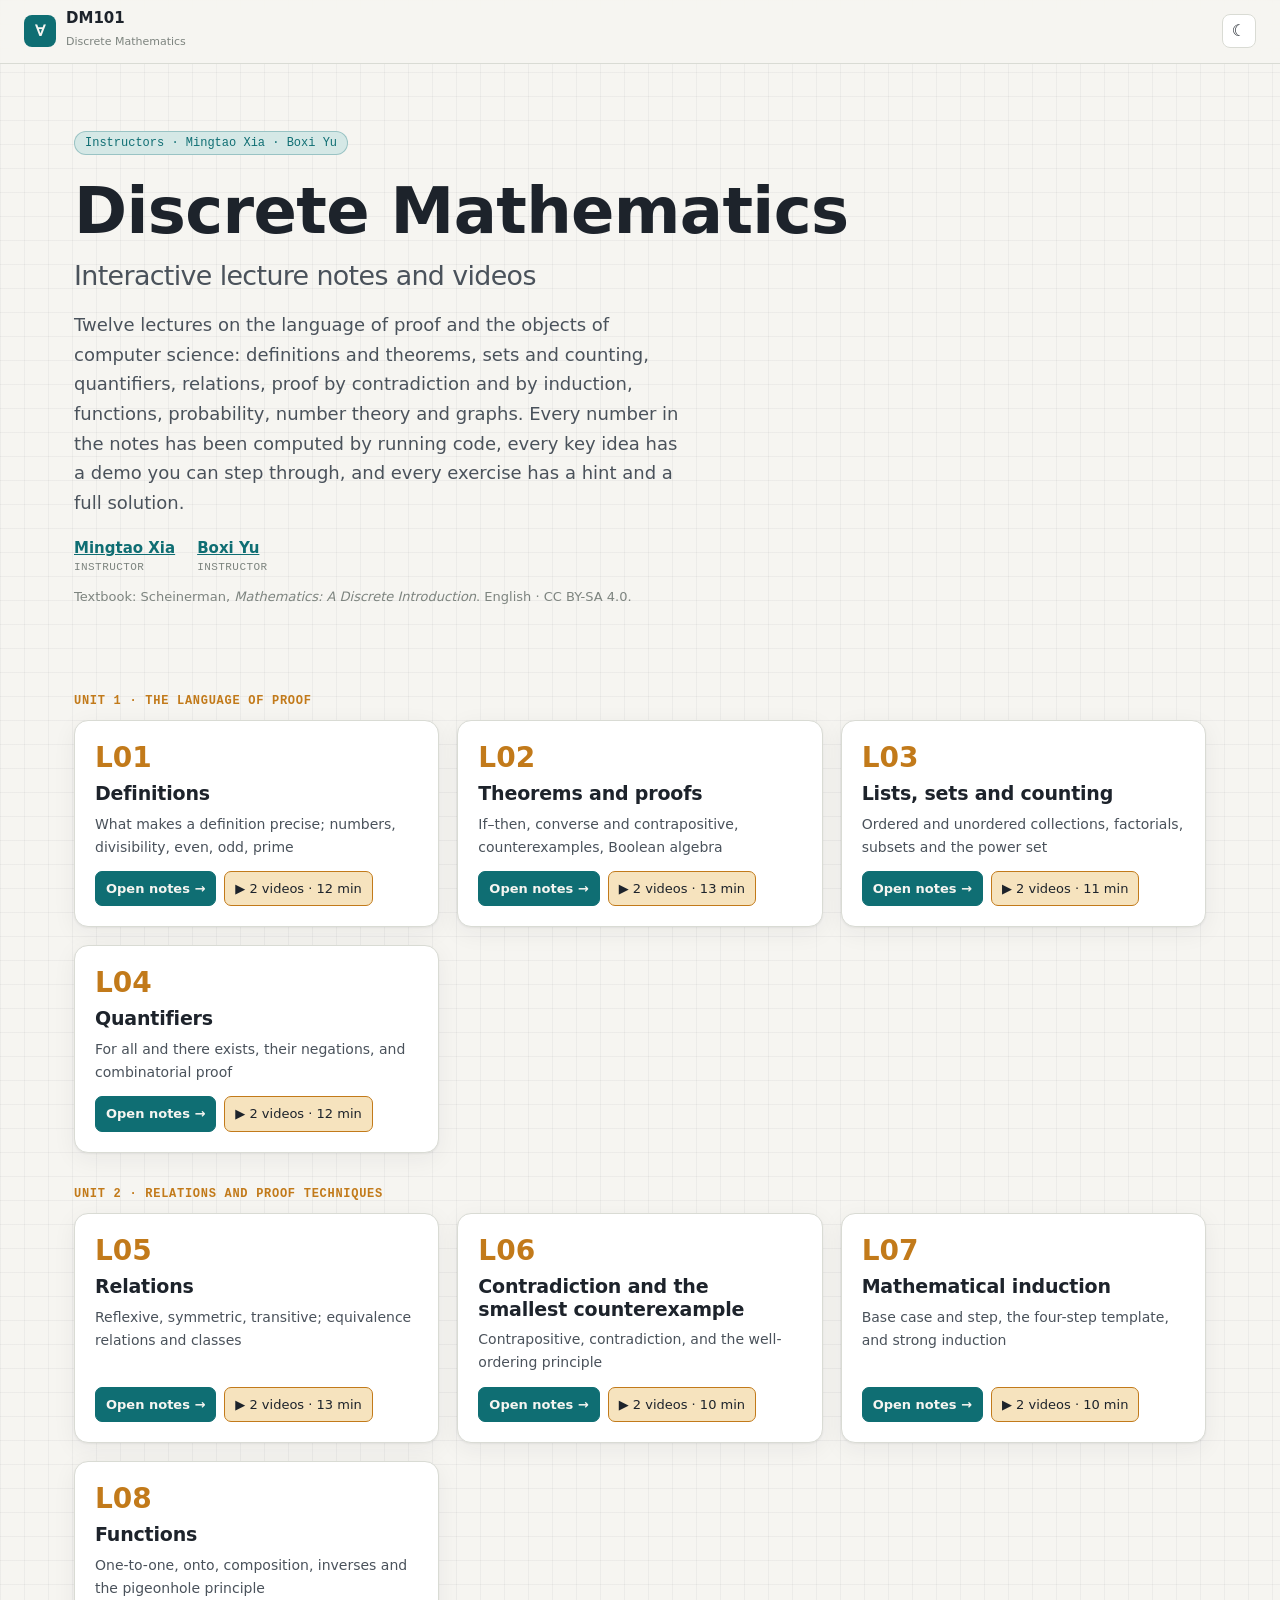
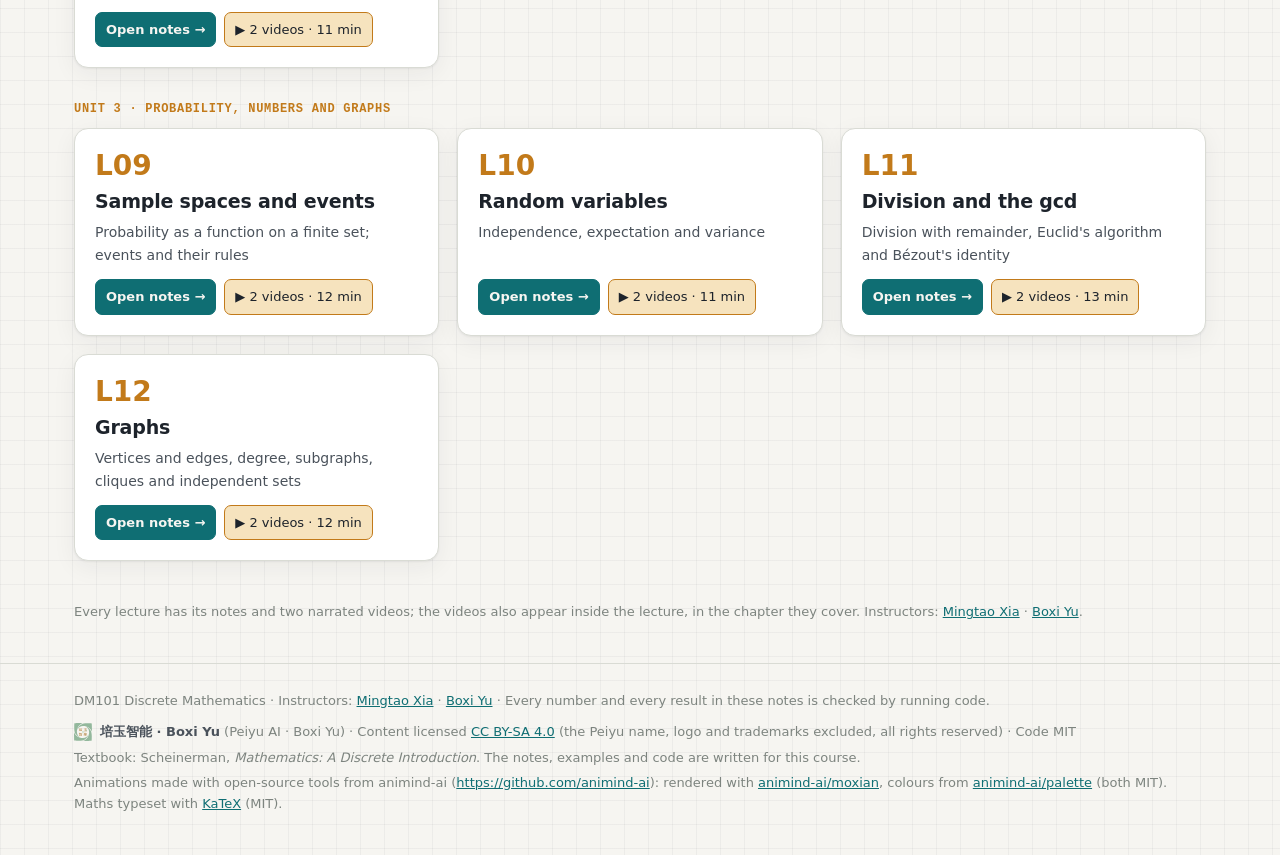
<file: index.html>
<!doctype html>
<html lang="en">
<head>
  <meta charset="UTF-8">
  <meta name="viewport" content="width=device-width, initial-scale=1.0">
  <title>DM101 Discrete Mathematics · Interactive Notes</title>
  <meta name="description" content="DM101 Discrete Mathematics: checked lecture notes, interactive pages and videos on definitions, proofs, sets, relations, induction, functions, probability, number theory and graphs. Instructors: Mingtao Xia and Boxi Yu.">
  <!-- seo --><!-- written by dm101/tools/site_build.py -->
  <link rel="canonical" href="https://boxi-math.github.io/dm101/">
  <meta property="og:type" content="website">
  <meta property="og:site_name" content="DM101 Discrete Mathematics">
  <meta property="og:title" content="DM101 Discrete Mathematics · Interactive Notes">
  <meta property="og:description" content="DM101 Discrete Mathematics: checked lecture notes, interactive pages and videos on definitions, proofs, sets, relations, induction, functions, probability, number theory and graphs. Instructors: Mingtao Xia and Boxi Yu.">
  <meta property="og:url" content="https://boxi-math.github.io/dm101/">
  <meta property="og:locale" content="en">
  <meta name="twitter:card" content="summary">
  <meta name="twitter:title" content="DM101 Discrete Mathematics · Interactive Notes">
  <meta name="twitter:description" content="DM101 Discrete Mathematics: checked lecture notes, interactive pages and videos on definitions, proofs, sets, relations, induction, functions, probability, number theory and graphs. Instructors: Mingtao Xia and Boxi Yu.">
  <!-- /seo -->
  <link rel="icon" href="data:image/svg+xml,%3Csvg xmlns='http://www.w3.org/2000/svg' viewBox='0 0 32 32'%3E%3Crect width='32' height='32' rx='7' fill='%230F6E73'/%3E%3Ctext x='16' y='22' font-family='serif' font-size='17' font-weight='700' text-anchor='middle' fill='%23F6F5F1'%3E%E2%88%80%3C/text%3E%3C/svg%3E">
  <link rel="stylesheet" href="assets/style.css">
<!-- Hub page: adapted from peiyuUniversity/aie1001/site/index.html. -->
  <style>
    .lec:hover { transform: none; }
    .lec .acts { display: flex; flex-wrap: wrap; gap: 8px; align-items: center; margin-top: 4px; }
    .lec .notes { font-size: 13px; font-weight: 600; text-decoration: none; padding: 6px 10px; border-radius: 7px; border: 1px solid var(--line); }
    .lec.ready .notes { color: var(--paper); background: var(--teal); border-color: var(--teal); }
    .lec.soon .notes { color: var(--stone); cursor: help; }
    .lec .watch { font-size: 13px; padding: 6px 10px; border-radius: 7px; border: 1px solid var(--amber); background: var(--mark); color: var(--ink); cursor: pointer; }
    .lec .watch:hover { filter: brightness(1.05); }
    .lec .msg-soon { flex-basis: 100%; font: 500 11px var(--mono); color: var(--stone); }
    .part { font: 600 12px var(--mono); color: var(--amber); letter-spacing: 0.06em; margin: 34px 0 12px; }
    dialog.player { width: min(1040px, calc(100vw - 32px)); padding: 0; border: 1px solid var(--line); border-radius: 14px; background: var(--card); color: var(--ink); }
    dialog.player::backdrop { background: rgba(0, 0, 0, 0.6); }
    dialog.player video { display: block; width: 100%; background: #000; }
    dialog.player .bar { display: flex; justify-content: space-between; align-items: center; gap: 12px; padding: 10px 14px; font-size: 14px; }
    dialog.player .plist { display: flex; flex-wrap: wrap; gap: 6px; padding: 0 14px 14px; }
    dialog.player .plist button { font-size: 12.5px; padding: 5px 9px; border-radius: 7px; border: 1px solid var(--line); background: var(--paper); color: var(--ink); cursor: pointer; text-align: left; }
    dialog.player .plist button.on { border-color: var(--amber); background: var(--mark); font-weight: 600; }
  </style>
</head>
<body>
  <header class="topbar">
    <a class="brand" href="index.html"><span class="brand-mark">∀</span><span class="brand-text"><b>DM101</b><span>Discrete Mathematics</span></span></a>
    <span class="spacer" style="flex:1"></span>
    <button class="iconbtn" id="theme" title="Light / dark">☾</button>
  </header>
  <main class="wrap">
    <section class="hero" style="grid-template-columns:minmax(0,1fr)">
      <div>
        <span class="pill">Instructors · Mingtao Xia · Boxi Yu</span>
        <h1>Discrete Mathematics<small>Interactive lecture notes and videos</small></h1>
        <p class="lead">Twelve lectures on the language of proof and the objects of computer science: definitions and theorems, sets and counting, quantifiers, relations, proof by contradiction and by induction, functions, probability, number theory and graphs. Every number in the notes has been computed by running code, every key idea has a demo you can step through, and every exercise has a hint and a full solution.</p>
        <ul class="people"><li><b><a href="https://www.birmingham.ac.uk/staff/profiles/maths/xia-mingtao" target="_blank" rel="noopener">Mingtao Xia</a></b><small>INSTRUCTOR</small></li><li><b><a href="https://boxiyu.github.io/" target="_blank" rel="noopener">Boxi Yu</a></b><small>INSTRUCTOR</small></li></ul>
        <p class="meta">Textbook: Scheinerman, <i>Mathematics: A Discrete Introduction</i>. English · CC BY-SA 4.0.</p>
      </div>
    </section>
    <div id="lectures"></div>
    <p class="meta" style="margin:40px 0">Every lecture has its notes and two narrated videos; the videos also appear inside the lecture, in the chapter they cover.
    Instructors: <a href="https://www.birmingham.ac.uk/staff/profiles/maths/xia-mingtao" target="_blank" rel="noopener">Mingtao Xia</a> · <a href="https://boxiyu.github.io/" target="_blank" rel="noopener">Boxi Yu</a>.</p>
  </main>
  <footer></footer>
  <script src="assets/course.js"></script>
  <script>
    renderFooter("");
    const LECTURES = [
      ["Unit 1 · The language of proof", [
        [1, "Definitions", "What makes a definition precise; numbers, divisibility, even, odd, prime"],
        [2, "Theorems and proofs", "If–then, converse and contrapositive, counterexamples, Boolean algebra"],
        [3, "Lists, sets and counting", "Ordered and unordered collections, factorials, subsets and the power set"],
        [4, "Quantifiers", "For all and there exists, their negations, and combinatorial proof"],
      ]],
      ["Unit 2 · Relations and proof techniques", [
        [5, "Relations", "Reflexive, symmetric, transitive; equivalence relations and classes"],
        [6, "Contradiction and the smallest counterexample", "Contrapositive, contradiction, and the well-ordering principle"],
        [7, "Mathematical induction", "Base case and step, the four-step template, and strong induction"],
        [8, "Functions", "One-to-one, onto, composition, inverses and the pigeonhole principle"],
      ]],
      ["Unit 3 · Probability, numbers and graphs", [
        [9, "Sample spaces and events", "Probability as a function on a finite set; events and their rules"],
        [10, "Random variables", "Independence, expectation and variance"],
        [11, "Division and the gcd", "Division with remainder, Euclid's algorithm and Bézout's identity"],
        [12, "Graphs", "Vertices and edges, degree, subgraphs, cliques and independent sets"],
      ]],
    ];
    // Video parts per lecture: [title, minutes]. Files are LNN/media/LNN-K.mp4 (gitignored, copied from build/).
    const VIDEOS = {
      1: [["Definitions and divisibility", 6.1], ["Even, odd and prime", 6.2]],
      2: [["If–then: converse, contrapositive, counterexample", 7.0], ["Boolean algebra and truth tables", 5.5]],
      3: [["Counting lists", 4.8], ["Sets, subsets and set operations", 6.3]],
      4: [["For all and there exists", 5.6], ["Order of quantifiers, and counting two ways", 6.3]],
      5: [["Relations and their properties", 6.4], ["Equivalence relations and classes", 6.2]],
      6: [["Contrapositive and contradiction", 4.9], ["Well-ordering and the smallest counterexample", 5.3]],
      7: [["Induction: from one case to every case", 5.8], ["Strong induction", 4.3]],
      8: [["Functions: one arrow out of every input", 5.9], ["Composition, inverses and the pigeonhole principle", 5.3]],
      9: [["Sample spaces and events", 6.5], ["Conditional probability and independence", 5.4]],
      10: [["Random variables and independence", 5.5], ["Expectation and variance", 5.9]],
      11: [["Division with remainder, and the gcd", 6.4], ["Euclid's algorithm and Bézout's identity", 6.6]],
      12: [["Graphs, degrees and the handshake lemma", 6.7], ["Subgraphs, cliques and independent sets", 5.7]],
    };
    const pad = (n) => String(n).padStart(2, "0");
    // A core lecture is a number (folder LNN), an elective its id string (folder E1).
    const fid = (n) => (typeof n === "number" ? `L${pad(n)}` : n);
    const longName = (n) => (typeof n === "number" ? `Lecture ${n}` : `Elective ${n}`);
    const total = (n) => Math.round((VIDEOS[n] || []).reduce((a, [, m]) => a + m, 0));
    document.getElementById("lectures").innerHTML = LECTURES.map(([part, list]) =>
      `<div class="part">${part.toUpperCase()}</div><div class="chapters">` + list.map(([n, t, s, kind]) =>
        `<div class="card chapcard lec soon${kind === "later" ? " later" : ""}" data-n="${fid(n)}" data-kind="${kind || ""}">
          <span class="num">${fid(n)}</span><h3>${t}</h3><p>${s}</p>
          <div class="acts">
            <span class="notes" data-href="${fid(n)}/index.html">${kind === "later" ? "Planned for later" : "Notes in preparation"}</span>
            ${VIDEOS[n] ? `<button class="watch" data-n="${n}" data-title="${t}" hidden>▶ ${VIDEOS[n].length} videos · ${total(n)} min</button>` : ""}
          </div></div>`).join("") + "</div>").join("");
    // A lecture is live when its folder has an index.html (on the published site: only the lectures in
    // site/PUBLISHED). Until then the card has no link and no video button, so the hub never links to a page or
    // video that isn't there. Over file:// the check can't run, so every lecture shows as live.
    // tools/publish.py replaces the null below with the published folder ids (site/PUBLISHED: "L01", …, "E1"), so
    // the published hub needs no probing; the working copy checks each folder with a HEAD request instead.
    // 
    const PUBLISHED = ["L01", "L02", "L03", "L04", "L05", "L06", "L07", "L08", "L09", "L10", "L11", "L12"];
    const local = location.protocol === "file:";
    document.querySelectorAll(".lec").forEach((card) => {
      const label = card.querySelector(".notes");
      const ready = () => {
        const a = document.createElement("a");
        a.className = "notes";
        a.href = label.dataset.href;
        a.textContent = card.dataset.kind === "page" ? "Open page →" : "Open notes →";
        label.replaceWith(a);
        card.classList.replace("soon", "ready");
        const watch = card.querySelector(".watch");
        if (watch) watch.hidden = false;
      };
      if (card.dataset.kind === "later") { label.title = "This elective is planned for later."; return; }
      label.title = "The notes for this lecture are still being written.";
      if (Array.isArray(PUBLISHED)) { if (PUBLISHED.includes(card.dataset.n)) ready(); return; }
      // Over file:// an elective counts as live only once the hub lists its videos (or it is a link page), so the
      // ones another lane is still producing stay "in preparation" in the working copy too.
      if (local) { if (card.dataset.n.startsWith("E") && !card.querySelector(".watch") && card.dataset.kind !== "page") return; return ready(); }
      fetch(label.dataset.href, { method: "HEAD" })
        .then((r) => { if (r.ok) ready(); })
        .catch(() => { /* offline or blocked: leave the card as "in preparation" */ });
    });
    // One shared player: the lecture's parts are listed under the video, and each part
    // runs on into the next.
    const dlg = document.createElement("dialog");
    dlg.className = "player";
    dlg.innerHTML = `<video controls preload="none"></video><div class="bar"><b></b><button class="cbtn">Close</button></div><div class="plist"></div>`;
    document.body.appendChild(dlg);
    const vid = dlg.querySelector("video");
    // Captions: media/LNN-K.vtt next to every video (dm101/tools/site_build.py); a Chinese track only for these.
    const ZH_CAPTIONS = new Set([]);
    let cur = { n: 0, k: 0, title: "" };
    function playPart(k) {
      const parts = VIDEOS[cur.n];
      cur.k = k;
      const base = `${fid(cur.n)}/media/${fid(cur.n)}-${k + 1}`;
      vid.querySelectorAll("track").forEach((t) => t.remove());
      [["en", "English", ""], ...(ZH_CAPTIONS.has(fid(cur.n)) ? [["zh", "中文", ".zh"]] : [])].forEach(([lang, label, ext], j) => {
        const t = document.createElement("track");
        Object.assign(t, { kind: "captions", srclang: lang, label, src: `${base}${ext}.vtt`, default: j === 0 });
        vid.appendChild(t);
      });
      vid.src = `${base}.mp4`;
      // English on, the others off (set again once the video loads: Chrome re-runs its own track selection).
      const captionModes = () => [...vid.textTracks].forEach((t, j) => { t.mode = j === 0 ? "showing" : "disabled"; });
      captionModes();
      vid.addEventListener("loadedmetadata", captionModes, { once: true });
      dlg.querySelector("b").textContent = `${longName(cur.n)} · Part ${k + 1} of ${parts.length} — ${parts[k][0]}`;
      dlg.querySelectorAll(".plist button").forEach((b, j) => b.classList.toggle("on", j === k));
      vid.play().catch(() => {});
    }
    vid.addEventListener("ended", () => { if (cur.k + 1 < VIDEOS[cur.n].length) playPart(cur.k + 1); });
    dlg.querySelector(".bar button").onclick = () => dlg.close();
    dlg.addEventListener("close", () => vid.pause());
    document.querySelectorAll(".watch").forEach((b) => {
      b.onclick = () => {
        cur = { n: /^\d+$/.test(b.dataset.n) ? +b.dataset.n : b.dataset.n, k: 0, title: b.dataset.title };
        dlg.querySelector(".plist").innerHTML = VIDEOS[cur.n].map(([t, m], j) =>
          `<button data-k="${j}">${j + 1}. ${t} · ${m.toFixed(1)} min</button>`).join("");
        dlg.querySelectorAll(".plist button").forEach((pb) => { pb.onclick = () => playPart(+pb.dataset.k); });
        dlg.showModal();
        playPart(0);
      };
    });
    const themeBtn = document.getElementById("theme");
    function applyTheme(t) {
      if (t) document.documentElement.dataset.theme = t; else delete document.documentElement.dataset.theme;
      const dark = t ? t === "dark" : matchMedia("(prefers-color-scheme: dark)").matches;
      themeBtn.textContent = dark ? "☀" : "☾";
    }
    try { applyTheme(localStorage.getItem(COURSE.themeKey)); } catch { applyTheme(null); }
    themeBtn.onclick = () => {
      const cur = document.documentElement.dataset.theme;
      const dark = cur ? cur === "dark" : matchMedia("(prefers-color-scheme: dark)").matches;
      const t = dark ? "light" : "dark";
      applyTheme(t);
      try { localStorage.setItem(COURSE.themeKey, t); } catch { /* storage unavailable */ }
    };
  </script>
</body>
</html>
</file>
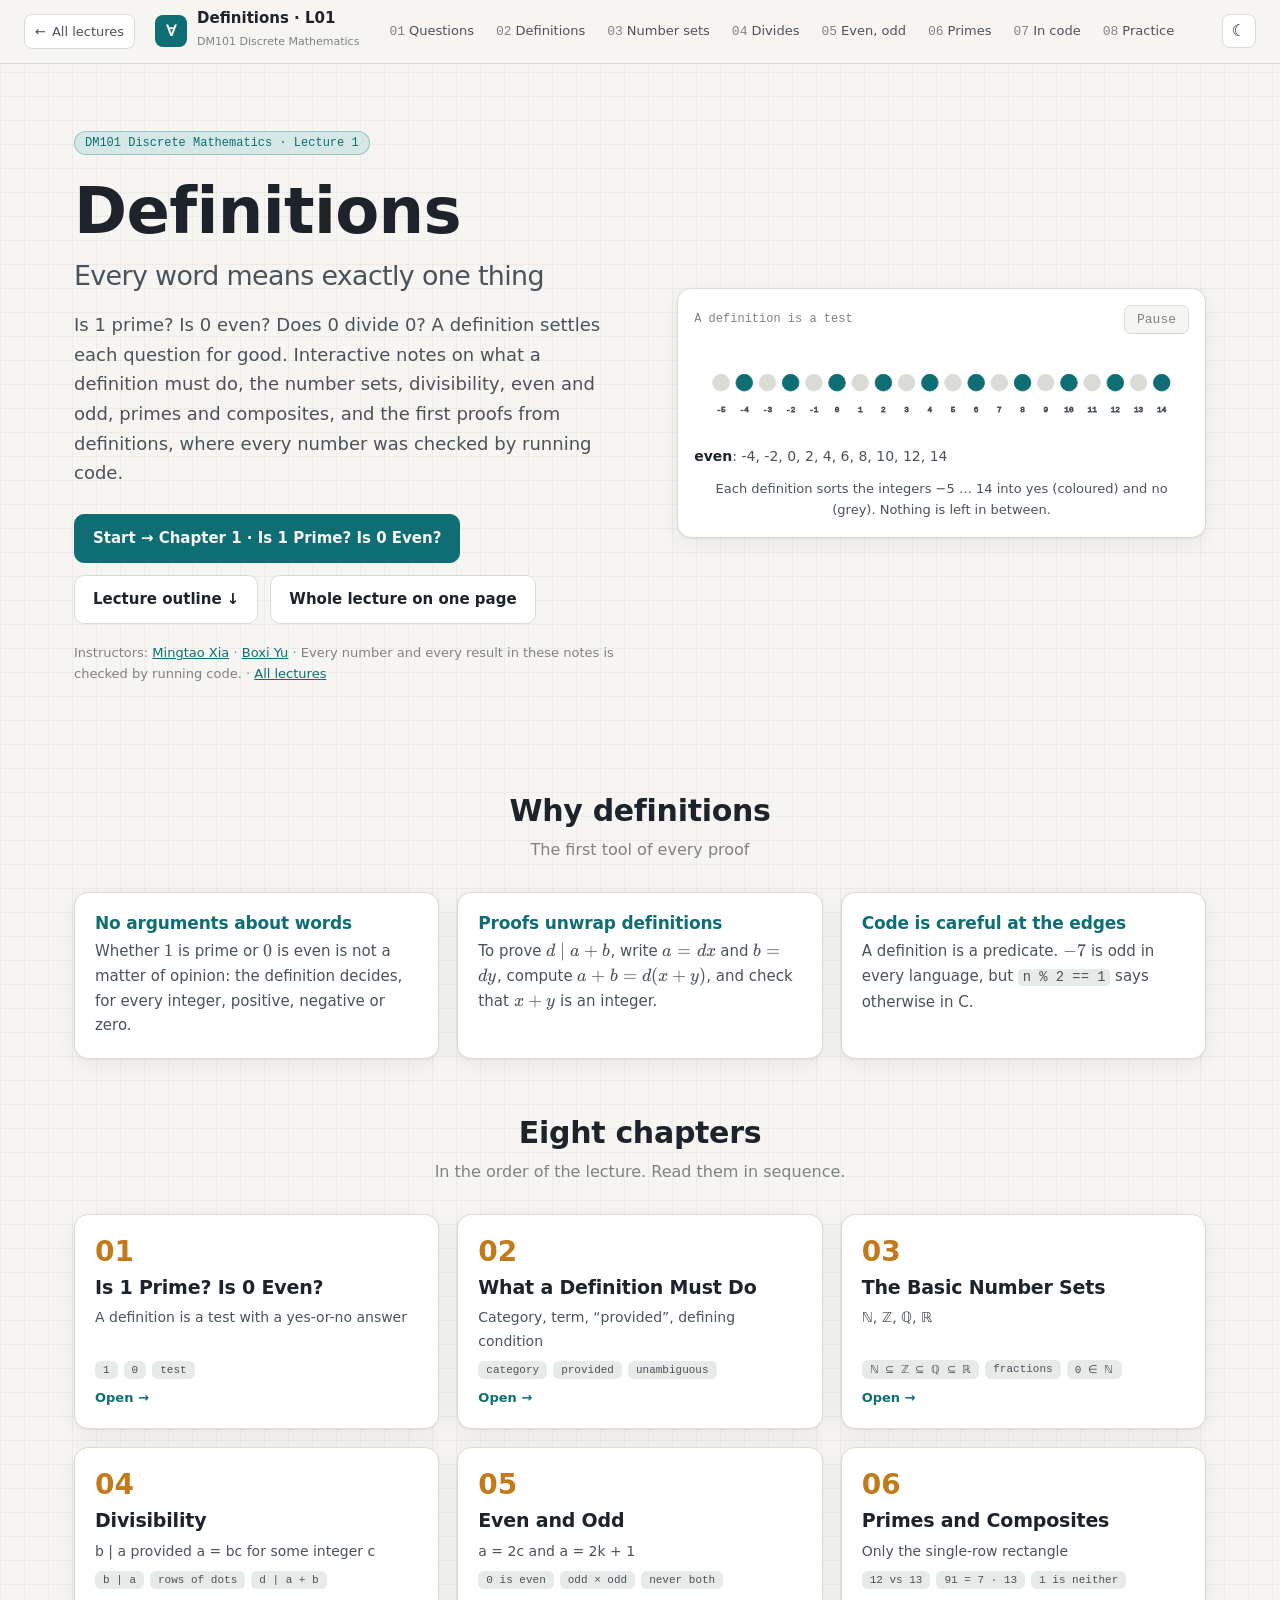
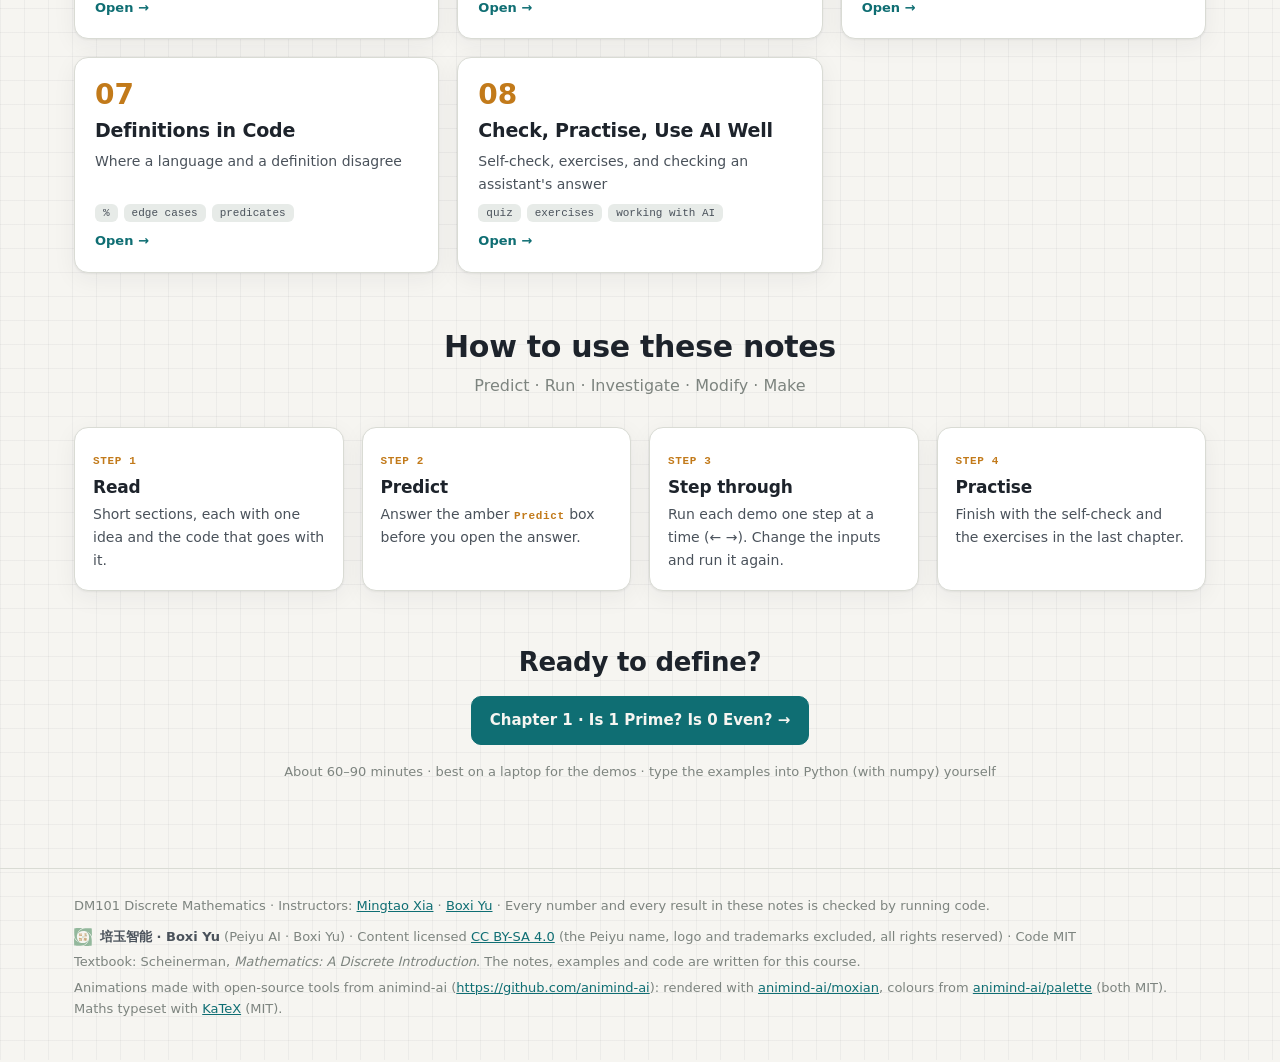
<file: L01/index.html>
<!doctype html>
<html lang="en">
<head>
  <meta charset="UTF-8">
  <meta name="viewport" content="width=device-width, initial-scale=1.0">
  <title>Definitions — DM101 Lecture 1 Interactive Notes</title>
  <meta name="description" content="DM101 Discrete Mathematics, Lecture 1: interactive notes on definitions, the number sets, divisibility, even, odd, prime and composite. Sort integers with a definition, lay out dots in equal rows, and find every rectangle of n dots.">
  <!-- seo --><!-- written by dm101/tools/site_build.py -->
  <link rel="canonical" href="https://boxi-math.github.io/dm101/L01/">
  <meta property="og:type" content="article">
  <meta property="og:site_name" content="DM101 Discrete Mathematics">
  <meta property="og:title" content="Definitions — DM101 Lecture 1 Interactive Notes">
  <meta property="og:description" content="DM101 Discrete Mathematics, Lecture 1: interactive notes on definitions, the number sets, divisibility, even, odd, prime and composite. Sort integers with a definition, lay out dots in equal rows, and find every rectangle of n dots.">
  <meta property="og:url" content="https://boxi-math.github.io/dm101/L01/">
  <meta property="og:locale" content="en">
  <meta name="twitter:card" content="summary">
  <meta name="twitter:title" content="Definitions — DM101 Lecture 1 Interactive Notes">
  <meta name="twitter:description" content="DM101 Discrete Mathematics, Lecture 1: interactive notes on definitions, the number sets, divisibility, even, odd, prime and composite. Sort integers with a definition, lay out dots in equal rows, and find every rectangle of n dots.">
  <!-- /seo -->
  <link rel="icon" href="data:image/svg+xml,%3Csvg xmlns='http://www.w3.org/2000/svg' viewBox='0 0 32 32'%3E%3Crect width='32' height='32' rx='7' fill='%230F6E73'/%3E%3Ctext x='16' y='22' font-family='serif' font-size='17' font-weight='700' text-anchor='middle' fill='%23F6F5F1'%3E%E2%88%80%3C/text%3E%3C/svg%3E">
  <link rel="stylesheet" href="../assets/katex/katex.min.css">
  <link rel="stylesheet" href="../assets/style.css">
</head>
<body>
  <header class="topbar">
    <a class="brand" href="#/"><span class="brand-mark">∀</span><span class="brand-text"></span></a>
    <nav class="chapnav" id="chapnav" aria-label="Chapters"></nav>
    <button class="iconbtn" id="theme" title="Light / dark">☾</button>
    <div class="progress" id="progress"></div>
  </header>
  <main id="main"></main>
  <footer></footer>
  <script src="../assets/katex/katex.min.js"></script>
  <script src="../assets/katex/auto-render.min.js"></script>
  <script src="../assets/course.js"></script>
  <script src="../assets/lib.js"></script>
  <script src="extras.js"></script>
  <script src="demos.js"></script>
  <script src="chapters.js"></script>
  <script src="../assets/app.js"></script>
</body>
</html>
</file>
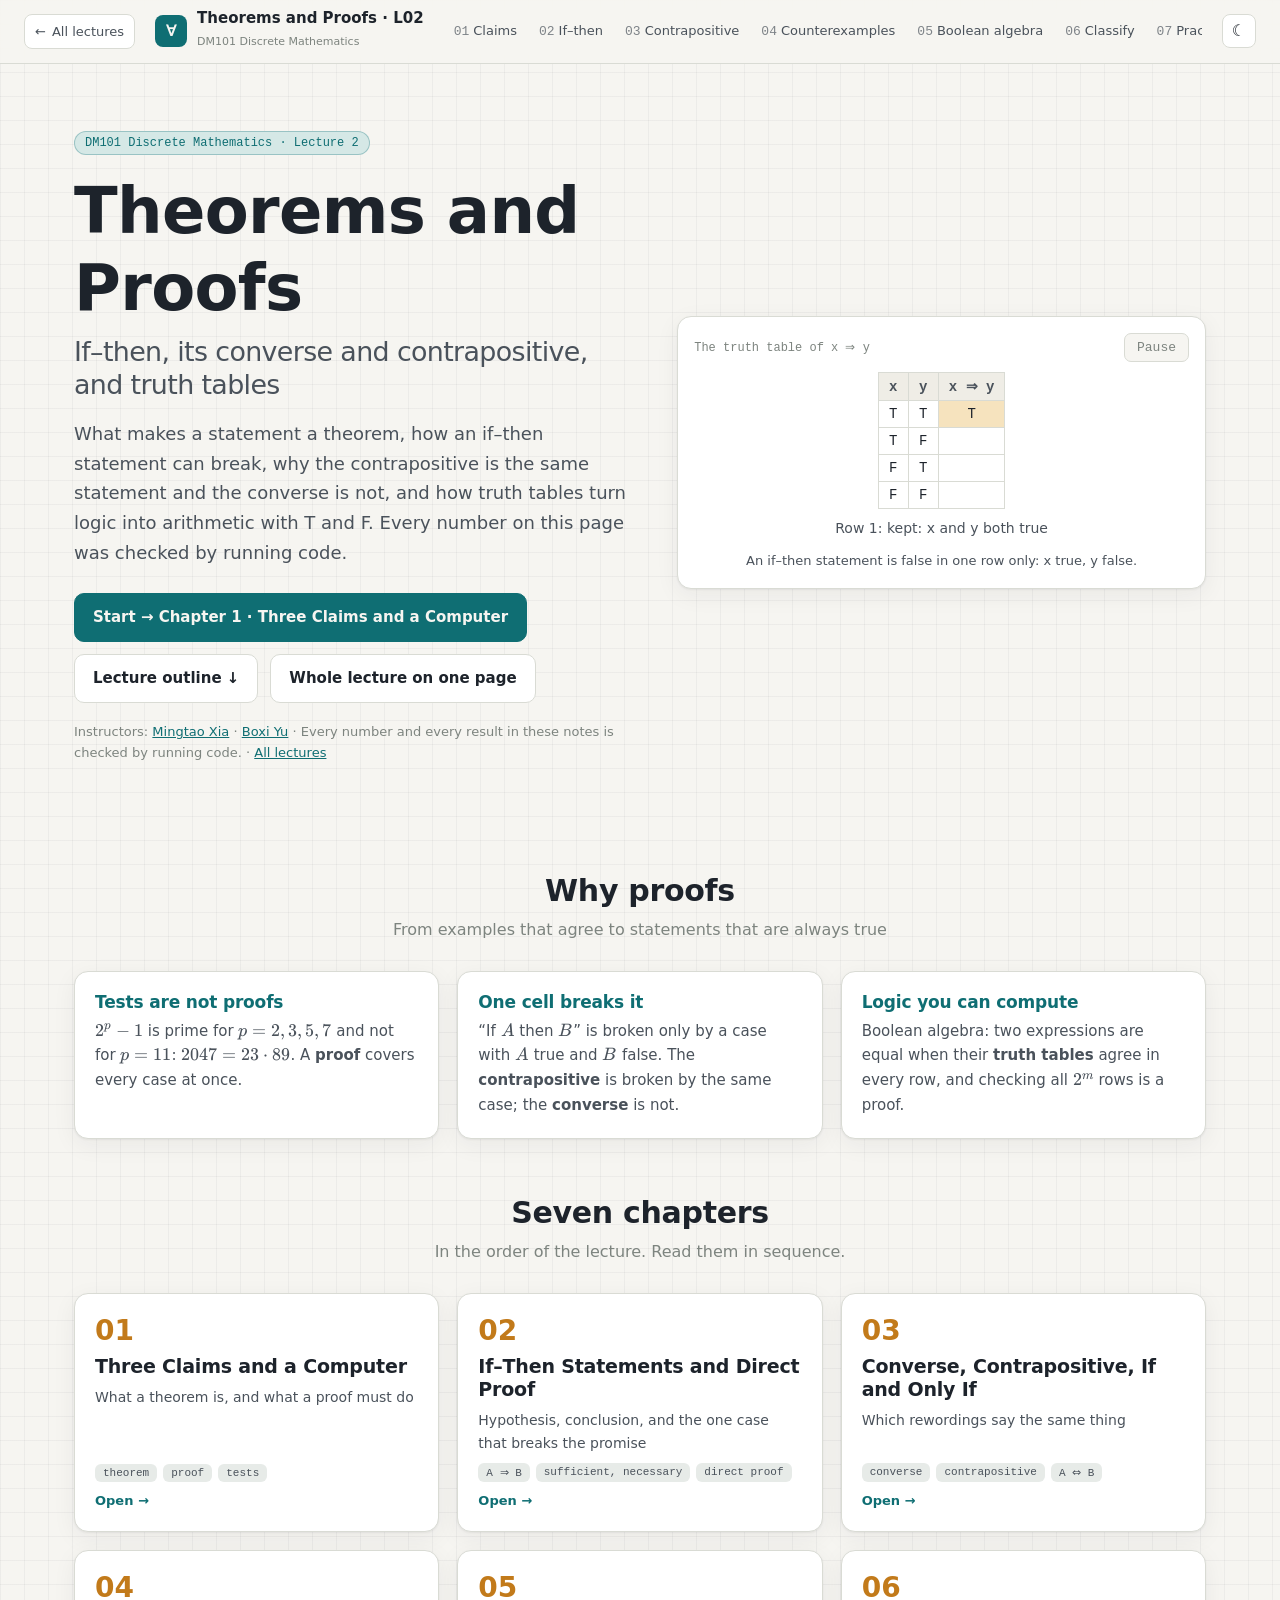
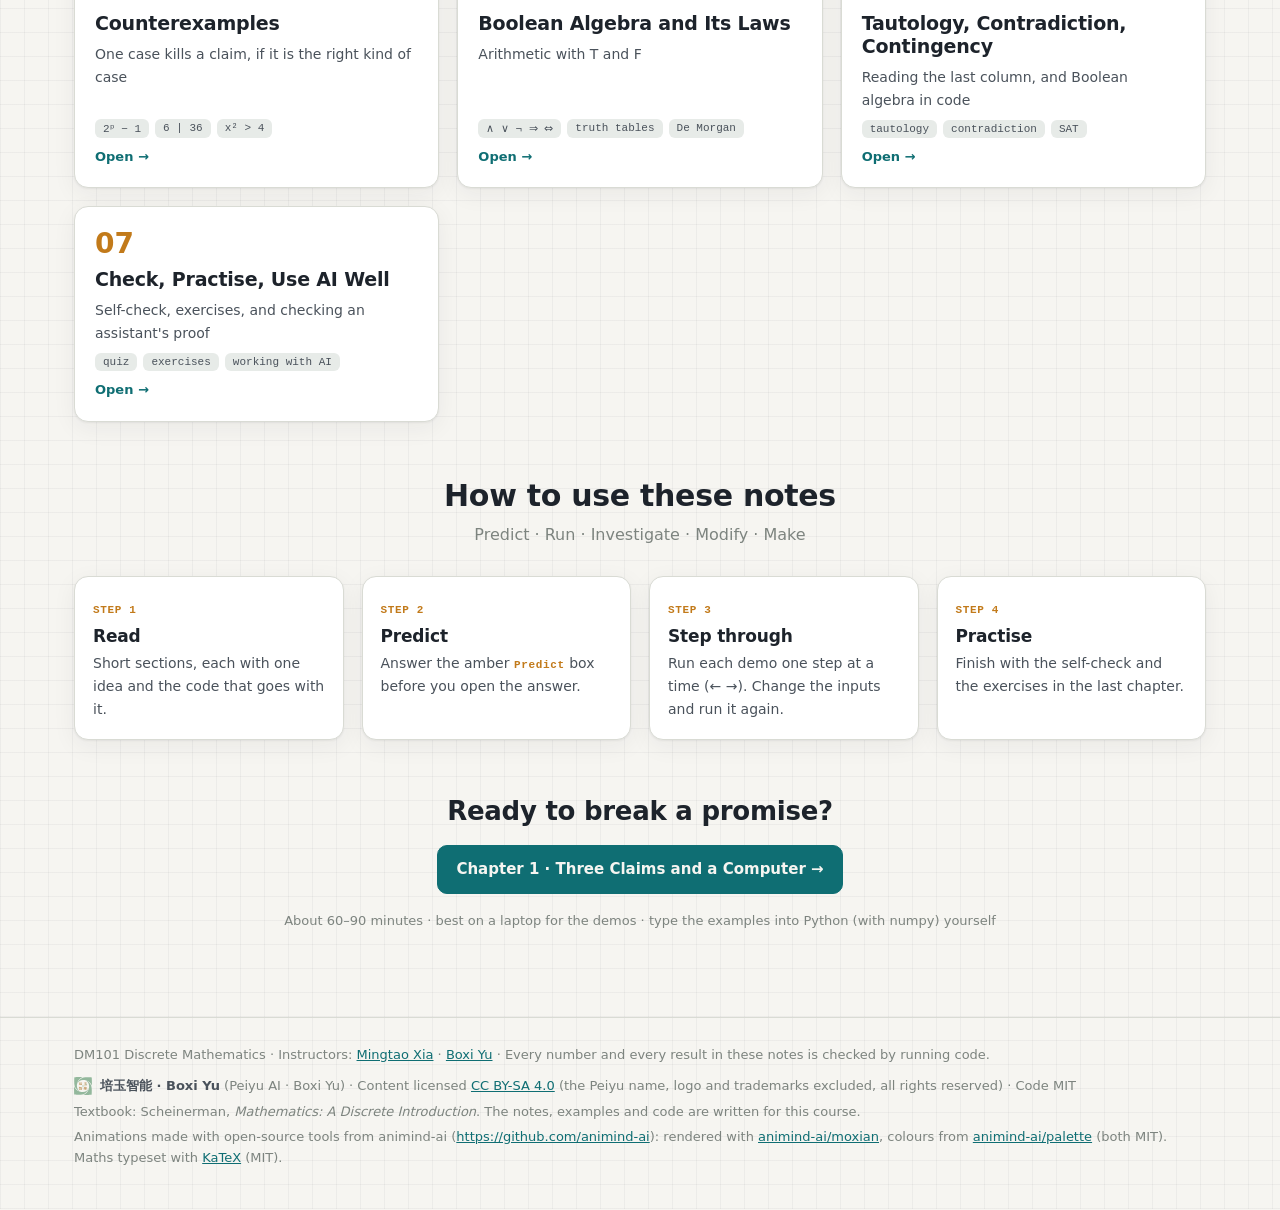
<file: L02/index.html>
<!doctype html>
<html lang="en">
<head>
  <meta charset="UTF-8">
  <meta name="viewport" content="width=device-width, initial-scale=1.0">
  <title>Theorems and Proofs — DM101 Lecture 2 Interactive Notes</title>
  <meta name="description" content="DM101 Discrete Mathematics, Lecture 2: interactive notes on theorems and proofs. Sort cases into the grid that breaks an if–then statement, compare converse and contrapositive, hunt counterexamples, and check Boolean laws with truth tables.">
  <!-- seo --><!-- written by dm101/tools/site_build.py -->
  <link rel="canonical" href="https://boxi-math.github.io/dm101/L02/">
  <meta property="og:type" content="article">
  <meta property="og:site_name" content="DM101 Discrete Mathematics">
  <meta property="og:title" content="Theorems and Proofs — DM101 Lecture 2 Interactive Notes">
  <meta property="og:description" content="DM101 Discrete Mathematics, Lecture 2: interactive notes on theorems and proofs. Sort cases into the grid that breaks an if–then statement, compare converse and contrapositive, hunt counterexamples, and check Boolean laws with truth tables.">
  <meta property="og:url" content="https://boxi-math.github.io/dm101/L02/">
  <meta property="og:locale" content="en">
  <meta name="twitter:card" content="summary">
  <meta name="twitter:title" content="Theorems and Proofs — DM101 Lecture 2 Interactive Notes">
  <meta name="twitter:description" content="DM101 Discrete Mathematics, Lecture 2: interactive notes on theorems and proofs. Sort cases into the grid that breaks an if–then statement, compare converse and contrapositive, hunt counterexamples, and check Boolean laws with truth tables.">
  <!-- /seo -->
  <link rel="icon" href="data:image/svg+xml,%3Csvg xmlns='http://www.w3.org/2000/svg' viewBox='0 0 32 32'%3E%3Crect width='32' height='32' rx='7' fill='%230F6E73'/%3E%3Ctext x='16' y='22' font-family='serif' font-size='17' font-weight='700' text-anchor='middle' fill='%23F6F5F1'%3E%E2%88%80%3C/text%3E%3C/svg%3E">
  <link rel="stylesheet" href="../assets/katex/katex.min.css">
  <link rel="stylesheet" href="../assets/style.css">
</head>
<body>
  <header class="topbar">
    <a class="brand" href="#/"><span class="brand-mark">∀</span><span class="brand-text"></span></a>
    <nav class="chapnav" id="chapnav" aria-label="Chapters"></nav>
    <button class="iconbtn" id="theme" title="Light / dark">☾</button>
    <div class="progress" id="progress"></div>
  </header>
  <main id="main"></main>
  <footer></footer>
  <script src="../assets/katex/katex.min.js"></script>
  <script src="../assets/katex/auto-render.min.js"></script>
  <script src="../assets/course.js"></script>
  <script src="../assets/lib.js"></script>
  <script src="extras.js"></script>
  <script src="demos.js"></script>
  <script src="chapters.js"></script>
  <script src="../assets/app.js"></script>
</body>
</html>
</file>
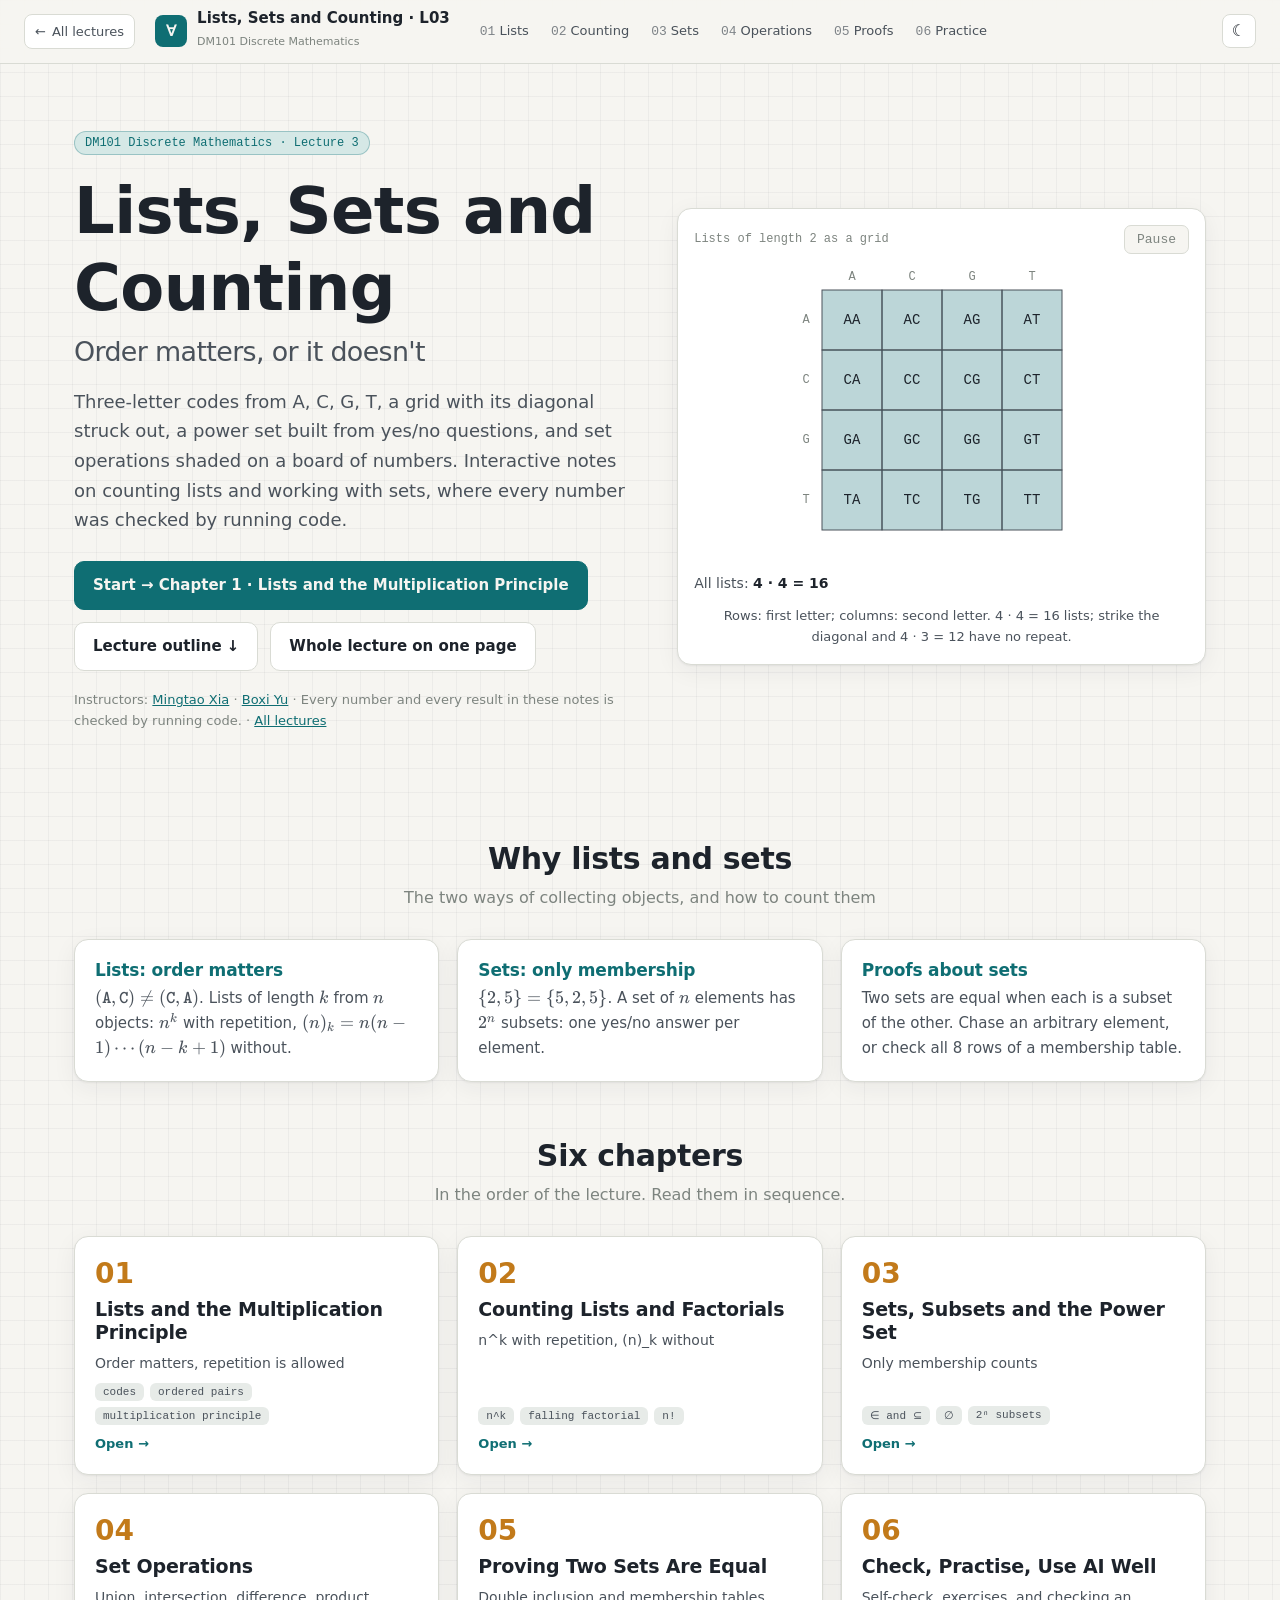
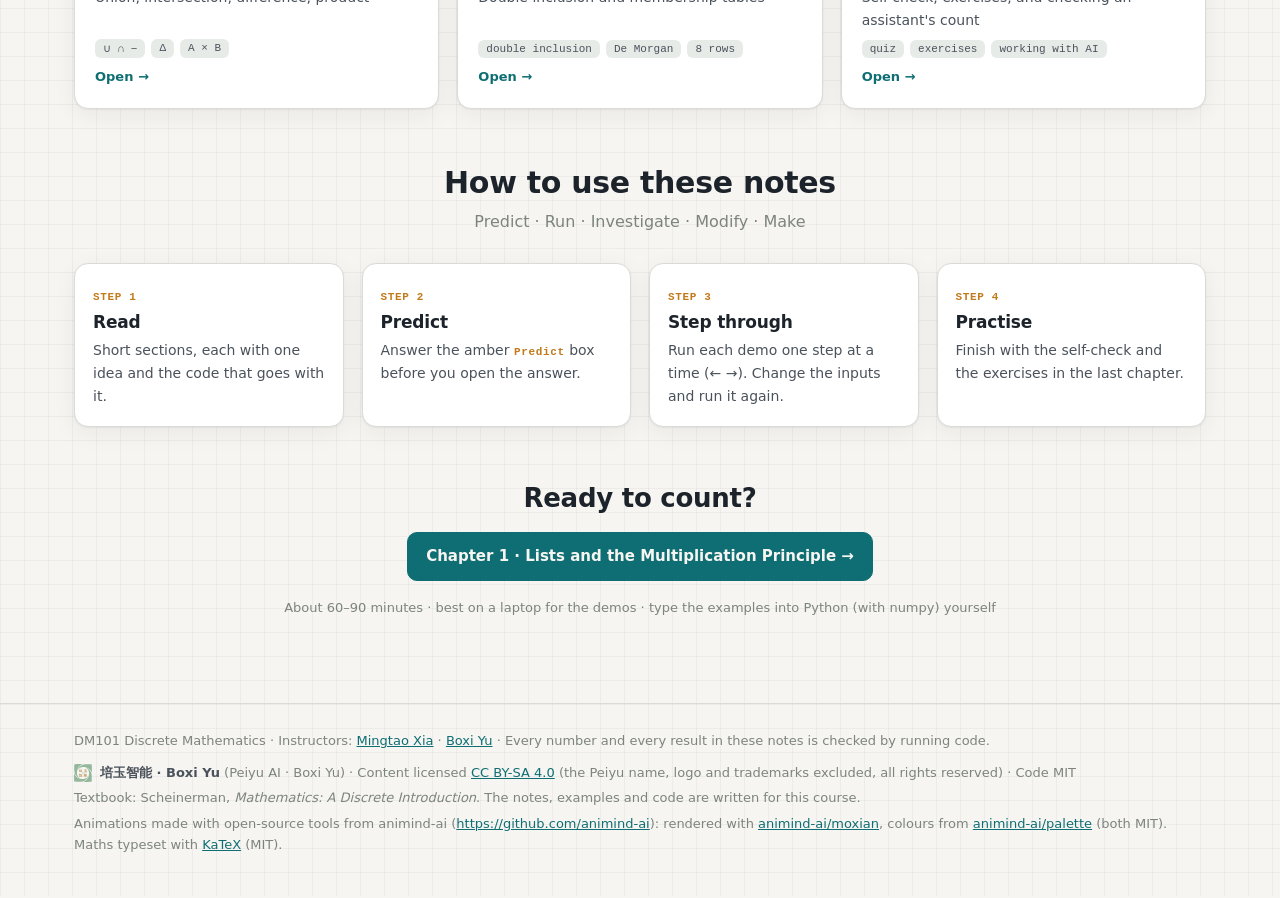
<file: L03/index.html>
<!doctype html>
<html lang="en">
<head>
  <meta charset="UTF-8">
  <meta name="viewport" content="width=device-width, initial-scale=1.0">
  <title>Lists, Sets and Counting — DM101 Lecture 3 Interactive Notes</title>
  <meta name="description" content="DM101 Discrete Mathematics, Lecture 3: interactive notes on lists, sets and counting. Strike the diagonal of a grid of codes, build a power set one yes/no question at a time, shade set operations on a number board, and check set laws with an 8-row membership table.">
  <!-- seo --><!-- written by dm101/tools/site_build.py -->
  <link rel="canonical" href="https://boxi-math.github.io/dm101/L03/">
  <meta property="og:type" content="article">
  <meta property="og:site_name" content="DM101 Discrete Mathematics">
  <meta property="og:title" content="Lists, Sets and Counting — DM101 Lecture 3 Interactive Notes">
  <meta property="og:description" content="DM101 Discrete Mathematics, Lecture 3: interactive notes on lists, sets and counting. Strike the diagonal of a grid of codes, build a power set one yes/no question at a time, shade set operations on a number board, and check set laws with an 8-row membership table.">
  <meta property="og:url" content="https://boxi-math.github.io/dm101/L03/">
  <meta property="og:locale" content="en">
  <meta name="twitter:card" content="summary">
  <meta name="twitter:title" content="Lists, Sets and Counting — DM101 Lecture 3 Interactive Notes">
  <meta name="twitter:description" content="DM101 Discrete Mathematics, Lecture 3: interactive notes on lists, sets and counting. Strike the diagonal of a grid of codes, build a power set one yes/no question at a time, shade set operations on a number board, and check set laws with an 8-row membership table.">
  <!-- /seo -->
  <link rel="icon" href="data:image/svg+xml,%3Csvg xmlns='http://www.w3.org/2000/svg' viewBox='0 0 32 32'%3E%3Crect width='32' height='32' rx='7' fill='%230F6E73'/%3E%3Ctext x='16' y='22' font-family='serif' font-size='17' font-weight='700' text-anchor='middle' fill='%23F6F5F1'%3E%E2%88%80%3C/text%3E%3C/svg%3E">
  <link rel="stylesheet" href="../assets/katex/katex.min.css">
  <link rel="stylesheet" href="../assets/style.css">
</head>
<body>
  <header class="topbar">
    <a class="brand" href="#/"><span class="brand-mark">∀</span><span class="brand-text"></span></a>
    <nav class="chapnav" id="chapnav" aria-label="Chapters"></nav>
    <button class="iconbtn" id="theme" title="Light / dark">☾</button>
    <div class="progress" id="progress"></div>
  </header>
  <main id="main"></main>
  <footer></footer>
  <script src="../assets/katex/katex.min.js"></script>
  <script src="../assets/katex/auto-render.min.js"></script>
  <script src="../assets/course.js"></script>
  <script src="../assets/lib.js"></script>
  <script src="extras.js"></script>
  <script src="demos.js"></script>
  <script src="chapters.js"></script>
  <script src="../assets/app.js"></script>
</body>
</html>
</file>
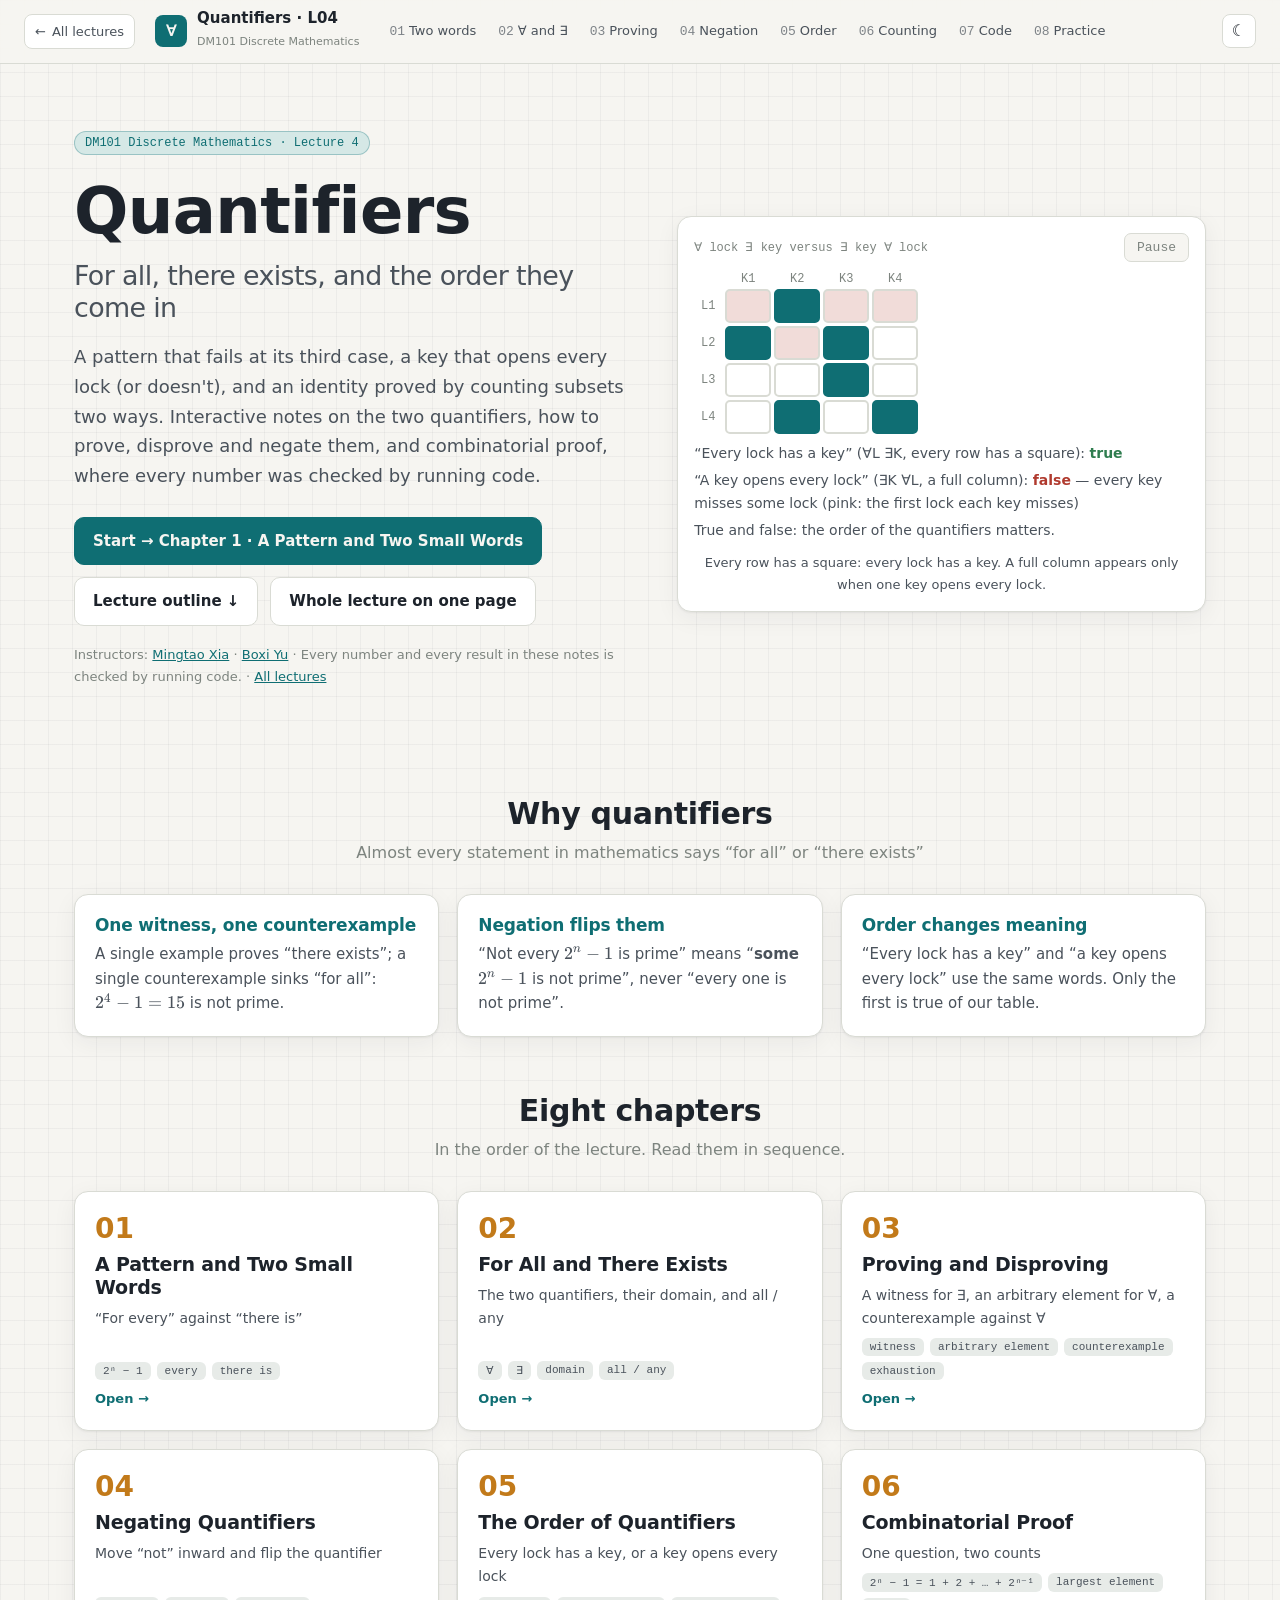
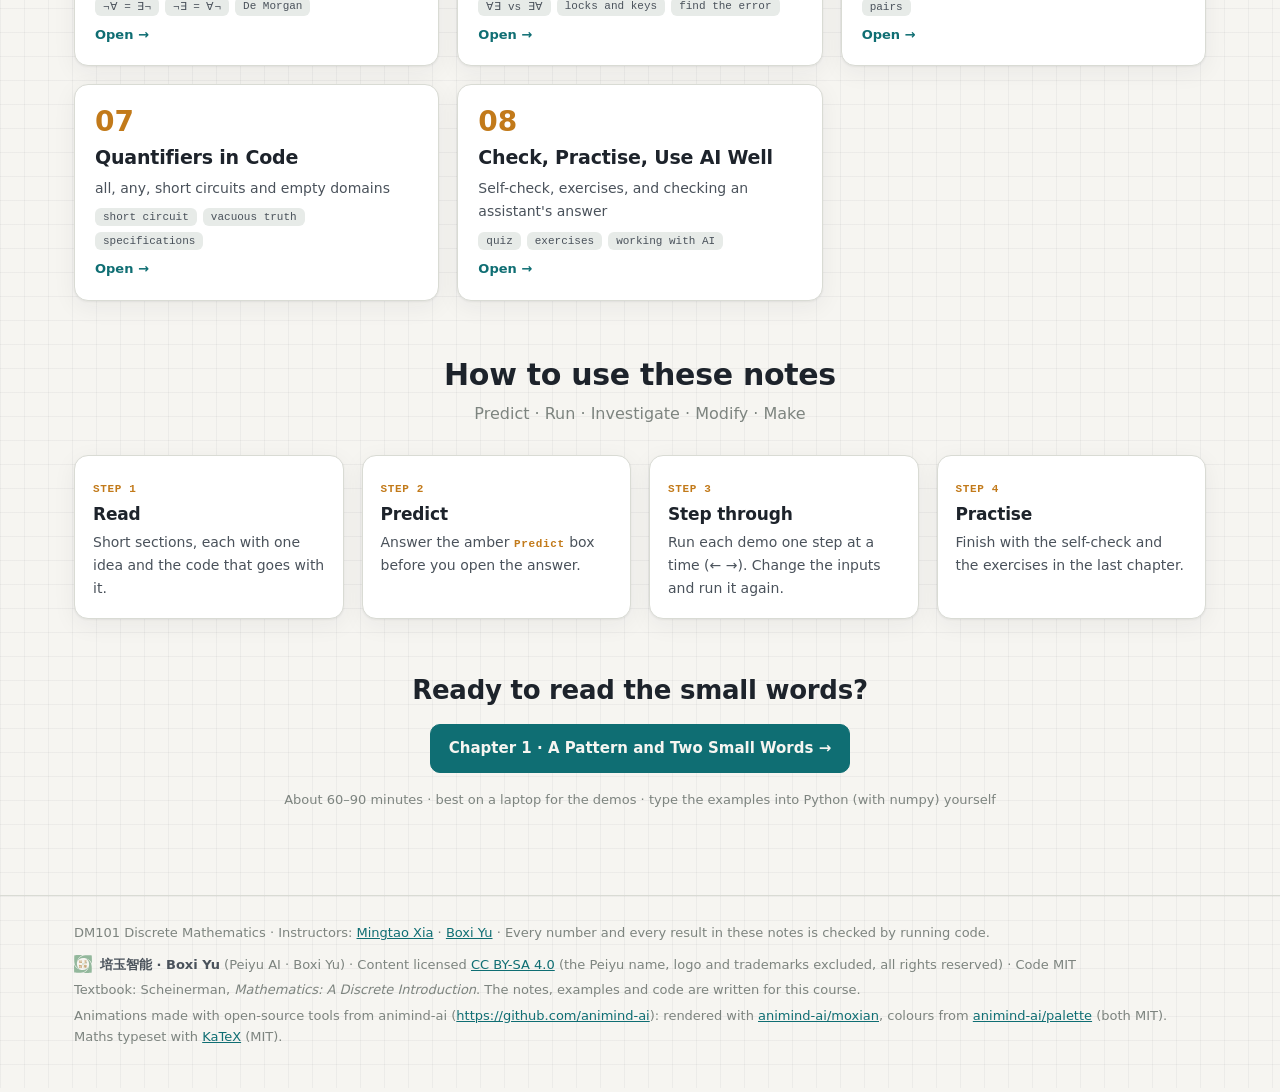
<file: L04/index.html>
<!doctype html>
<html lang="en">
<head>
  <meta charset="UTF-8">
  <meta name="viewport" content="width=device-width, initial-scale=1.0">
  <title>Quantifiers — DM101 Lecture 4 Interactive Notes</title>
  <meta name="description" content="DM101 Discrete Mathematics, Lecture 4: interactive notes on for all and there exists. Hunt for witnesses and counterexamples, negate statements, test locks and keys for the order of quantifiers, and count subsets two ways.">
  <!-- seo --><!-- written by dm101/tools/site_build.py -->
  <link rel="canonical" href="https://boxi-math.github.io/dm101/L04/">
  <meta property="og:type" content="article">
  <meta property="og:site_name" content="DM101 Discrete Mathematics">
  <meta property="og:title" content="Quantifiers — DM101 Lecture 4 Interactive Notes">
  <meta property="og:description" content="DM101 Discrete Mathematics, Lecture 4: interactive notes on for all and there exists. Hunt for witnesses and counterexamples, negate statements, test locks and keys for the order of quantifiers, and count subsets two ways.">
  <meta property="og:url" content="https://boxi-math.github.io/dm101/L04/">
  <meta property="og:locale" content="en">
  <meta name="twitter:card" content="summary">
  <meta name="twitter:title" content="Quantifiers — DM101 Lecture 4 Interactive Notes">
  <meta name="twitter:description" content="DM101 Discrete Mathematics, Lecture 4: interactive notes on for all and there exists. Hunt for witnesses and counterexamples, negate statements, test locks and keys for the order of quantifiers, and count subsets two ways.">
  <!-- /seo -->
  <link rel="icon" href="data:image/svg+xml,%3Csvg xmlns='http://www.w3.org/2000/svg' viewBox='0 0 32 32'%3E%3Crect width='32' height='32' rx='7' fill='%230F6E73'/%3E%3Ctext x='16' y='22' font-family='serif' font-size='17' font-weight='700' text-anchor='middle' fill='%23F6F5F1'%3E%E2%88%80%3C/text%3E%3C/svg%3E">
  <link rel="stylesheet" href="../assets/katex/katex.min.css">
  <link rel="stylesheet" href="../assets/style.css">
</head>
<body>
  <header class="topbar">
    <a class="brand" href="#/"><span class="brand-mark">∀</span><span class="brand-text"></span></a>
    <nav class="chapnav" id="chapnav" aria-label="Chapters"></nav>
    <button class="iconbtn" id="theme" title="Light / dark">☾</button>
    <div class="progress" id="progress"></div>
  </header>
  <main id="main"></main>
  <footer></footer>
  <script src="../assets/katex/katex.min.js"></script>
  <script src="../assets/katex/auto-render.min.js"></script>
  <script src="../assets/course.js"></script>
  <script src="../assets/lib.js"></script>
  <script src="extras.js"></script>
  <script src="demos.js"></script>
  <script src="chapters.js"></script>
  <script src="../assets/app.js"></script>
</body>
</html>
</file>
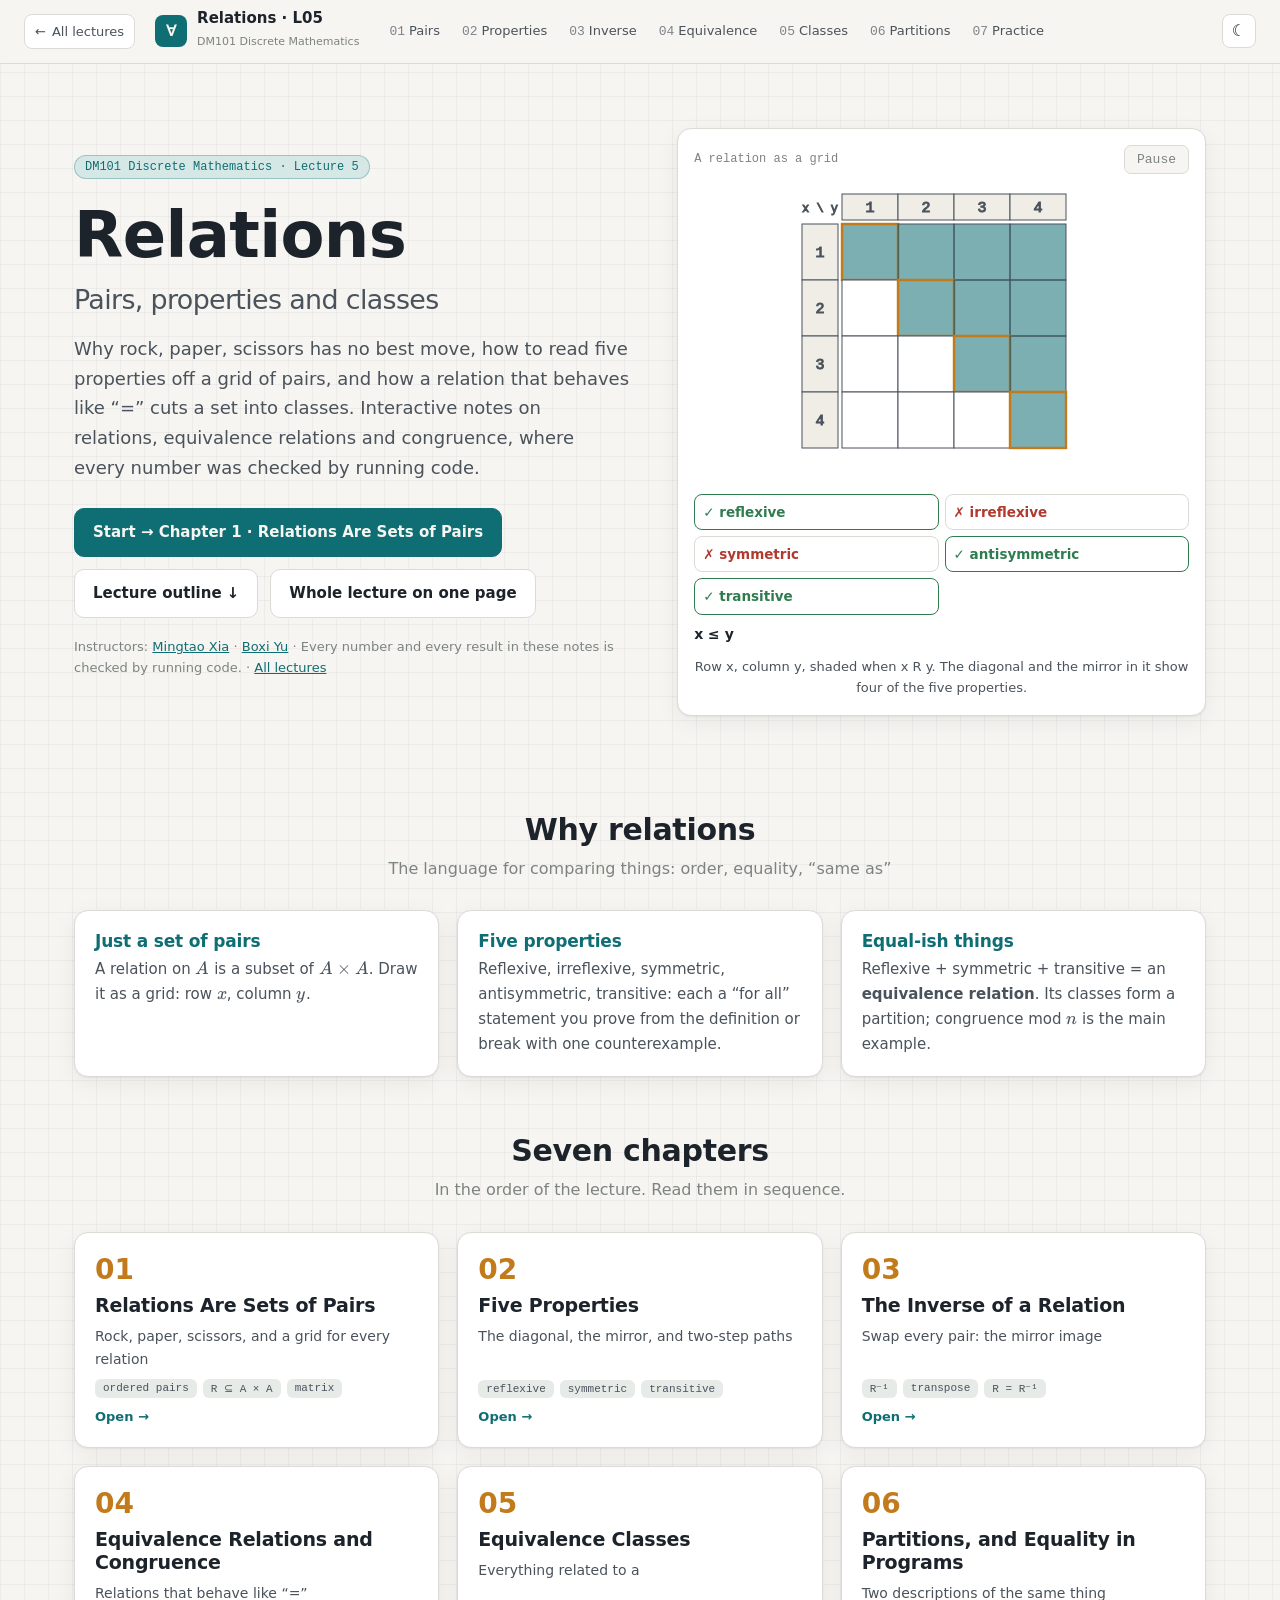
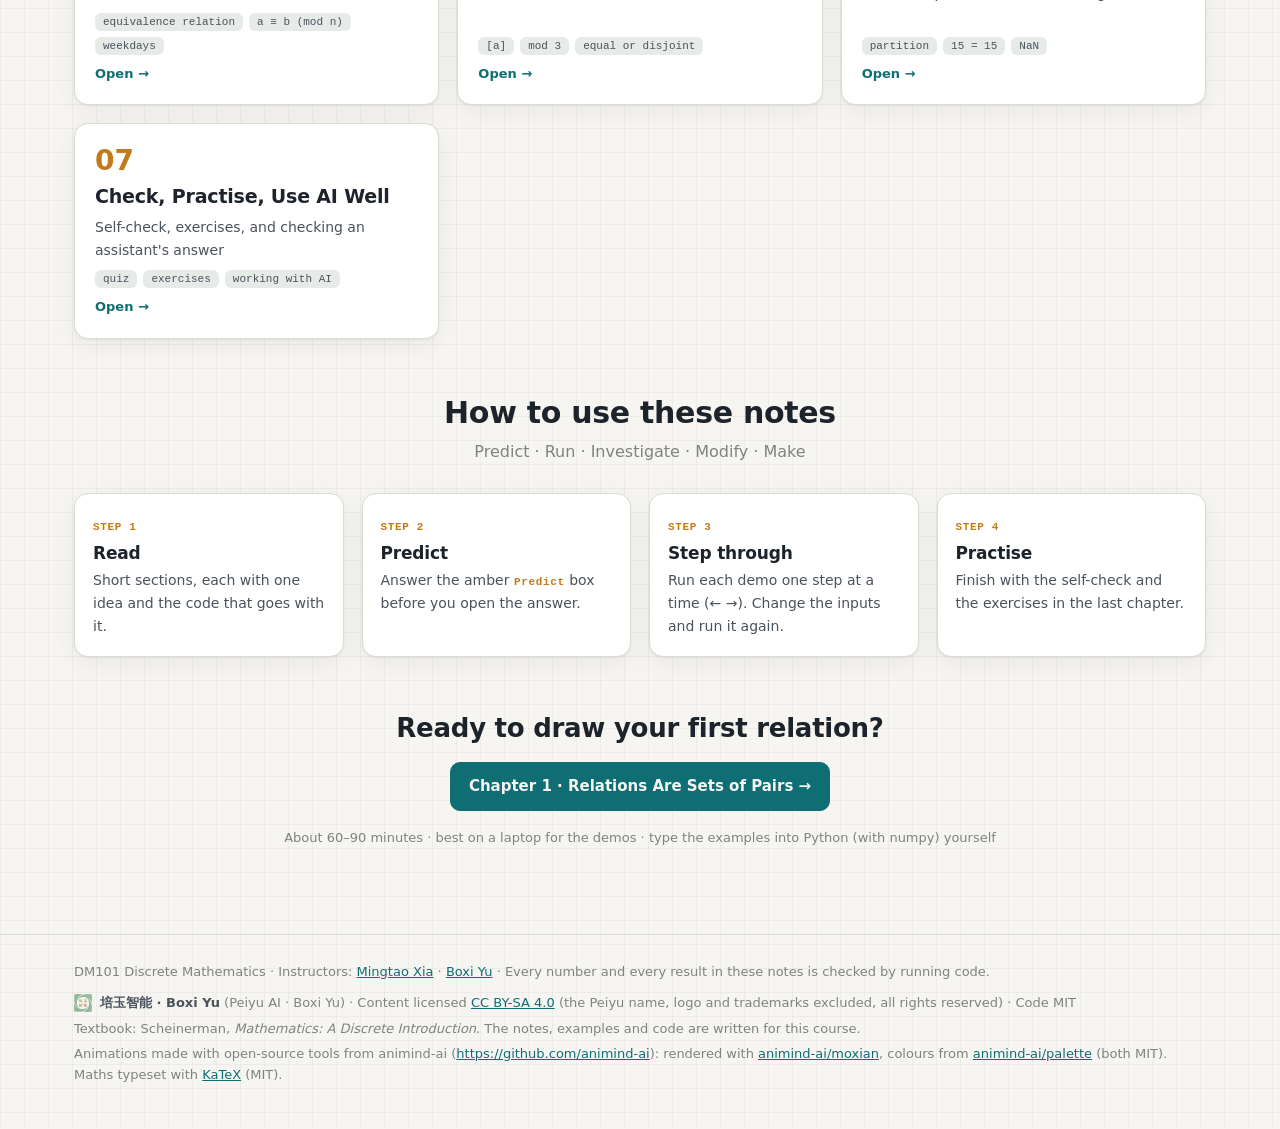
<file: L05/index.html>
<!doctype html>
<html lang="en">
<head>
  <meta charset="UTF-8">
  <meta name="viewport" content="width=device-width, initial-scale=1.0">
  <title>Relations — DM101 Lecture 5 Interactive Notes</title>
  <meta name="description" content="DM101 Discrete Mathematics, Lecture 5: interactive notes on relations. Build a relation on a grid and watch its properties, mirror it into its inverse, colour the classes mod n, and turn a partition into an equivalence relation.">
  <!-- seo --><!-- written by dm101/tools/site_build.py -->
  <link rel="canonical" href="https://boxi-math.github.io/dm101/L05/">
  <meta property="og:type" content="article">
  <meta property="og:site_name" content="DM101 Discrete Mathematics">
  <meta property="og:title" content="Relations — DM101 Lecture 5 Interactive Notes">
  <meta property="og:description" content="DM101 Discrete Mathematics, Lecture 5: interactive notes on relations. Build a relation on a grid and watch its properties, mirror it into its inverse, colour the classes mod n, and turn a partition into an equivalence relation.">
  <meta property="og:url" content="https://boxi-math.github.io/dm101/L05/">
  <meta property="og:locale" content="en">
  <meta name="twitter:card" content="summary">
  <meta name="twitter:title" content="Relations — DM101 Lecture 5 Interactive Notes">
  <meta name="twitter:description" content="DM101 Discrete Mathematics, Lecture 5: interactive notes on relations. Build a relation on a grid and watch its properties, mirror it into its inverse, colour the classes mod n, and turn a partition into an equivalence relation.">
  <!-- /seo -->
  <link rel="icon" href="data:image/svg+xml,%3Csvg xmlns='http://www.w3.org/2000/svg' viewBox='0 0 32 32'%3E%3Crect width='32' height='32' rx='7' fill='%230F6E73'/%3E%3Ctext x='16' y='22' font-family='serif' font-size='17' font-weight='700' text-anchor='middle' fill='%23F6F5F1'%3E%E2%88%80%3C/text%3E%3C/svg%3E">
  <link rel="stylesheet" href="../assets/katex/katex.min.css">
  <link rel="stylesheet" href="../assets/style.css">
</head>
<body>
  <header class="topbar">
    <a class="brand" href="#/"><span class="brand-mark">∀</span><span class="brand-text"></span></a>
    <nav class="chapnav" id="chapnav" aria-label="Chapters"></nav>
    <button class="iconbtn" id="theme" title="Light / dark">☾</button>
    <div class="progress" id="progress"></div>
  </header>
  <main id="main"></main>
  <footer></footer>
  <script src="../assets/katex/katex.min.js"></script>
  <script src="../assets/katex/auto-render.min.js"></script>
  <script src="../assets/course.js"></script>
  <script src="../assets/lib.js"></script>
  <script src="extras.js"></script>
  <script src="demos.js"></script>
  <script src="chapters.js"></script>
  <script src="../assets/app.js"></script>
</body>
</html>
</file>
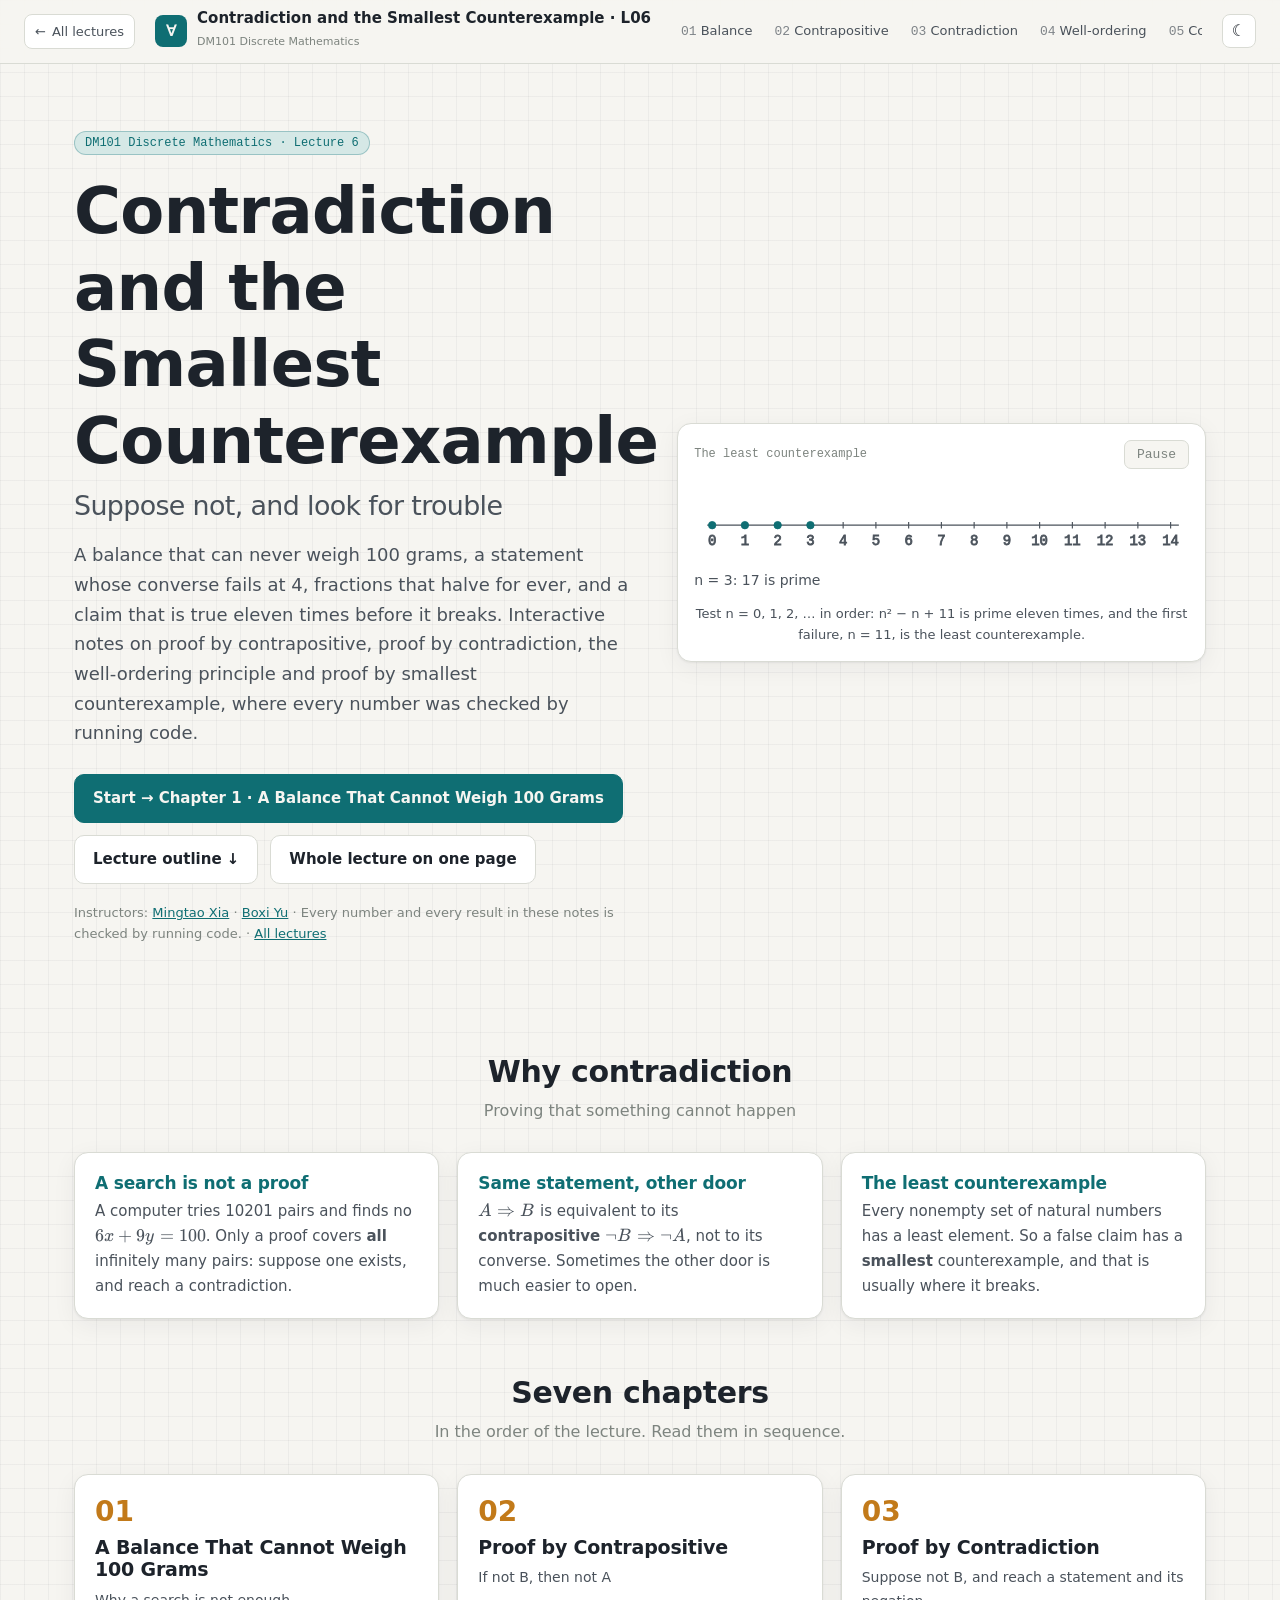
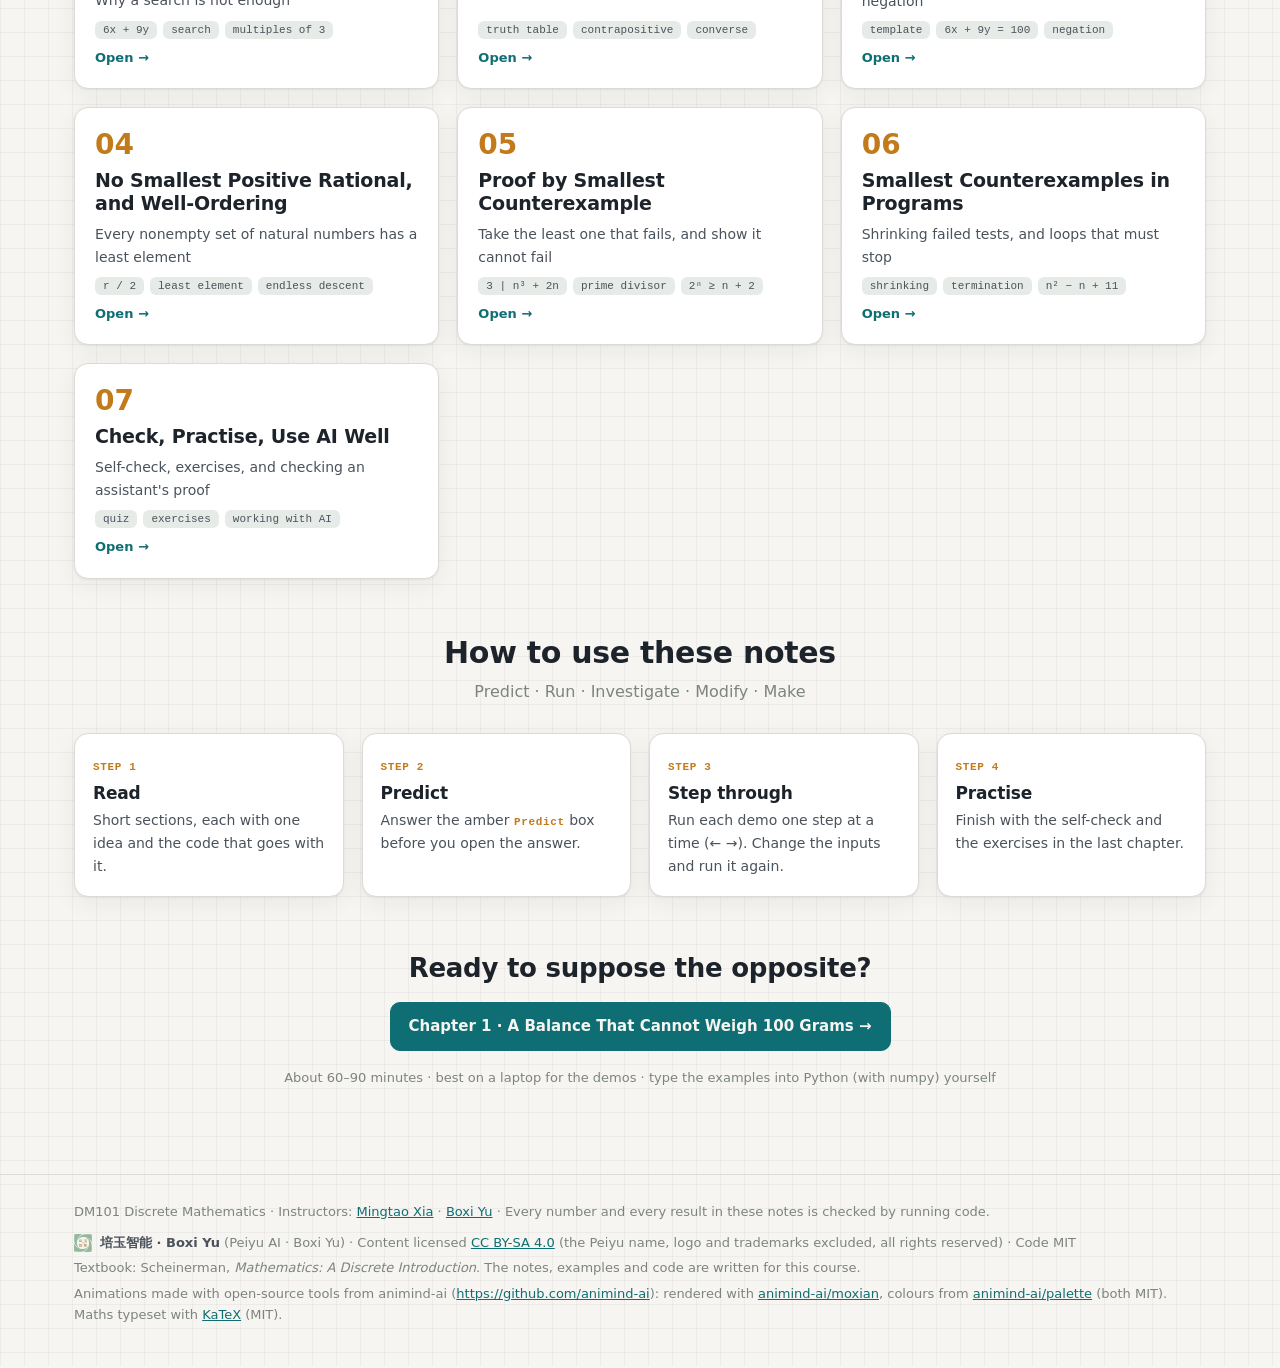
<file: L06/index.html>
<!doctype html>
<html lang="en">
<head>
  <meta charset="UTF-8">
  <meta name="viewport" content="width=device-width, initial-scale=1.0">
  <title>Contradiction and the Smallest Counterexample — DM101 Lecture 6 Interactive Notes</title>
  <meta name="description" content="DM101 Discrete Mathematics, Lecture 6: interactive notes on proof by contrapositive, proof by contradiction, the well-ordering principle and proof by smallest counterexample. Test a statement against its converse, weigh flour on a balance, hunt for least elements and shrink a false claim to its smallest counterexample.">
  <!-- seo --><!-- written by dm101/tools/site_build.py -->
  <link rel="canonical" href="https://boxi-math.github.io/dm101/L06/">
  <meta property="og:type" content="article">
  <meta property="og:site_name" content="DM101 Discrete Mathematics">
  <meta property="og:title" content="Contradiction and the Smallest Counterexample — DM101 Lecture 6 Interactive Notes">
  <meta property="og:description" content="DM101 Discrete Mathematics, Lecture 6: interactive notes on proof by contrapositive, proof by contradiction, the well-ordering principle and proof by smallest counterexample. Test a statement against its converse, weigh flour on a balance, hunt for least elements and shrink a false claim to its smallest counterexample.">
  <meta property="og:url" content="https://boxi-math.github.io/dm101/L06/">
  <meta property="og:locale" content="en">
  <meta name="twitter:card" content="summary">
  <meta name="twitter:title" content="Contradiction and the Smallest Counterexample — DM101 Lecture 6 Interactive Notes">
  <meta name="twitter:description" content="DM101 Discrete Mathematics, Lecture 6: interactive notes on proof by contrapositive, proof by contradiction, the well-ordering principle and proof by smallest counterexample. Test a statement against its converse, weigh flour on a balance, hunt for least elements and shrink a false claim to its smallest counterexample.">
  <!-- /seo -->
  <link rel="icon" href="data:image/svg+xml,%3Csvg xmlns='http://www.w3.org/2000/svg' viewBox='0 0 32 32'%3E%3Crect width='32' height='32' rx='7' fill='%230F6E73'/%3E%3Ctext x='16' y='22' font-family='serif' font-size='17' font-weight='700' text-anchor='middle' fill='%23F6F5F1'%3E%E2%88%80%3C/text%3E%3C/svg%3E">
  <link rel="stylesheet" href="../assets/katex/katex.min.css">
  <link rel="stylesheet" href="../assets/style.css">
</head>
<body>
  <header class="topbar">
    <a class="brand" href="#/"><span class="brand-mark">∀</span><span class="brand-text"></span></a>
    <nav class="chapnav" id="chapnav" aria-label="Chapters"></nav>
    <button class="iconbtn" id="theme" title="Light / dark">☾</button>
    <div class="progress" id="progress"></div>
  </header>
  <main id="main"></main>
  <footer></footer>
  <script src="../assets/katex/katex.min.js"></script>
  <script src="../assets/katex/auto-render.min.js"></script>
  <script src="../assets/course.js"></script>
  <script src="../assets/lib.js"></script>
  <script src="extras.js"></script>
  <script src="demos.js"></script>
  <script src="chapters.js"></script>
  <script src="../assets/app.js"></script>
</body>
</html>
</file>
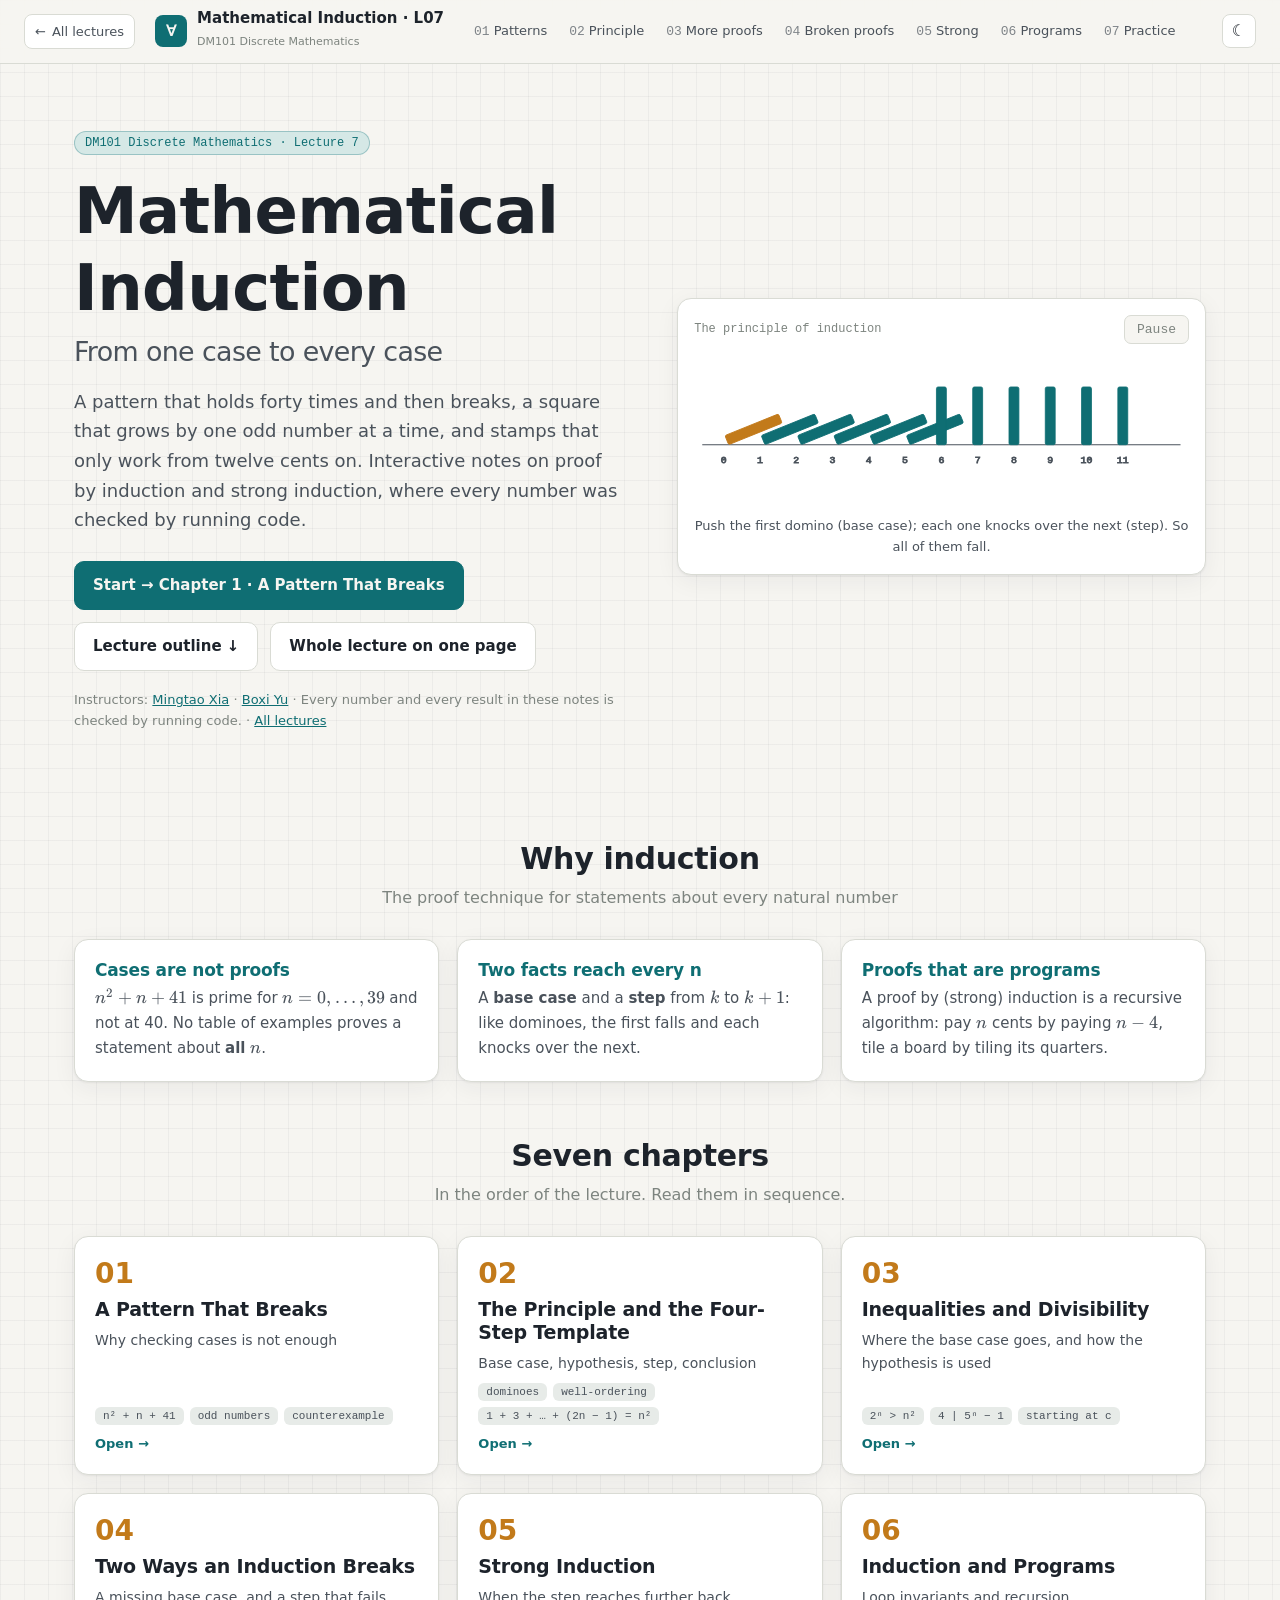
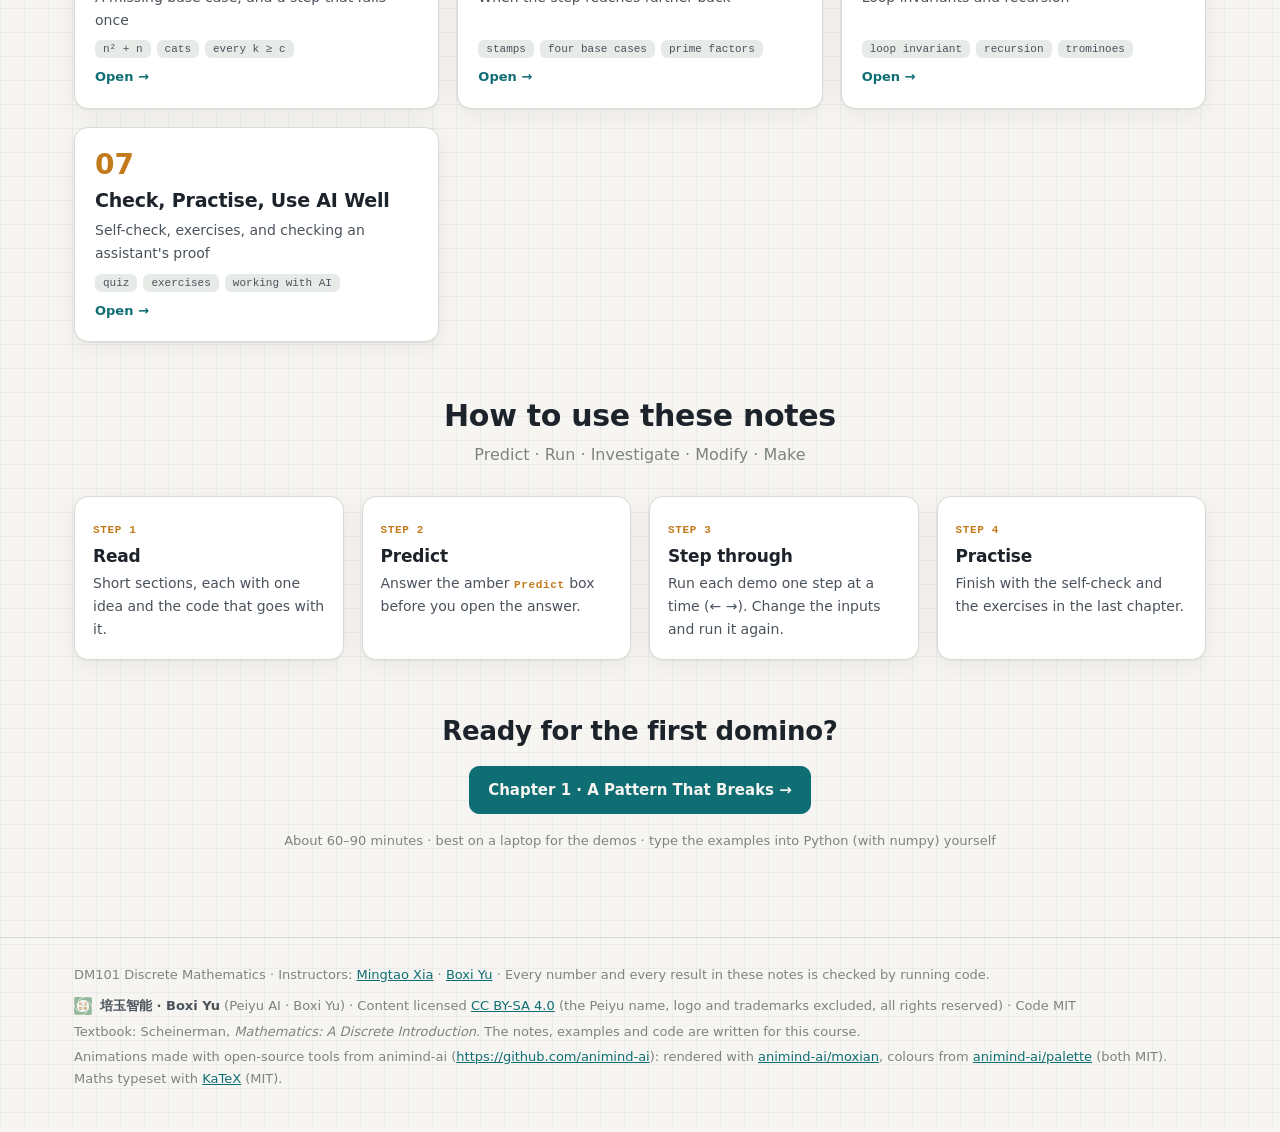
<file: L07/index.html>
<!doctype html>
<html lang="en">
<head>
  <meta charset="UTF-8">
  <meta name="viewport" content="width=device-width, initial-scale=1.0">
  <title>Mathematical Induction — DM101 Lecture 7 Interactive Notes</title>
  <meta name="description" content="DM101 Discrete Mathematics, Lecture 7: interactive notes on proof by induction and strong induction. Push the dominoes, grow the square of odd numbers, find the base cases for stamps, and tile a board step by step.">
  <!-- seo --><!-- written by dm101/tools/site_build.py -->
  <link rel="canonical" href="https://boxi-math.github.io/dm101/L07/">
  <meta property="og:type" content="article">
  <meta property="og:site_name" content="DM101 Discrete Mathematics">
  <meta property="og:title" content="Mathematical Induction — DM101 Lecture 7 Interactive Notes">
  <meta property="og:description" content="DM101 Discrete Mathematics, Lecture 7: interactive notes on proof by induction and strong induction. Push the dominoes, grow the square of odd numbers, find the base cases for stamps, and tile a board step by step.">
  <meta property="og:url" content="https://boxi-math.github.io/dm101/L07/">
  <meta property="og:locale" content="en">
  <meta name="twitter:card" content="summary">
  <meta name="twitter:title" content="Mathematical Induction — DM101 Lecture 7 Interactive Notes">
  <meta name="twitter:description" content="DM101 Discrete Mathematics, Lecture 7: interactive notes on proof by induction and strong induction. Push the dominoes, grow the square of odd numbers, find the base cases for stamps, and tile a board step by step.">
  <!-- /seo -->
  <link rel="icon" href="data:image/svg+xml,%3Csvg xmlns='http://www.w3.org/2000/svg' viewBox='0 0 32 32'%3E%3Crect width='32' height='32' rx='7' fill='%230F6E73'/%3E%3Ctext x='16' y='22' font-family='serif' font-size='17' font-weight='700' text-anchor='middle' fill='%23F6F5F1'%3E%E2%88%80%3C/text%3E%3C/svg%3E">
  <link rel="stylesheet" href="../assets/katex/katex.min.css">
  <link rel="stylesheet" href="../assets/style.css">
</head>
<body>
  <header class="topbar">
    <a class="brand" href="#/"><span class="brand-mark">∀</span><span class="brand-text"></span></a>
    <nav class="chapnav" id="chapnav" aria-label="Chapters"></nav>
    <button class="iconbtn" id="theme" title="Light / dark">☾</button>
    <div class="progress" id="progress"></div>
  </header>
  <main id="main"></main>
  <footer></footer>
  <script src="../assets/katex/katex.min.js"></script>
  <script src="../assets/katex/auto-render.min.js"></script>
  <script src="../assets/course.js"></script>
  <script src="../assets/lib.js"></script>
  <script src="extras.js"></script>
  <script src="demos.js"></script>
  <script src="chapters.js"></script>
  <script src="../assets/app.js"></script>
</body>
</html>
</file>
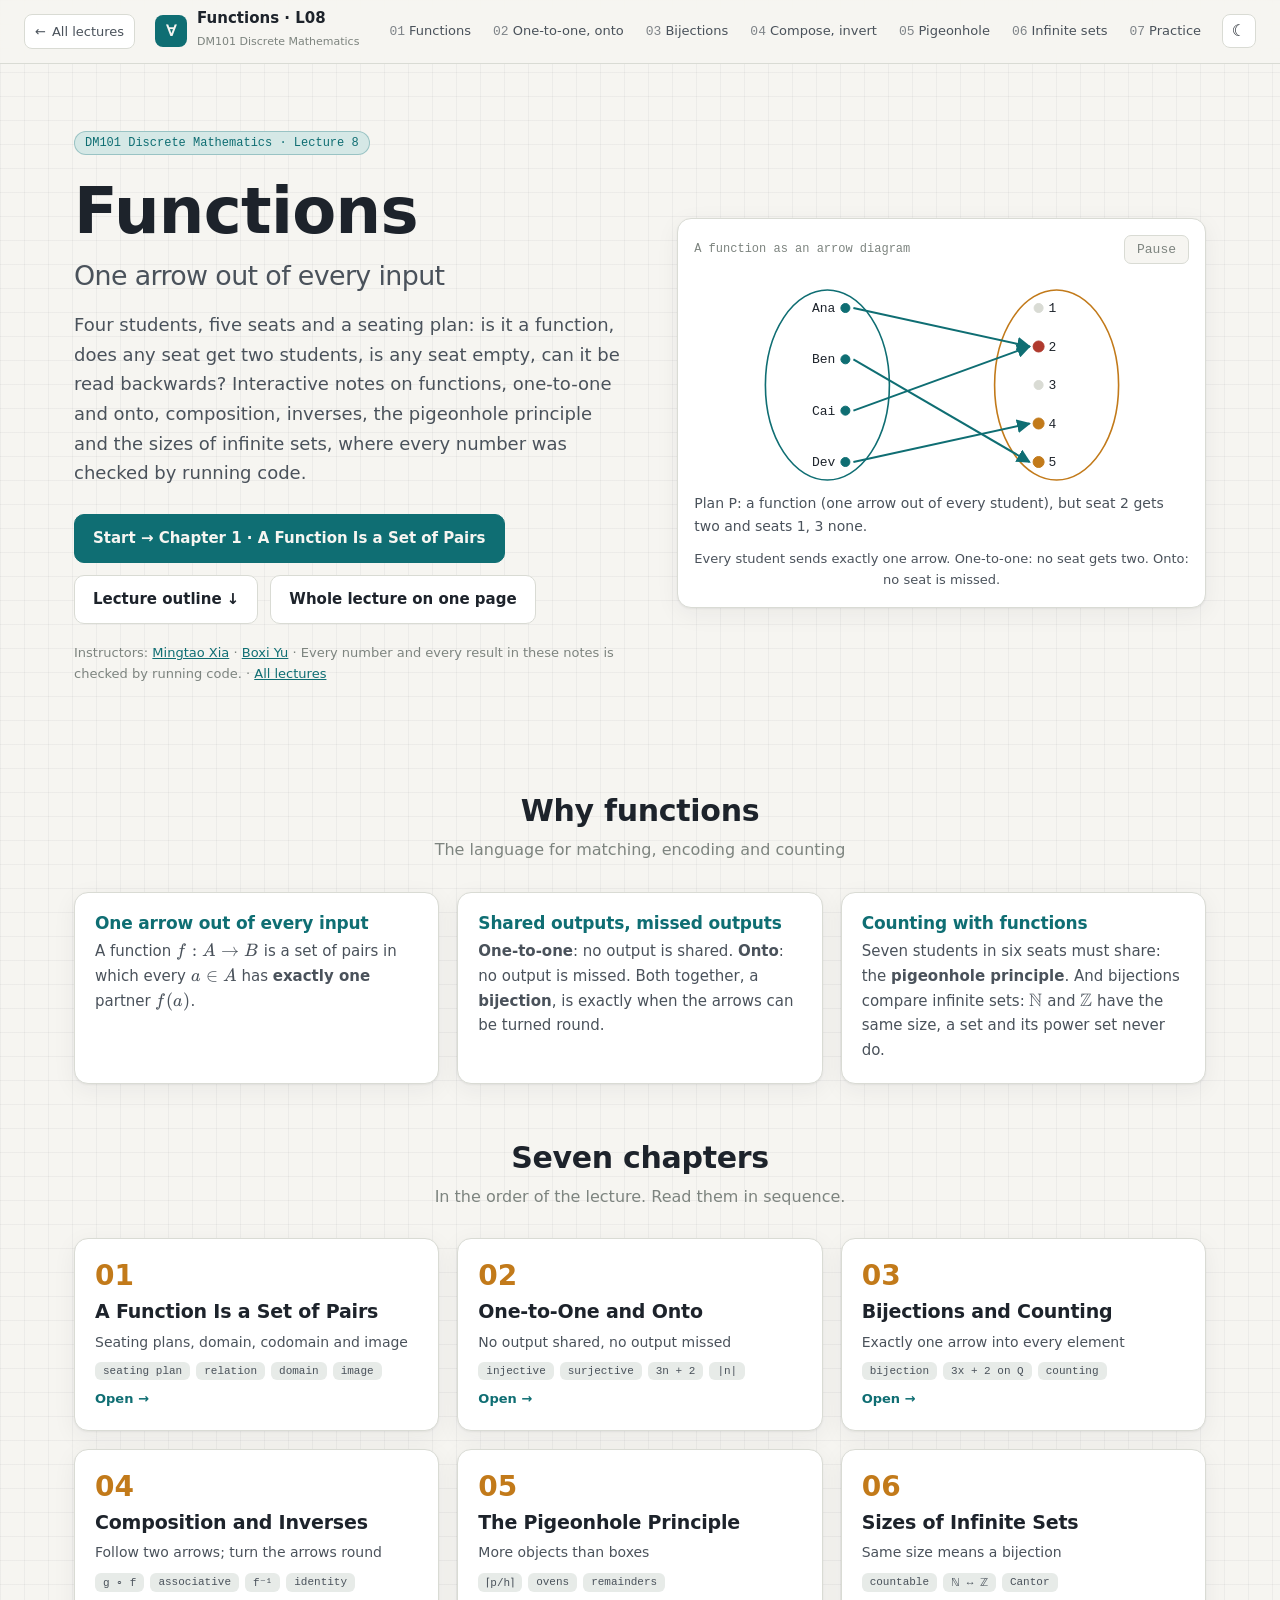
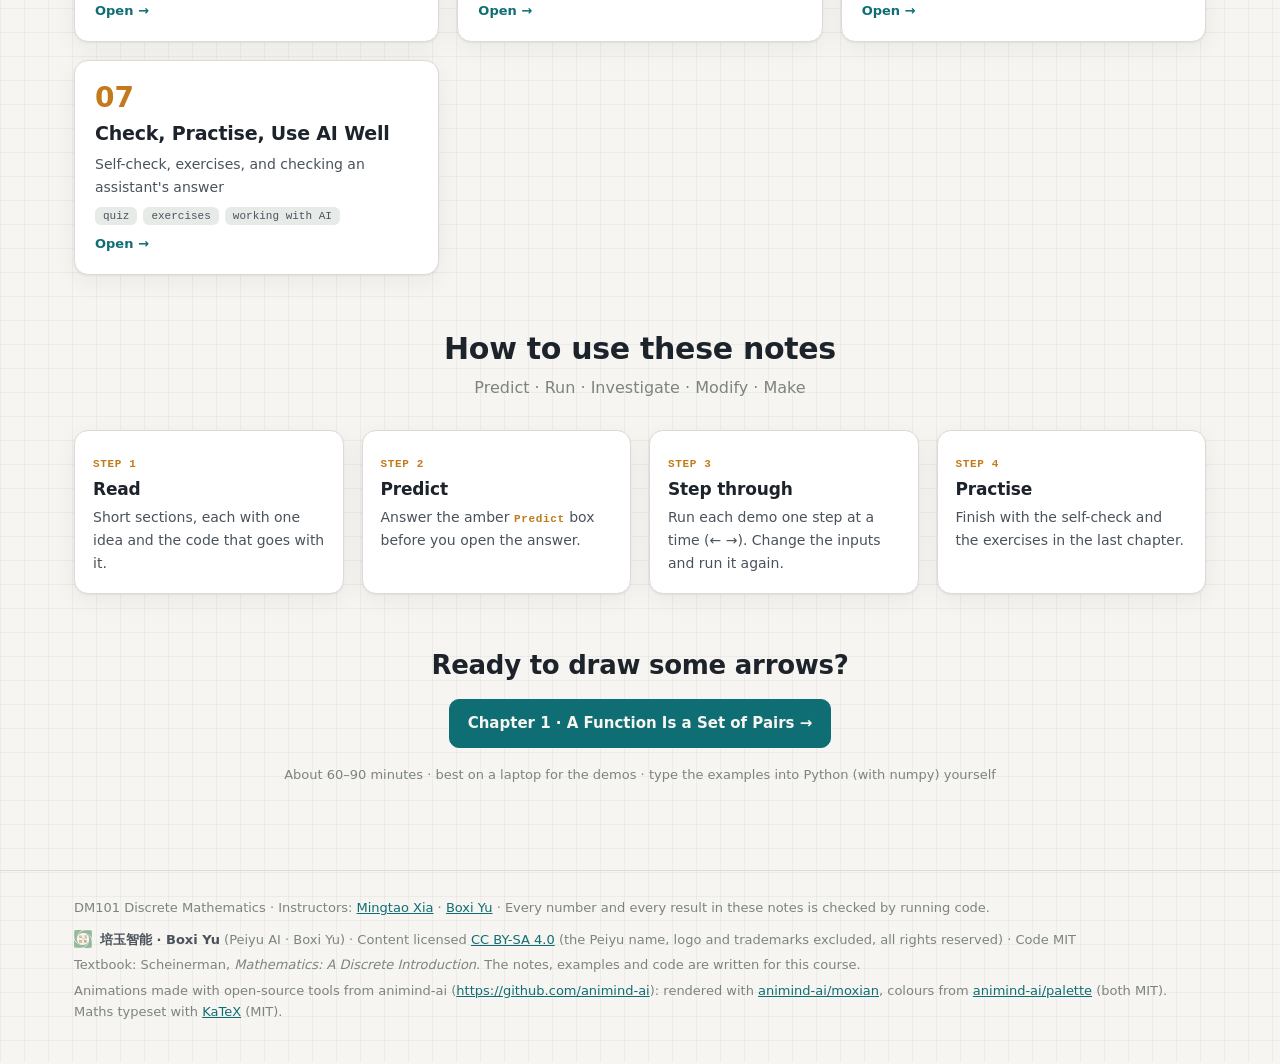
<file: L08/index.html>
<!doctype html>
<html lang="en">
<head>
  <meta charset="UTF-8">
  <meta name="viewport" content="width=device-width, initial-scale=1.0">
  <title>Functions — DM101 Lecture 8 Interactive Notes</title>
  <meta name="description" content="DM101 Discrete Mathematics, Lecture 8: interactive notes on functions. Draw arrow diagrams, test one-to-one and onto, compose and invert functions, put pigeons in holes, and run Cantor's diagonal set.">
  <!-- seo --><!-- written by dm101/tools/site_build.py -->
  <link rel="canonical" href="https://boxi-math.github.io/dm101/L08/">
  <meta property="og:type" content="article">
  <meta property="og:site_name" content="DM101 Discrete Mathematics">
  <meta property="og:title" content="Functions — DM101 Lecture 8 Interactive Notes">
  <meta property="og:description" content="DM101 Discrete Mathematics, Lecture 8: interactive notes on functions. Draw arrow diagrams, test one-to-one and onto, compose and invert functions, put pigeons in holes, and run Cantor&#x27;s diagonal set.">
  <meta property="og:url" content="https://boxi-math.github.io/dm101/L08/">
  <meta property="og:locale" content="en">
  <meta name="twitter:card" content="summary">
  <meta name="twitter:title" content="Functions — DM101 Lecture 8 Interactive Notes">
  <meta name="twitter:description" content="DM101 Discrete Mathematics, Lecture 8: interactive notes on functions. Draw arrow diagrams, test one-to-one and onto, compose and invert functions, put pigeons in holes, and run Cantor&#x27;s diagonal set.">
  <!-- /seo -->
  <link rel="icon" href="data:image/svg+xml,%3Csvg xmlns='http://www.w3.org/2000/svg' viewBox='0 0 32 32'%3E%3Crect width='32' height='32' rx='7' fill='%230F6E73'/%3E%3Ctext x='16' y='22' font-family='serif' font-size='17' font-weight='700' text-anchor='middle' fill='%23F6F5F1'%3E%E2%88%80%3C/text%3E%3C/svg%3E">
  <link rel="stylesheet" href="../assets/katex/katex.min.css">
  <link rel="stylesheet" href="../assets/style.css">
</head>
<body>
  <header class="topbar">
    <a class="brand" href="#/"><span class="brand-mark">∀</span><span class="brand-text"></span></a>
    <nav class="chapnav" id="chapnav" aria-label="Chapters"></nav>
    <button class="iconbtn" id="theme" title="Light / dark">☾</button>
    <div class="progress" id="progress"></div>
  </header>
  <main id="main"></main>
  <footer></footer>
  <script src="../assets/katex/katex.min.js"></script>
  <script src="../assets/katex/auto-render.min.js"></script>
  <script src="../assets/course.js"></script>
  <script src="../assets/lib.js"></script>
  <script src="extras.js"></script>
  <script src="demos.js"></script>
  <script src="chapters.js"></script>
  <script src="../assets/app.js"></script>
</body>
</html>
</file>
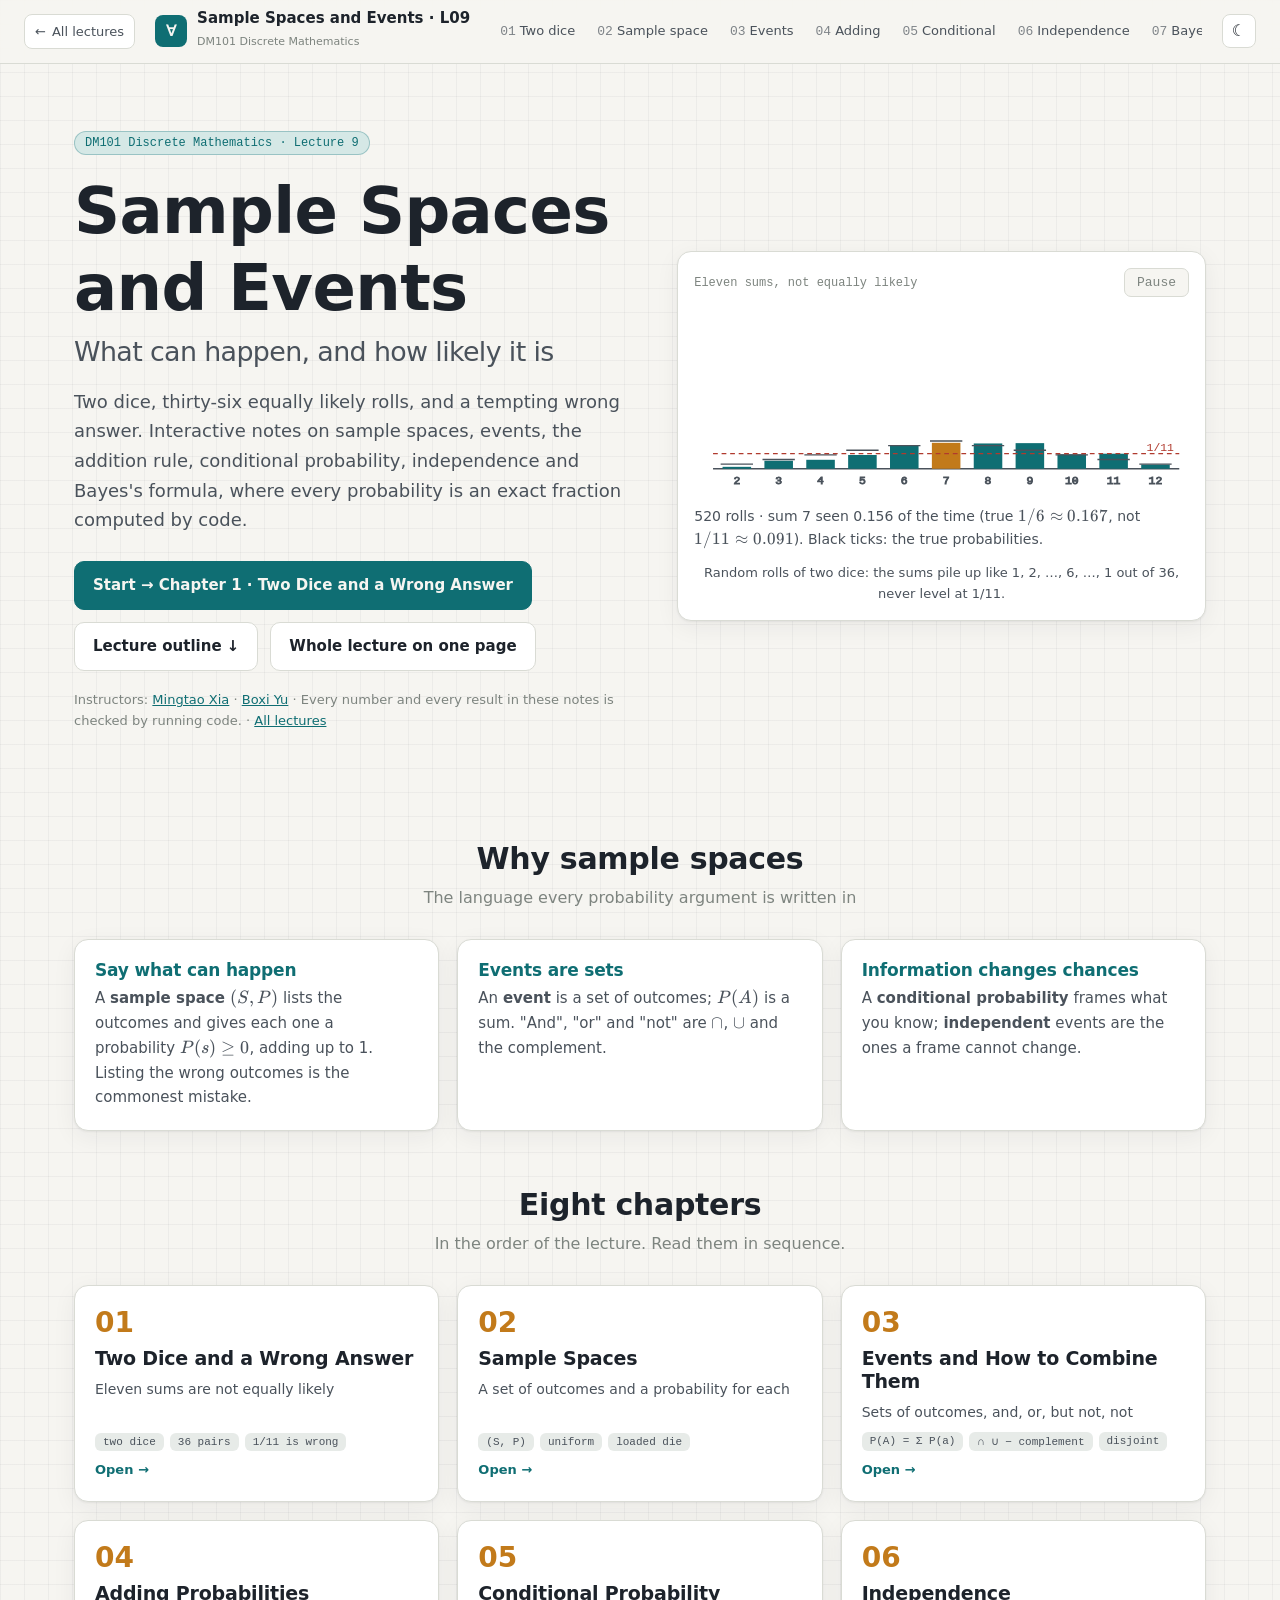
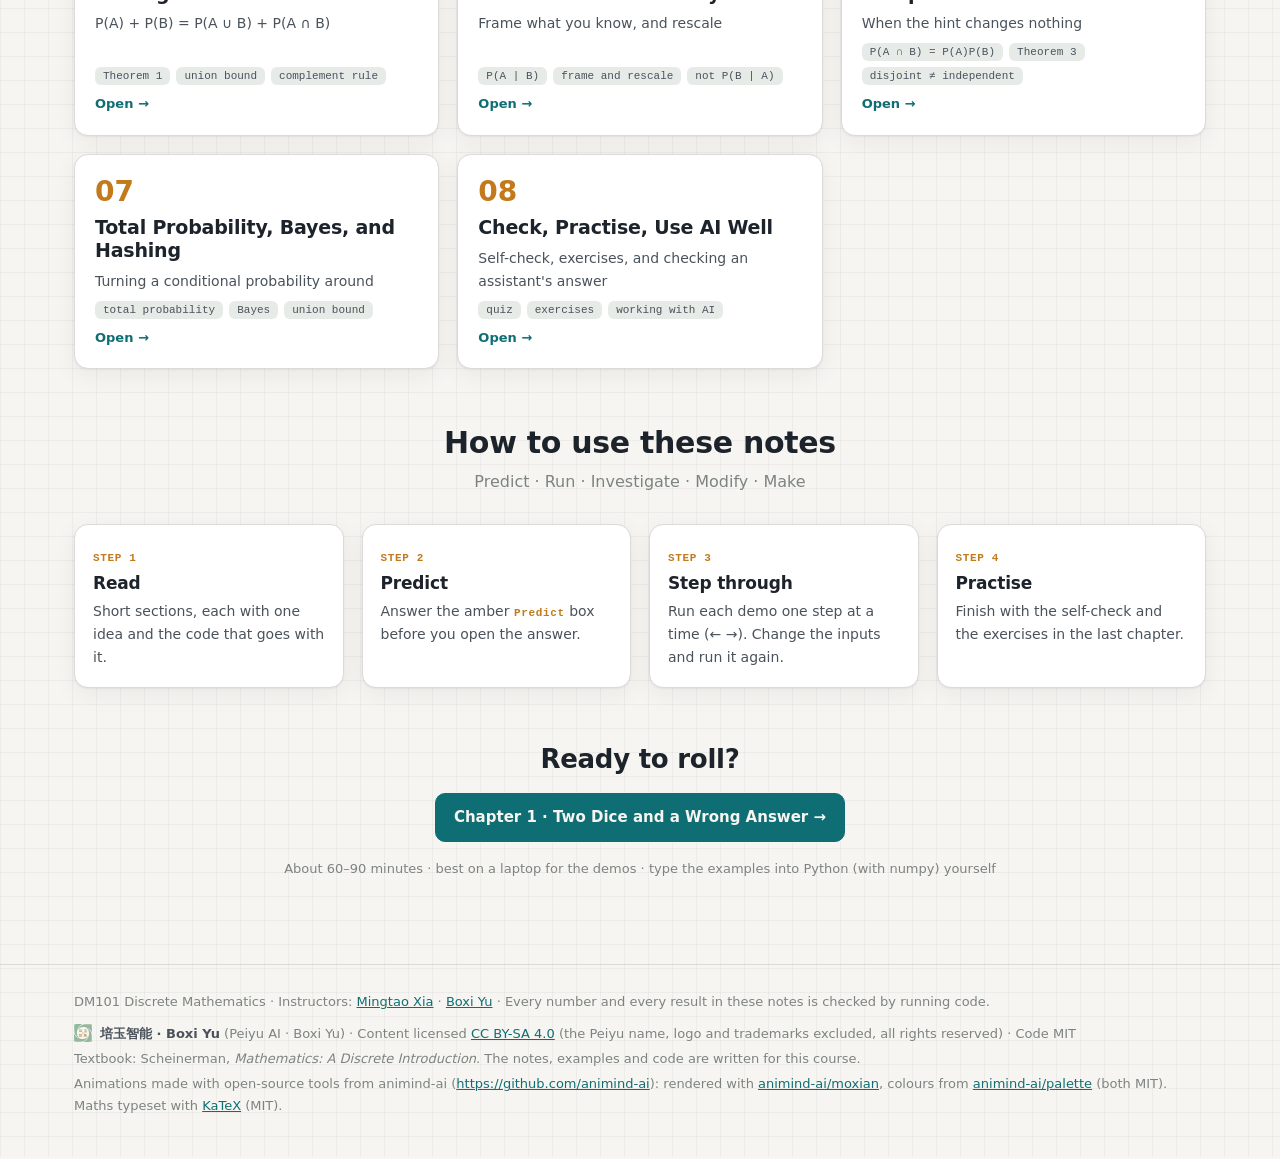
<file: L09/index.html>
<!doctype html>
<html lang="en">
<head>
  <meta charset="UTF-8">
  <meta name="viewport" content="width=device-width, initial-scale=1.0">
  <title>Sample Spaces and Events — DM101 Lecture 9 Interactive Notes</title>
  <meta name="description" content="DM101 Discrete Mathematics, Lecture 9: interactive notes on sample spaces, events, conditional probability and independence. Shade events on the grid of two dice, condition on a hint, build your own sample space, and turn a spam filter around with Bayes.">
  <!-- seo --><!-- written by dm101/tools/site_build.py -->
  <link rel="canonical" href="https://boxi-math.github.io/dm101/L09/">
  <meta property="og:type" content="article">
  <meta property="og:site_name" content="DM101 Discrete Mathematics">
  <meta property="og:title" content="Sample Spaces and Events — DM101 Lecture 9 Interactive Notes">
  <meta property="og:description" content="DM101 Discrete Mathematics, Lecture 9: interactive notes on sample spaces, events, conditional probability and independence. Shade events on the grid of two dice, condition on a hint, build your own sample space, and turn a spam filter around with Bayes.">
  <meta property="og:url" content="https://boxi-math.github.io/dm101/L09/">
  <meta property="og:locale" content="en">
  <meta name="twitter:card" content="summary">
  <meta name="twitter:title" content="Sample Spaces and Events — DM101 Lecture 9 Interactive Notes">
  <meta name="twitter:description" content="DM101 Discrete Mathematics, Lecture 9: interactive notes on sample spaces, events, conditional probability and independence. Shade events on the grid of two dice, condition on a hint, build your own sample space, and turn a spam filter around with Bayes.">
  <!-- /seo -->
  <link rel="icon" href="data:image/svg+xml,%3Csvg xmlns='http://www.w3.org/2000/svg' viewBox='0 0 32 32'%3E%3Crect width='32' height='32' rx='7' fill='%230F6E73'/%3E%3Ctext x='16' y='22' font-family='serif' font-size='17' font-weight='700' text-anchor='middle' fill='%23F6F5F1'%3E%E2%88%80%3C/text%3E%3C/svg%3E">
  <link rel="stylesheet" href="../assets/katex/katex.min.css">
  <link rel="stylesheet" href="../assets/style.css">
</head>
<body>
  <header class="topbar">
    <a class="brand" href="#/"><span class="brand-mark">∀</span><span class="brand-text"></span></a>
    <nav class="chapnav" id="chapnav" aria-label="Chapters"></nav>
    <button class="iconbtn" id="theme" title="Light / dark">☾</button>
    <div class="progress" id="progress"></div>
  </header>
  <main id="main"></main>
  <footer></footer>
  <script src="../assets/katex/katex.min.js"></script>
  <script src="../assets/katex/auto-render.min.js"></script>
  <script src="../assets/course.js"></script>
  <script src="../assets/lib.js"></script>
  <script src="extras.js"></script>
  <script src="demos.js"></script>
  <script src="chapters.js"></script>
  <script src="../assets/app.js"></script>
</body>
</html>
</file>
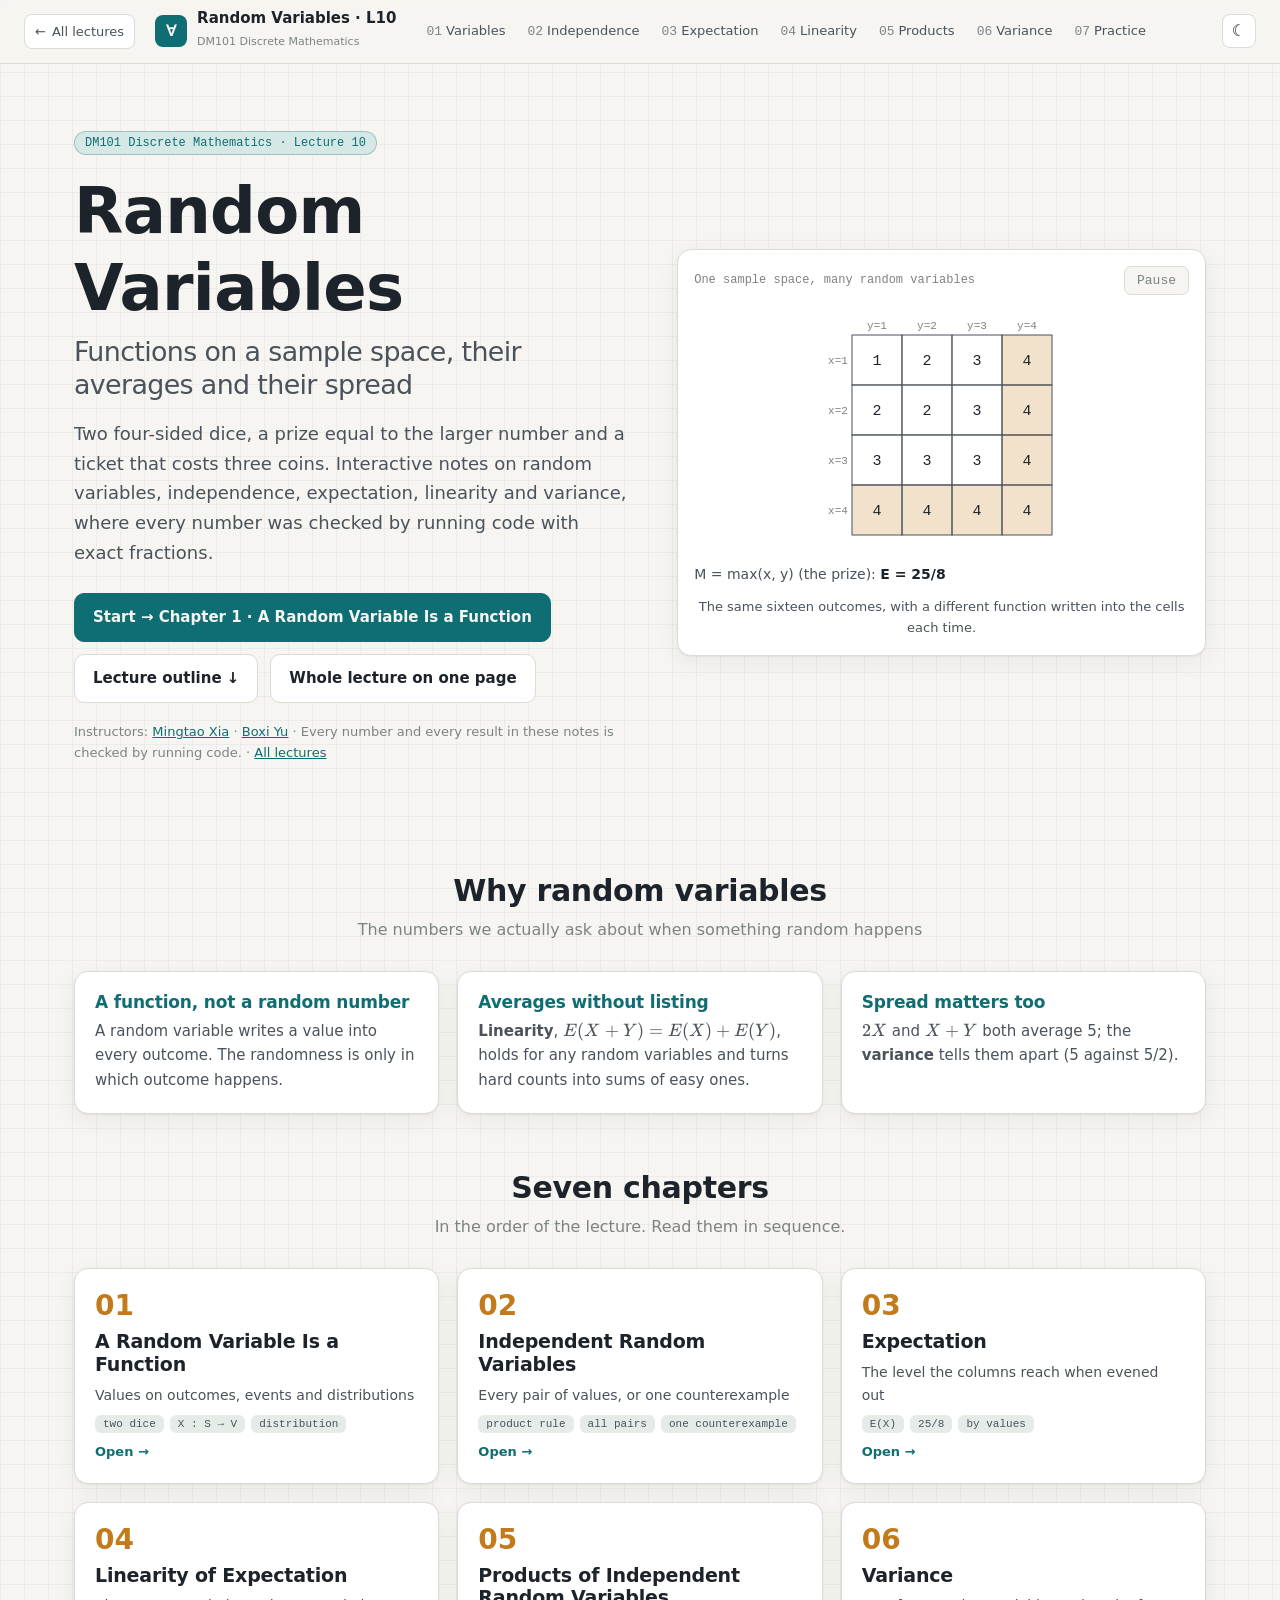
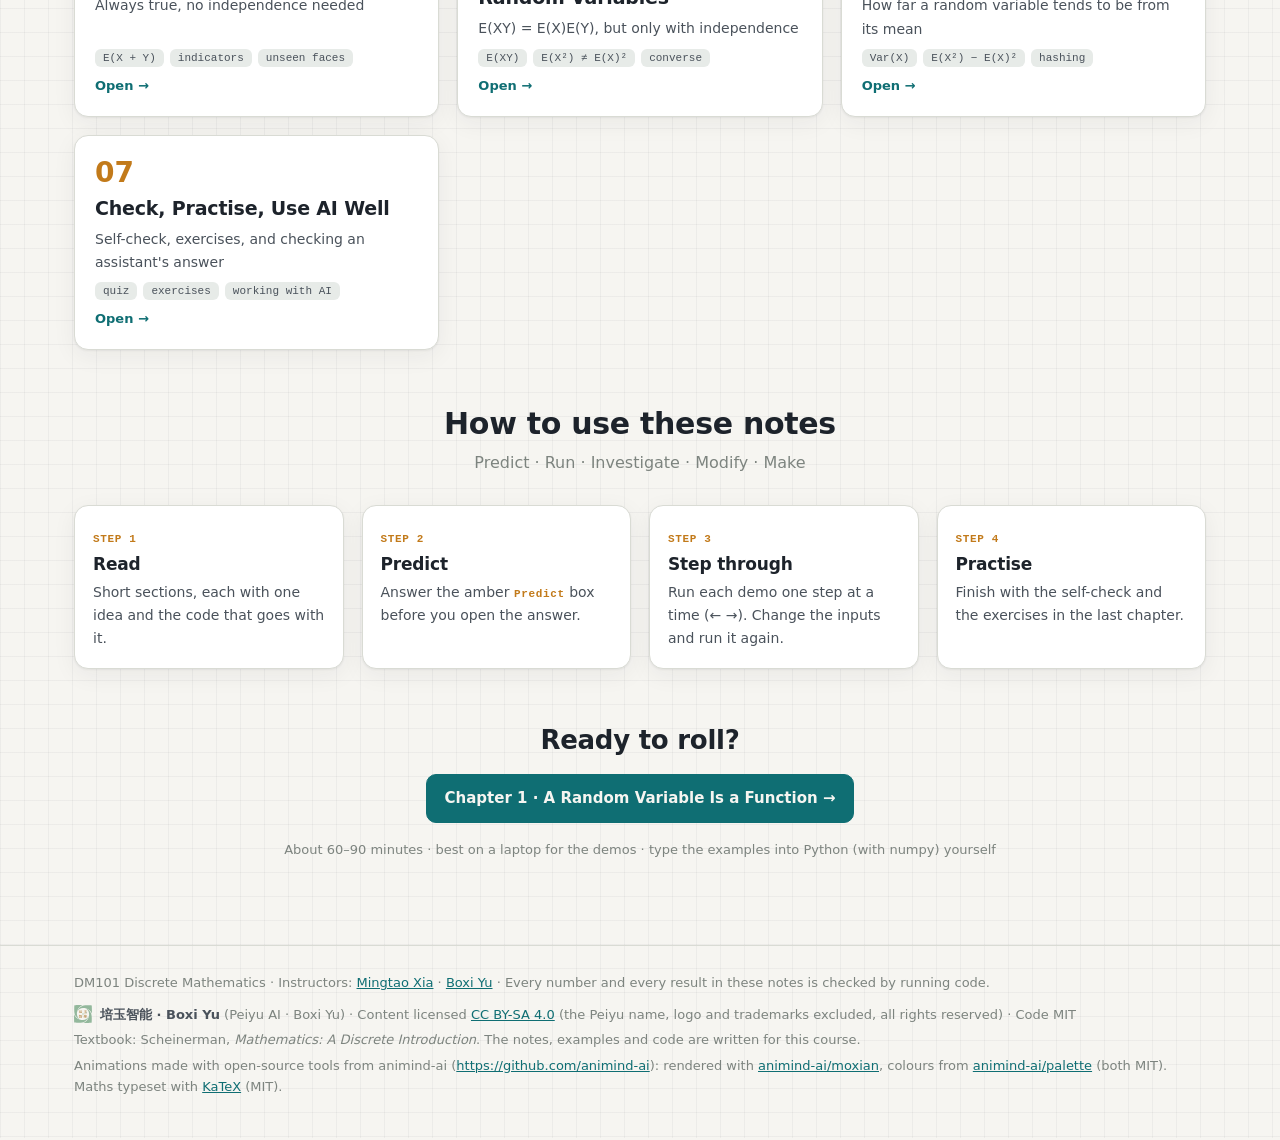
<file: L10/index.html>
<!doctype html>
<html lang="en">
<head>
  <meta charset="UTF-8">
  <meta name="viewport" content="width=device-width, initial-scale=1.0">
  <title>Random Variables — DM101 Lecture 10 Interactive Notes</title>
  <meta name="description" content="DM101 Discrete Mathematics, Lecture 10: interactive notes on random variables, independence, expectation and variance. Write a random variable into the grid of two dice, test independence pair by pair, level off the columns to find the expectation, and count empty buckets with indicators.">
  <!-- seo --><!-- written by dm101/tools/site_build.py -->
  <link rel="canonical" href="https://boxi-math.github.io/dm101/L10/">
  <meta property="og:type" content="article">
  <meta property="og:site_name" content="DM101 Discrete Mathematics">
  <meta property="og:title" content="Random Variables — DM101 Lecture 10 Interactive Notes">
  <meta property="og:description" content="DM101 Discrete Mathematics, Lecture 10: interactive notes on random variables, independence, expectation and variance. Write a random variable into the grid of two dice, test independence pair by pair, level off the columns to find the expectation, and count empty buckets with indicators.">
  <meta property="og:url" content="https://boxi-math.github.io/dm101/L10/">
  <meta property="og:locale" content="en">
  <meta name="twitter:card" content="summary">
  <meta name="twitter:title" content="Random Variables — DM101 Lecture 10 Interactive Notes">
  <meta name="twitter:description" content="DM101 Discrete Mathematics, Lecture 10: interactive notes on random variables, independence, expectation and variance. Write a random variable into the grid of two dice, test independence pair by pair, level off the columns to find the expectation, and count empty buckets with indicators.">
  <!-- /seo -->
  <link rel="icon" href="data:image/svg+xml,%3Csvg xmlns='http://www.w3.org/2000/svg' viewBox='0 0 32 32'%3E%3Crect width='32' height='32' rx='7' fill='%230F6E73'/%3E%3Ctext x='16' y='22' font-family='serif' font-size='17' font-weight='700' text-anchor='middle' fill='%23F6F5F1'%3E%E2%88%80%3C/text%3E%3C/svg%3E">
  <link rel="stylesheet" href="../assets/katex/katex.min.css">
  <link rel="stylesheet" href="../assets/style.css">
</head>
<body>
  <header class="topbar">
    <a class="brand" href="#/"><span class="brand-mark">∀</span><span class="brand-text"></span></a>
    <nav class="chapnav" id="chapnav" aria-label="Chapters"></nav>
    <button class="iconbtn" id="theme" title="Light / dark">☾</button>
    <div class="progress" id="progress"></div>
  </header>
  <main id="main"></main>
  <footer></footer>
  <script src="../assets/katex/katex.min.js"></script>
  <script src="../assets/katex/auto-render.min.js"></script>
  <script src="../assets/course.js"></script>
  <script src="../assets/lib.js"></script>
  <script src="extras.js"></script>
  <script src="demos.js"></script>
  <script src="chapters.js"></script>
  <script src="../assets/app.js"></script>
</body>
</html>
</file>
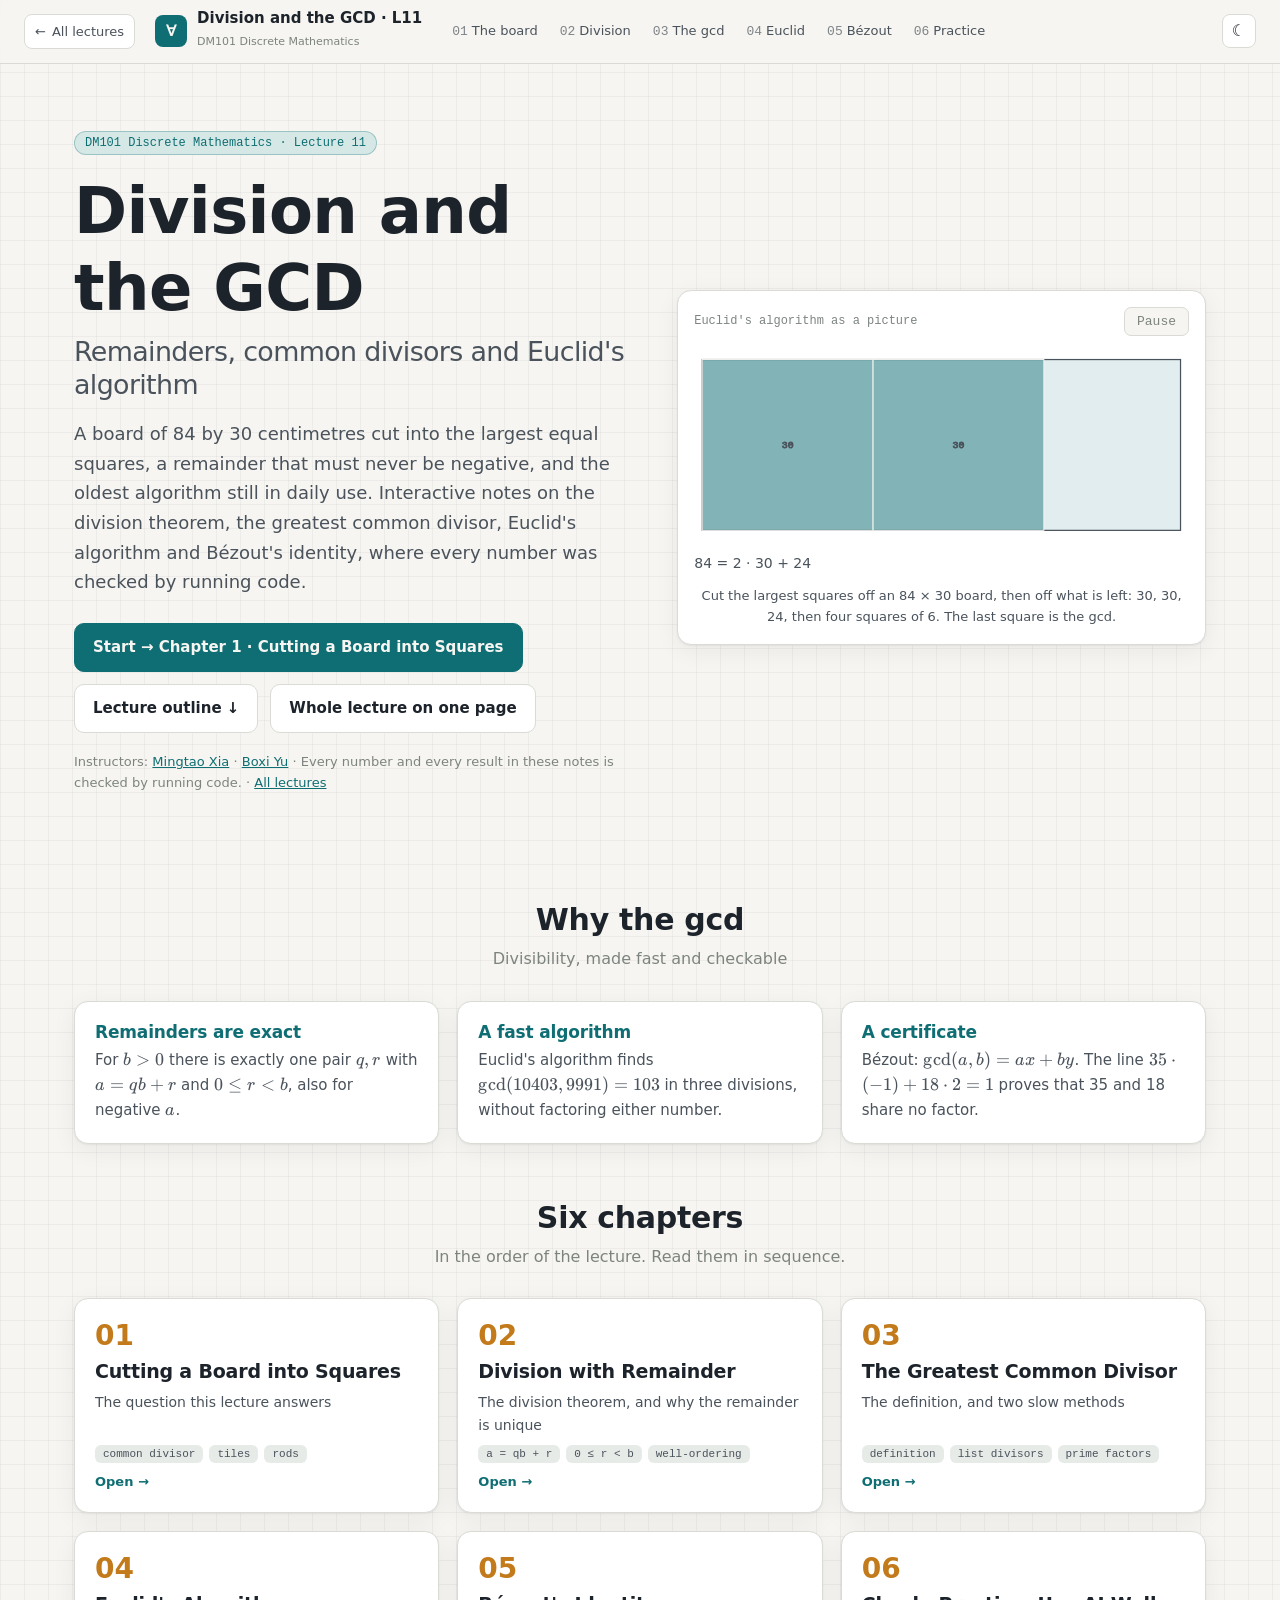
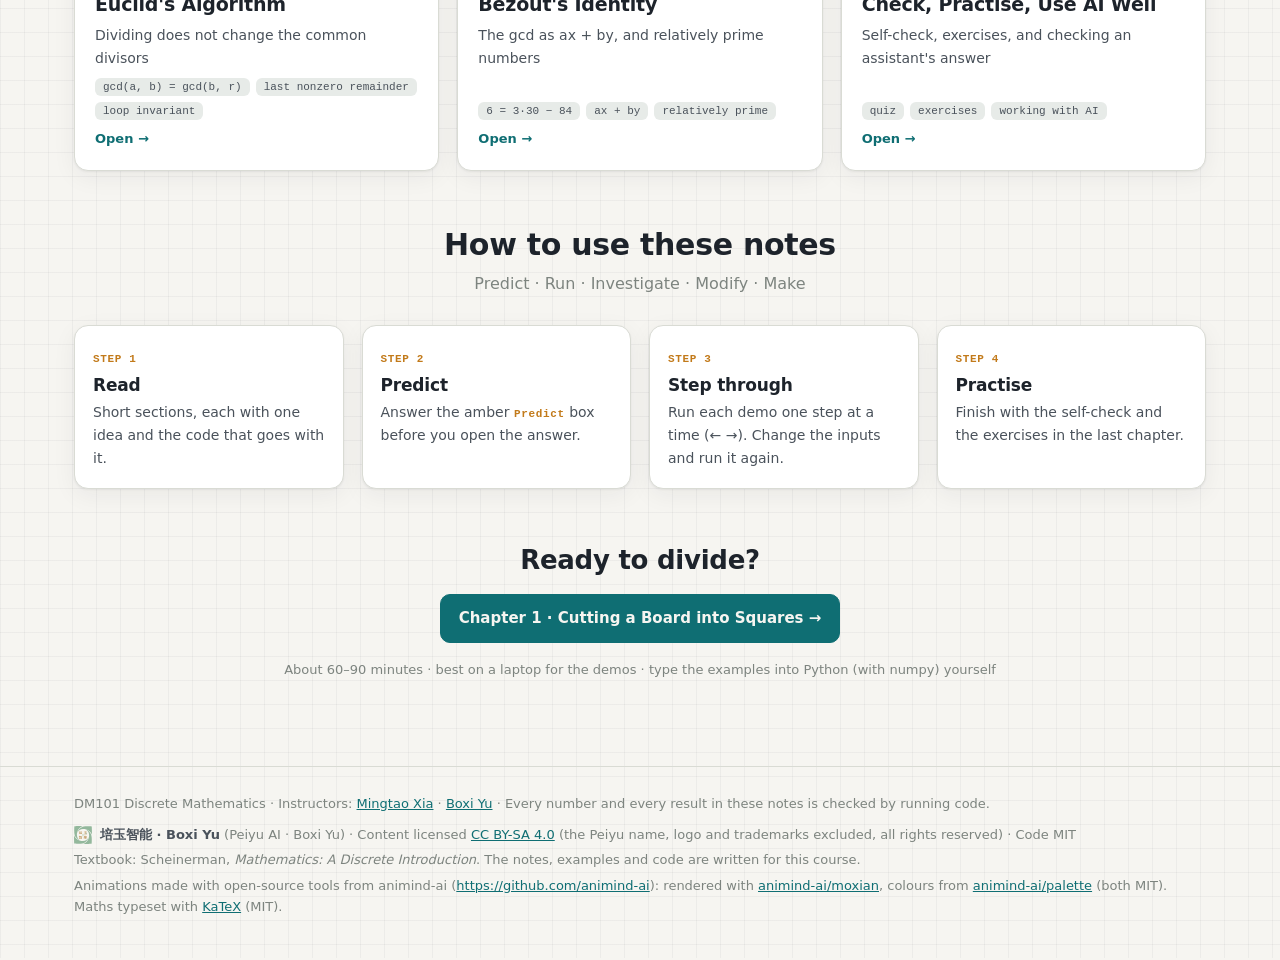
<file: L11/index.html>
<!doctype html>
<html lang="en">
<head>
  <meta charset="UTF-8">
  <meta name="viewport" content="width=device-width, initial-scale=1.0">
  <title>Division and the GCD — DM101 Lecture 11 Interactive Notes</title>
  <meta name="description" content="DM101 Discrete Mathematics, Lecture 11: interactive notes on division with remainder, the greatest common divisor, Euclid's algorithm and Bézout's identity. Jump along the number line, tile a board with squares, cut a rectangle into squares step by step, and measure with two rods.">
  <!-- seo --><!-- written by dm101/tools/site_build.py -->
  <link rel="canonical" href="https://boxi-math.github.io/dm101/L11/">
  <meta property="og:type" content="article">
  <meta property="og:site_name" content="DM101 Discrete Mathematics">
  <meta property="og:title" content="Division and the GCD — DM101 Lecture 11 Interactive Notes">
  <meta property="og:description" content="DM101 Discrete Mathematics, Lecture 11: interactive notes on division with remainder, the greatest common divisor, Euclid&#x27;s algorithm and Bézout&#x27;s identity. Jump along the number line, tile a board with squares, cut a rectangle into squares step by step, and measure with two rods.">
  <meta property="og:url" content="https://boxi-math.github.io/dm101/L11/">
  <meta property="og:locale" content="en">
  <meta name="twitter:card" content="summary">
  <meta name="twitter:title" content="Division and the GCD — DM101 Lecture 11 Interactive Notes">
  <meta name="twitter:description" content="DM101 Discrete Mathematics, Lecture 11: interactive notes on division with remainder, the greatest common divisor, Euclid&#x27;s algorithm and Bézout&#x27;s identity. Jump along the number line, tile a board with squares, cut a rectangle into squares step by step, and measure with two rods.">
  <!-- /seo -->
  <link rel="icon" href="data:image/svg+xml,%3Csvg xmlns='http://www.w3.org/2000/svg' viewBox='0 0 32 32'%3E%3Crect width='32' height='32' rx='7' fill='%230F6E73'/%3E%3Ctext x='16' y='22' font-family='serif' font-size='17' font-weight='700' text-anchor='middle' fill='%23F6F5F1'%3E%E2%88%80%3C/text%3E%3C/svg%3E">
  <link rel="stylesheet" href="../assets/katex/katex.min.css">
  <link rel="stylesheet" href="../assets/style.css">
</head>
<body>
  <header class="topbar">
    <a class="brand" href="#/"><span class="brand-mark">∀</span><span class="brand-text"></span></a>
    <nav class="chapnav" id="chapnav" aria-label="Chapters"></nav>
    <button class="iconbtn" id="theme" title="Light / dark">☾</button>
    <div class="progress" id="progress"></div>
  </header>
  <main id="main"></main>
  <footer></footer>
  <script src="../assets/katex/katex.min.js"></script>
  <script src="../assets/katex/auto-render.min.js"></script>
  <script src="../assets/course.js"></script>
  <script src="../assets/lib.js"></script>
  <script src="extras.js"></script>
  <script src="demos.js"></script>
  <script src="chapters.js"></script>
  <script src="../assets/app.js"></script>
</body>
</html>
</file>
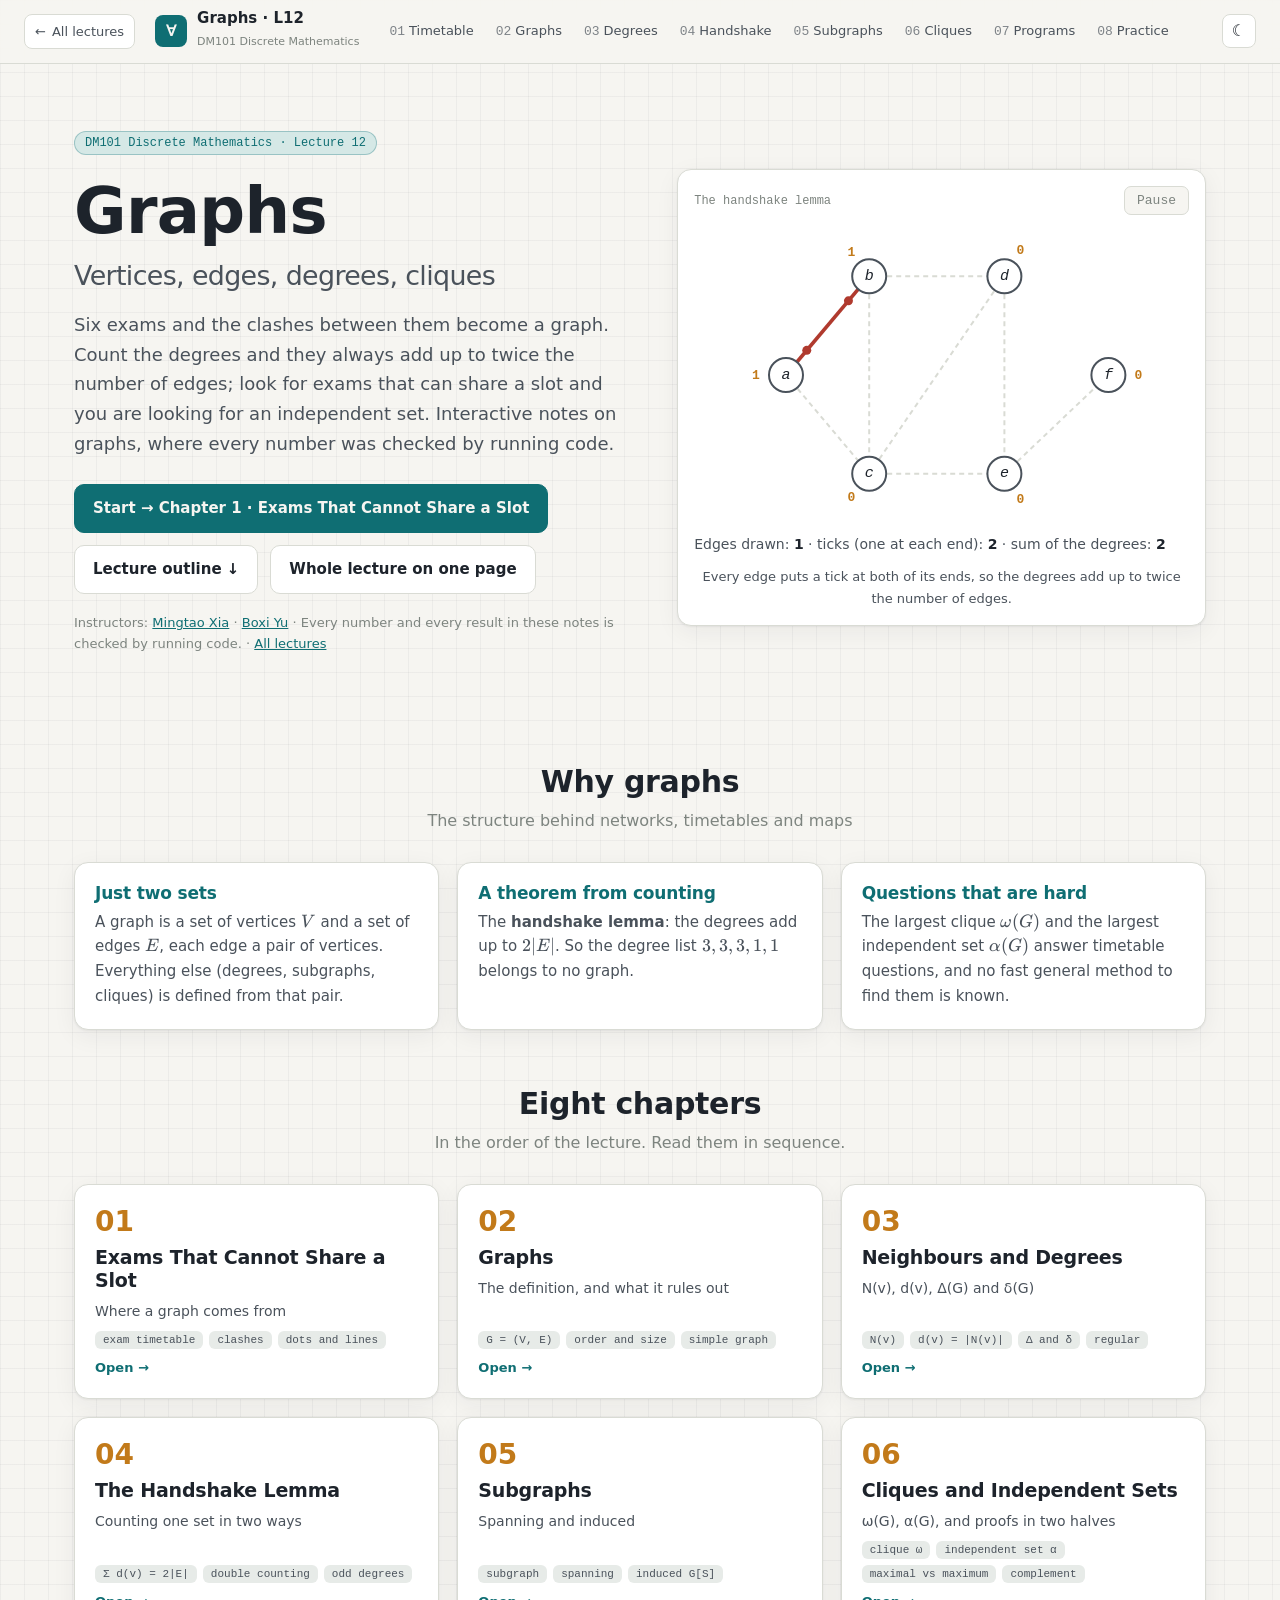
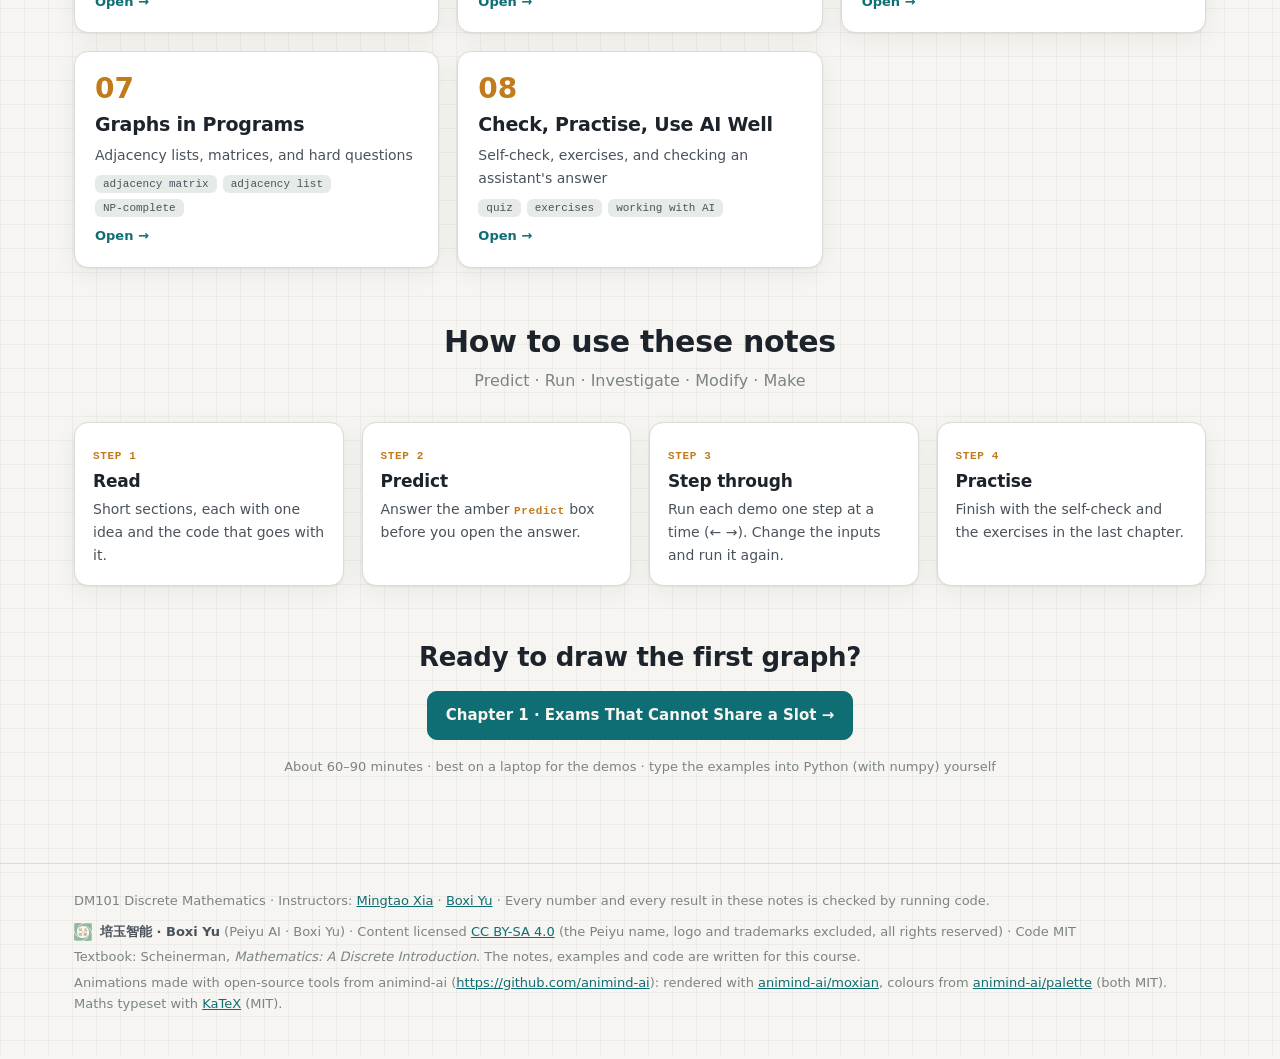
<file: L12/index.html>
<!doctype html>
<html lang="en">
<head>
  <meta charset="UTF-8">
  <meta name="viewport" content="width=device-width, initial-scale=1.0">
  <title>Graphs — DM101 Lecture 12 Interactive Notes</title>
  <meta name="description" content="DM101 Discrete Mathematics, Lecture 12: interactive notes on graphs. Turn an exam timetable into a graph, count degrees and watch the handshake lemma hold, test degree lists, build spanning and induced subgraphs, and hunt for cliques and independent sets.">
  <!-- seo --><!-- written by dm101/tools/site_build.py -->
  <link rel="canonical" href="https://boxi-math.github.io/dm101/L12/">
  <meta property="og:type" content="article">
  <meta property="og:site_name" content="DM101 Discrete Mathematics">
  <meta property="og:title" content="Graphs — DM101 Lecture 12 Interactive Notes">
  <meta property="og:description" content="DM101 Discrete Mathematics, Lecture 12: interactive notes on graphs. Turn an exam timetable into a graph, count degrees and watch the handshake lemma hold, test degree lists, build spanning and induced subgraphs, and hunt for cliques and independent sets.">
  <meta property="og:url" content="https://boxi-math.github.io/dm101/L12/">
  <meta property="og:locale" content="en">
  <meta name="twitter:card" content="summary">
  <meta name="twitter:title" content="Graphs — DM101 Lecture 12 Interactive Notes">
  <meta name="twitter:description" content="DM101 Discrete Mathematics, Lecture 12: interactive notes on graphs. Turn an exam timetable into a graph, count degrees and watch the handshake lemma hold, test degree lists, build spanning and induced subgraphs, and hunt for cliques and independent sets.">
  <!-- /seo -->
  <link rel="icon" href="data:image/svg+xml,%3Csvg xmlns='http://www.w3.org/2000/svg' viewBox='0 0 32 32'%3E%3Crect width='32' height='32' rx='7' fill='%230F6E73'/%3E%3Ctext x='16' y='22' font-family='serif' font-size='17' font-weight='700' text-anchor='middle' fill='%23F6F5F1'%3E%E2%88%80%3C/text%3E%3C/svg%3E">
  <link rel="stylesheet" href="../assets/katex/katex.min.css">
  <link rel="stylesheet" href="../assets/style.css">
</head>
<body>
  <header class="topbar">
    <a class="brand" href="#/"><span class="brand-mark">∀</span><span class="brand-text"></span></a>
    <nav class="chapnav" id="chapnav" aria-label="Chapters"></nav>
    <button class="iconbtn" id="theme" title="Light / dark">☾</button>
    <div class="progress" id="progress"></div>
  </header>
  <main id="main"></main>
  <footer></footer>
  <script src="../assets/katex/katex.min.js"></script>
  <script src="../assets/katex/auto-render.min.js"></script>
  <script src="../assets/course.js"></script>
  <script src="../assets/lib.js"></script>
  <script src="extras.js"></script>
  <script src="demos.js"></script>
  <script src="chapters.js"></script>
  <script src="../assets/app.js"></script>
</body>
</html>
</file>
<file: assets/style.css>
/* Copied from peiyuUniversity/aie1001/site/assets/style.css via peiyuAIForAll (no Google Fonts @import, so it
   works offline and in mainland China). Colours follow kit/style.py, so the site matches the videos. */
:root {
  --paper: #f6f5f1;
  --paper-2: #efede6;
  --card: #ffffff;
  --card-2: #e7ebe8;
  --ink: #1d232b;
  --ink-2: #4a525b;
  --stone: #7d847f;
  --line: #d9dbd4;
  --grid: rgba(29, 35, 43, 0.045);
  --teal: #0f6e73;
  --teal-soft: #d5e8e6;
  --sea: #3e8e8a;
  --amber: #c27a1a;
  --mark: #f6e3be;
  --red: #b03a2e;
  --red-soft: #f4dcd8;
  --green: #2f7d4f;
  --green-soft: #d8ecdf;
  --code-bg: #ffffff;
  --code-line: #fbf1dc;
  --kw: #0f6e73;
  --fn: #8a4f0f;
  --str: #2f7d4f;
  --num: #b03a2e;
  --com: #8b918c;
  --shadow: 0 1px 2px rgba(29, 35, 43, 0.06), 0 6px 24px rgba(29, 35, 43, 0.06);
  --sans: "IBM Plex Sans", system-ui, -apple-system, sans-serif;
  --display: "Space Grotesk", "IBM Plex Sans", system-ui, sans-serif;
  --mono: "Source Code Pro", ui-monospace, Menlo, monospace;
  color-scheme: light;
}

@media (prefers-color-scheme: dark) {
  :root:not([data-theme="light"]) {
    --paper: #14181d;
    --paper-2: #1a1f25;
    --card: #1e242b;
    --card-2: #252c34;
    --ink: #e8e6df;
    --ink-2: #b4b8b3;
    --stone: #8d948f;
    --line: #333b44;
    --grid: rgba(232, 230, 223, 0.035);
    --teal: #4fb3b0;
    --teal-soft: #173a3b;
    --sea: #6bb3ad;
    --amber: #e3a54b;
    --mark: #4a3818;
    --red: #e07a6c;
    --red-soft: #45231f;
    --green: #6cc08c;
    --green-soft: #1d3b29;
    --code-bg: #181d23;
    --code-line: #3a3020;
    --kw: #5fc4c0;
    --fn: #e9b066;
    --str: #8fd0a4;
    --num: #ec9283;
    --com: #7a817c;
    --shadow: 0 1px 2px rgba(0, 0, 0, 0.3), 0 6px 24px rgba(0, 0, 0, 0.25);
    color-scheme: dark;
  }
}

:root[data-theme="dark"] {
  --paper: #14181d;
  --paper-2: #1a1f25;
  --card: #1e242b;
  --card-2: #252c34;
  --ink: #e8e6df;
  --ink-2: #b4b8b3;
  --stone: #8d948f;
  --line: #333b44;
  --grid: rgba(232, 230, 223, 0.035);
  --teal: #4fb3b0;
  --teal-soft: #173a3b;
  --sea: #6bb3ad;
  --amber: #e3a54b;
  --mark: #4a3818;
  --red: #e07a6c;
  --red-soft: #45231f;
  --green: #6cc08c;
  --green-soft: #1d3b29;
  --code-bg: #181d23;
  --code-line: #3a3020;
  --kw: #5fc4c0;
  --fn: #e9b066;
  --str: #8fd0a4;
  --num: #ec9283;
  --com: #7a817c;
  --shadow: 0 1px 2px rgba(0, 0, 0, 0.3), 0 6px 24px rgba(0, 0, 0, 0.25);
  color-scheme: dark;
}

* { box-sizing: border-box; }
html { scroll-behavior: smooth; scroll-padding-top: 76px; }
body {
  margin: 0;
  background-color: var(--paper);
  background-image:
    linear-gradient(var(--grid) 1px, transparent 1px),
    linear-gradient(90deg, var(--grid) 1px, transparent 1px);
  background-size: 24px 24px;
  color: var(--ink);
  font: 16px/1.65 var(--sans);
  -webkit-font-smoothing: antialiased;
}
a { color: var(--teal); }
code, .mono { font-family: var(--mono); font-size: 0.92em; }
p code, li code, td code, .callout code {
  background: var(--card-2);
  padding: 0.08em 0.35em;
  border-radius: 4px;
}
button { font: inherit; color: inherit; }
h1, h2, h3 { font-family: var(--display); letter-spacing: -0.01em; line-height: 1.2; }

/* ---------- top bar ---------- */
.topbar {
  position: sticky; top: 0; z-index: 20;
  display: flex; align-items: center; gap: 20px;
  padding: 10px 24px;
  background: color-mix(in srgb, var(--paper) 88%, transparent);
  backdrop-filter: blur(10px);
  border-bottom: 1px solid var(--line);
}
.brand { display: flex; align-items: center; gap: 10px; text-decoration: none; color: var(--ink); flex: none; }
.brand-mark {
  width: 32px; height: 32px; border-radius: 8px;
  display: grid; place-items: center;
  background: var(--teal); color: var(--paper);
  font: 700 15px var(--mono);
}
.brand-text b { display: block; font: 700 15px/1.1 var(--display); }
.brand-text span { font-size: 11px; color: var(--stone); }
.chapnav { display: flex; gap: 2px; overflow-x: auto; flex: 1; scrollbar-width: none; }
.chapnav::-webkit-scrollbar { display: none; }
.chapnav a {
  white-space: nowrap; text-decoration: none; color: var(--ink-2);
  font-size: 13px; padding: 6px 10px; border-radius: 6px;
}
.chapnav a:hover { background: var(--card-2); }
.chapnav a.active { color: var(--teal); background: var(--teal-soft); font-weight: 600; }
.chapnav a span { font-family: var(--mono); opacity: 0.7; margin-right: 4px; }
.iconbtn {
  flex: none; width: 34px; height: 34px; border-radius: 8px;
  border: 1px solid var(--line); background: var(--card); cursor: pointer;
  display: grid; place-items: center;
}
.iconbtn:hover { border-color: var(--teal); }
.progress { position: absolute; left: 0; bottom: -1px; height: 2px; background: var(--teal); width: 0; }

/* ---------- layout ---------- */
.wrap { max-width: 1180px; margin: 0 auto; padding: 0 24px; }
main { min-height: 70vh; }

/* ---------- home ---------- */
.hero { display: grid; grid-template-columns: minmax(0, 1.05fr) minmax(0, 1fr); gap: 48px; align-items: center; padding: 64px 0 40px; }
.pill {
  display: inline-block; font: 500 12px var(--mono);
  color: var(--teal); background: var(--teal-soft);
  border: 1px solid color-mix(in srgb, var(--teal) 30%, transparent);
  padding: 4px 10px; border-radius: 999px;
}
.hero h1 { font-size: clamp(40px, 6vw, 64px); margin: 18px 0 6px; }
.hero h1 small { display: block; font-size: 0.42em; color: var(--ink-2); font-weight: 500; margin-top: 10px; }
.hero p.lead { font-size: 18px; color: var(--ink-2); max-width: 34em; }
.btnrow { display: flex; flex-wrap: wrap; gap: 12px; margin: 26px 0 18px; }
.btn {
  display: inline-flex; align-items: center; gap: 8px;
  padding: 11px 18px; border-radius: 10px; text-decoration: none;
  font-weight: 600; font-size: 15px; cursor: pointer;
  border: 1px solid var(--line); background: var(--card); color: var(--ink);
}
.btn.primary { background: var(--teal); border-color: var(--teal); color: var(--paper); }
.btn:hover { filter: brightness(1.05); border-color: var(--teal); }
.meta { font-size: 13px; color: var(--stone); }

.card {
  background: var(--card); border: 1px solid var(--line);
  border-radius: 14px; box-shadow: var(--shadow);
}
.hero-demo { padding: 16px; }
.hero-demo .head, .demo .head {
  display: flex; justify-content: space-between; align-items: center; gap: 12px;
  font: 500 12px var(--mono); color: var(--stone); margin-bottom: 10px;
}
.hero-demo .caption { font-size: 13px; color: var(--ink-2); text-align: center; margin-top: 10px; }

.section-title { text-align: center; margin: 56px 0 8px; font-size: 30px; }
.section-sub { text-align: center; color: var(--stone); margin: 0 0 28px; }
.why { display: grid; grid-template-columns: repeat(3, 1fr); gap: 18px; }
.why .card { padding: 20px; }
.why h3 { margin: 0 0 6px; font-size: 17px; color: var(--teal); }
.why p { margin: 0; color: var(--ink-2); font-size: 15px; }

.chapters { display: grid; grid-template-columns: repeat(auto-fill, minmax(320px, 1fr)); gap: 18px; }
.chapcard {
  padding: 20px; text-decoration: none; color: var(--ink);
  display: flex; flex-direction: column; gap: 8px;
  transition: transform 0.15s, border-color 0.15s;
}
.chapcard:hover { transform: translateY(-2px); border-color: var(--teal); }
.chapcard .num { font: 700 28px var(--display); color: var(--amber); }
.chapcard h3 { margin: 0; font-size: 19px; }
.chapcard p { margin: 0; color: var(--ink-2); font-size: 14px; flex: 1; }
.tags { display: flex; flex-wrap: wrap; gap: 6px; }
.tag { font: 500 11px var(--mono); padding: 3px 8px; border-radius: 6px; background: var(--card-2); color: var(--ink-2); }
.chapcard .go { font-size: 13px; color: var(--teal); font-weight: 600; }

.steps { display: grid; grid-template-columns: repeat(4, 1fr); gap: 18px; }
.steps .card { padding: 18px; }
.steps b { font: 600 11px var(--mono); color: var(--amber); letter-spacing: 0.06em; }
.steps h3 { margin: 4px 0 6px; font-size: 17px; }
.steps p { margin: 0; font-size: 14px; color: var(--ink-2); }
.cta { text-align: center; padding: 56px 0 72px; }
.cta h2 { font-size: 26px; margin: 0 0 18px; }

/* ---------- chapter ---------- */
.chap-hero { display: grid; grid-template-columns: minmax(0, 1.1fr) minmax(0, 1fr); gap: 40px; align-items: center; padding: 48px 0 32px; }
.chap-hero h1 { font-size: clamp(34px, 5vw, 52px); margin: 14px 0 8px; }
.chap-hero .subtitle { font-size: 19px; color: var(--ink-2); margin: 0 0 14px; }
.chap-hero .abstract { border-left: 3px solid var(--amber); padding-left: 14px; color: var(--ink-2); }
.chap-body { display: grid; grid-template-columns: 200px minmax(0, 1fr); gap: 40px; padding-bottom: 40px; }
.toc { position: sticky; top: 80px; align-self: start; font-size: 13px; }
.toc b { display: block; font: 600 11px var(--mono); color: var(--stone); margin-bottom: 8px; letter-spacing: 0.06em; }
.toc a { display: block; padding: 5px 10px; color: var(--ink-2); text-decoration: none; border-left: 2px solid var(--line); }
.toc a.active { color: var(--teal); border-left-color: var(--teal); background: var(--teal-soft); }
article { max-width: 800px; }
article section { margin-bottom: 48px; }
article h2 { font-size: 27px; margin: 0 0 14px; }
article h2 .sec { display: block; font: 500 13px var(--mono); color: var(--amber); margin-bottom: 6px; }
article h3 { font-size: 19px; margin: 28px 0 10px; }
article p, article li { color: var(--ink); }
article table { border-collapse: collapse; width: 100%; font-size: 14px; margin: 14px 0; }
article th, article td { border: 1px solid var(--line); padding: 8px 10px; text-align: left; vertical-align: top; }
article th { background: var(--card-2); font-weight: 600; }
.math { font-family: "Cambria Math", "STIX Two Math", Georgia, serif; font-style: italic; }
.math-block {
  text-align: center; font-family: "Cambria Math", "STIX Two Math", Georgia, serif;
  font-size: 19px; margin: 16px 0; padding: 14px; background: var(--card);
  border: 1px solid var(--line); border-radius: 10px;
}

/* callouts */
.callout { border-radius: 12px; padding: 14px 18px; margin: 18px 0; border: 1px solid var(--line); background: var(--card); }
.callout > b:first-child { display: block; font: 600 12px var(--mono); letter-spacing: 0.05em; margin-bottom: 6px; }
.callout p:first-of-type { margin-top: 0; }
.callout p:last-child, .callout ol:last-child, .callout ul:last-child { margin-bottom: 0; }
.callout.pattern { border-color: color-mix(in srgb, var(--teal) 40%, transparent); background: var(--teal-soft); }
.callout.pattern > b:first-child { color: var(--teal); }
.callout.pitfall { border-color: color-mix(in srgb, var(--red) 40%, transparent); background: var(--red-soft); }
.callout.pitfall > b:first-child { color: var(--red); }
.callout.note > b:first-child { color: var(--stone); }
.callout.predict { border-color: color-mix(in srgb, var(--amber) 45%, transparent); background: var(--mark); }
.callout.predict > b:first-child { color: var(--amber); }
.reveal { margin-top: 10px; }
.reveal summary { cursor: pointer; font-weight: 600; font-size: 14px; color: var(--teal); }
.reveal[open] summary { margin-bottom: 8px; }

/* code */
pre.code {
  margin: 14px 0; padding: 12px 0; background: var(--code-bg);
  border: 1px solid var(--line); border-radius: 10px; overflow-x: auto;
  font: 14px/1.6 var(--mono);
}
pre.code .ln { display: block; padding: 0 16px 0 0; white-space: pre; }
pre.code .ln::before {
  content: attr(data-n); display: inline-block; width: 2.6em; padding-right: 12px;
  text-align: right; color: var(--com); user-select: none;
}
pre.code.nonum .ln::before { content: none; }
pre.code.nonum .ln { padding-left: 16px; }
pre.code .ln.hl { background: var(--code-line); box-shadow: inset 3px 0 0 var(--amber); }
pre.code.out { background: var(--card-2); }
.tk-kw { color: var(--kw); font-weight: 600; }
.tk-fn { color: var(--fn); }
.tk-str { color: var(--str); }
.tk-num { color: var(--num); }
.tk-com { color: var(--com); font-style: italic; }
.tk-prompt { color: var(--stone); }
.tk-err { color: var(--red); }

/* ---------- demos ---------- */
.demo { padding: 16px; margin: 22px 0; }
.demo .head .title { color: var(--teal); font-weight: 600; }
.demo .hint { font-size: 13px; color: var(--ink-2); margin: 10px 0 0; }
.controls { display: flex; flex-wrap: wrap; align-items: center; gap: 8px; margin-top: 12px; }
.controls label { font-size: 13px; color: var(--ink-2); display: inline-flex; align-items: center; gap: 6px; }
.controls input[type="range"] { accent-color: var(--teal); width: 130px; }
.controls input[type="text"], .controls input[type="number"], .controls select {
  font: 13px var(--mono); padding: 6px 8px; border-radius: 7px;
  border: 1px solid var(--line); background: var(--paper); color: var(--ink);
}
.controls input[type="number"] { width: 72px; }
.controls select, .controls input[type="text"] { max-width: 100%; }
.cbtn {
  padding: 6px 12px; border-radius: 7px; border: 1px solid var(--line);
  background: var(--paper); cursor: pointer; font-size: 13px; font-weight: 500;
}
.cbtn:hover:not(:disabled) { border-color: var(--teal); color: var(--teal); }
.cbtn:disabled { opacity: 0.4; cursor: default; }
.cbtn.on { background: var(--teal); color: var(--paper); border-color: var(--teal); }
.spacer { flex: 1; }
.counter { font: 500 12px var(--mono); color: var(--stone); }
.stats { display: grid; grid-template-columns: repeat(auto-fit, minmax(120px, 1fr)); gap: 8px; margin-top: 12px; }
.stat { background: var(--paper-2); border-radius: 8px; padding: 8px 10px; }
.stat small { display: block; font: 500 10px var(--mono); color: var(--stone); text-transform: uppercase; letter-spacing: 0.05em; }
.stat b { font: 600 18px var(--mono); }
.stat.bad b { color: var(--red); }
.stat.good b { color: var(--green); }
.msg {
  margin-top: 10px; padding: 8px 12px; border-radius: 8px; font-size: 14px;
  background: var(--paper-2); min-height: 2.4em; overflow-wrap: anywhere;
}
.msg.bad { background: var(--red-soft); color: var(--red); }
.msg.good { background: var(--green-soft); color: var(--green); }

/* stepper */
.stepper { display: grid; grid-template-columns: minmax(0, 1.35fr) minmax(0, 1fr); gap: 14px; }
.stepper pre.code { margin: 0; font-size: 13px; }
.stepper.mini { grid-template-columns: minmax(0, 1fr) minmax(0, 0.85fr); }
.stepper.mini pre.code { font-size: 12px; }
.stack { display: flex; flex-direction: column-reverse; gap: 6px; justify-content: flex-start; min-height: 240px; }
.stack-wrap { background: var(--paper-2); border-radius: 10px; padding: 10px; display: flex; flex-direction: column; }
.stack-wrap > small { font: 500 11px var(--mono); color: var(--stone); margin-bottom: 8px; display: flex; justify-content: space-between; }
.frame {
  border: 1px solid var(--line); background: var(--card); border-radius: 8px;
  padding: 6px 10px; font: 13px/1.45 var(--mono);
}
.frame.new { animation: pushin 0.25s ease-out; }
.frame .fname { font-weight: 600; }
.frame .vars { color: var(--ink-2); }
.frame .status { font-size: 12px; color: var(--stone); }
.frame.top { border-color: var(--teal); box-shadow: inset 3px 0 0 var(--teal); }
.frame.ret { border-color: var(--green); box-shadow: inset 3px 0 0 var(--green); }
.frame.ret .status { color: var(--green); font-weight: 600; }
.frame.err { border-color: var(--red); box-shadow: inset 3px 0 0 var(--red); }
.frame.err .status { color: var(--red); }
.frame.more { text-align: center; color: var(--stone); border-style: dashed; animation: none; }
@keyframes pushin { from { transform: translateY(-6px); opacity: 0; } to { transform: none; opacity: 1; } }
.console {
  margin-top: 10px; background: var(--code-bg); border: 1px solid var(--line); border-radius: 8px;
  font: 12.5px/1.5 var(--mono); padding: 8px 12px; min-height: 3em; max-height: 200px; overflow: auto; white-space: pre;
}
.console:empty::before { content: "(no output yet)"; color: var(--stone); }

/* svg demos */
svg { display: block; max-width: 100%; height: auto; }
svg text { font-family: var(--mono); }
.svgbox { background: var(--paper-2); border-radius: 10px; padding: 8px; }

/* binary search cells */
.cells { display: flex; gap: 4px; flex-wrap: wrap; justify-content: center; margin: 8px 0; }
.cellcol { display: flex; flex-direction: column; align-items: center; gap: 2px; }
.cell {
  width: 52px; height: 44px; display: grid; place-items: center;
  border: 1px solid var(--line); border-radius: 7px; background: var(--card);
  font: 600 15px var(--mono); transition: all 0.2s;
}
.cell.out { opacity: 0.3; background: var(--paper-2); }
.cell.mid { background: var(--mark); border-color: var(--amber); }
.cell.found { background: var(--green-soft); border-color: var(--green); color: var(--green); }
.cellidx { font: 11px var(--mono); color: var(--stone); }
.ptr { font: 600 11px var(--mono); height: 16px; color: var(--teal); }
.ptr .m { color: var(--amber); }

/* bars */
.bars { display: grid; gap: 8px; margin-top: 8px; }
.bar { display: grid; grid-template-columns: 150px 1fr 90px; align-items: center; gap: 10px; font-size: 13px; }
.bar .track { height: 18px; background: var(--paper-2); border-radius: 5px; overflow: hidden; }
.bar .fill { height: 100%; background: var(--teal); border-radius: 5px; transition: width 0.3s; }
.bar .fill.amber { background: var(--amber); }
.bar .fill.red { background: var(--red); }
.bar .v { font: 600 13px var(--mono); text-align: right; }

/* quiz */
.quiz .q { padding: 16px; margin-bottom: 14px; }
.quiz .q p { margin-top: 0; }
.opts { display: grid; gap: 8px; }
.opt {
  text-align: left; padding: 9px 12px; border-radius: 8px; border: 1px solid var(--line);
  background: var(--paper); cursor: pointer; font-size: 14px;
}
.opt:hover:not(:disabled) { border-color: var(--teal); }
.opt.right { background: var(--green-soft); border-color: var(--green); }
.opt.wrong { background: var(--red-soft); border-color: var(--red); }
.opt:disabled { cursor: default; }
.explain { margin-top: 10px; font-size: 14px; color: var(--ink-2); display: none; }
.q.done .explain { display: block; }
.score { font: 600 14px var(--mono); color: var(--teal); }

/* map */
.map { display: grid; grid-template-columns: repeat(3, 1fr); gap: 14px; }
.map .card { padding: 16px; }
.map h3 { margin: 0 0 8px; font-size: 15px; color: var(--teal); }
.map ul { margin: 0; padding-left: 18px; font-size: 14px; }
.map li { margin: 3px 0; }

/* video */
.video { margin: 18px 0; overflow: hidden; }
.video video { display: block; width: 100%; background: #000; }
.video .missing { padding: 28px; text-align: center; color: var(--stone); font-size: 14px; }
.video .vcap { padding: 10px 14px; font-size: 13px; color: var(--ink-2); }

/* pager */
.pager { display: grid; grid-template-columns: 1fr 1fr; gap: 16px; margin: 20px 0 60px; }
.pager a { padding: 16px 18px; text-decoration: none; color: var(--ink); }
.pager a:hover { border-color: var(--teal); }
.pager small { display: block; font: 500 11px var(--mono); color: var(--stone); }
.pager b { font-family: var(--display); font-size: 17px; }
.pager .next { text-align: right; }
.takeaways { display: grid; grid-template-columns: repeat(3, 1fr); gap: 12px; }
.takeaways .card { padding: 14px; font-size: 14px; }
.takeaways .card b { display: block; font: 600 11px var(--mono); color: var(--amber); margin-bottom: 4px; }

footer { border-top: 1px solid var(--line); padding: 22px 0 36px; font-size: 13px; color: var(--stone); }

/* ---------- small screens ---------- */
@media (max-width: 900px) {
  .hero, .chap-hero { grid-template-columns: minmax(0, 1fr); gap: 24px; padding-top: 32px; }
  .chap-body { grid-template-columns: minmax(0, 1fr); }
  .toc { display: none; }
  .why, .steps, .map, .takeaways { grid-template-columns: 1fr 1fr; }
  .stepper, .stepper.mini { grid-template-columns: minmax(0, 1fr); }
}
@media (max-width: 600px) {
  .wrap { padding: 0 16px; }
  .topbar { padding: 8px 16px; gap: 10px; }
  .brand-text { display: none; }
  .why, .steps, .map, .takeaways, .pager { grid-template-columns: minmax(0, 1fr); }
  .chapters { grid-template-columns: minmax(0, 1fr); }
  .bar { grid-template-columns: 90px minmax(0, 1fr) auto; gap: 8px; }
  .bar .v { font-size: 11px; }
  article table { display: block; overflow-x: auto; }
  .cell { width: 38px; height: 36px; font-size: 13px; }
  .stack { min-height: 160px; }
}
@media (prefers-reduced-motion: reduce) {
  * { animation: none !important; transition: none !important; }
}

/* Footer credit (same as CSC4801): course line first, then one small 培玉 line. */
footer p { margin: 4px 0; }
footer .credit { display: flex; align-items: center; gap: 8px; margin-top: 10px; }
footer .credit img { flex: none; }
footer .credit b { font-weight: 600; color: var(--ink-2); }
.logo-dark { display: none; }
@media (prefers-color-scheme: dark) {
  :root:not([data-theme="light"]) .logo-light { display: none; }
  :root:not([data-theme="light"]) .logo-dark { display: inline; }
}
:root[data-theme="dark"] .logo-light { display: none; }
:root[data-theme="dark"] .logo-dark { display: inline; }

/* "← All lectures" link at the left of the top bar (lecture pages). */
.homelink {
  flex: none; display: flex; align-items: center; gap: 6px;
  font-size: 13px; color: var(--ink-2); text-decoration: none;
  padding: 6px 10px; border: 1px solid var(--line); border-radius: 8px; background: var(--card);
}
.homelink:hover { border-color: var(--teal); color: var(--teal); }
@media (max-width: 600px) { .homelink-text { display: none; } }

/* ---------- LA101 additions: maths, SVG planes, sliders ---------- */
.katex-display { overflow-x: auto; overflow-y: hidden; padding: 4px 0; }
.callout.solution > b:first-child, .callout.ml > b:first-child, .callout.ai > b:first-child { color: var(--teal); }
.video { padding: 0; overflow: hidden; margin: 18px 0; }
.video video { display: block; width: 100%; }
.video .vcap { font-size: 13px; color: var(--ink-2); padding: 8px 14px; }
.video .missing { padding: 18px; font-size: 14px; color: var(--ink-2); }
.la-plane { display: block; margin: 6px auto; font-family: var(--mono); }
.la-plane .grid { stroke: var(--line); stroke-width: 1; }
.la-plane .axis { stroke: var(--ink-2); stroke-width: 1.4; }
.la-plane .tick { font-size: 10px; fill: var(--stone); text-anchor: middle; }
.la-plane .tick.r { text-anchor: end; }
.la-plane .albl { font-size: 11px; fill: var(--ink-2); }
.la-plane .ln { stroke-width: 2.4; }
.la-plane .vec { stroke-width: 3; }
.la-plane .vlbl, .la-plane .plbl { font-size: 12px; font-weight: 600; }
.la-plane .A { stroke: var(--teal); fill: var(--teal); }
.la-plane .C { stroke: var(--amber); fill: var(--amber); }
.la-plane .HL { stroke: var(--red); fill: var(--red); }
.la-plane .NO { stroke: var(--stone); fill: var(--stone); }
.la-plane .DIM { stroke: var(--line); stroke-dasharray: 5 4; }
.la-plane text.A, .la-plane text.C, .la-plane text.HL, .la-plane text.NO { stroke: none; }
.la-ctrl { display: flex; flex-wrap: wrap; gap: 10px 22px; margin-top: 8px; }
.la-slider { display: flex; align-items: center; gap: 8px; font-size: 13px; }
.la-slider output { font: 600 13px var(--mono); min-width: 2.5em; }
.la-in { font: 14px var(--mono); padding: 4px 8px; border: 1px solid var(--line); border-radius: 8px; background: var(--paper); color: var(--ink); width: 11em; }
.la-read { font-size: 14px; margin: 10px 0 0; }
.la-read .A { color: var(--teal); } .la-read .C { color: var(--amber); } .la-read .NO { color: var(--red); }
.la-two { display: grid; grid-template-columns: 1fr 1fr; gap: 12px; }
@media (max-width: 640px) { .la-two { grid-template-columns: 1fr; } }

/* ---------- LA101: exercises with Hint / Full solution (from the notes; la101/tools/site_build.py) ---------- */
.exlist { list-style: none; padding: 0; margin: 14px 0; display: grid; gap: 12px; }
.exo { padding: 14px 18px; min-width: 0; }
.exo-head { display: flex; flex-wrap: wrap; align-items: center; gap: 8px; margin-bottom: 6px; }
.exo-head b { font: 600 13px var(--mono); color: var(--ink-2); }
.exo-head .stars { color: var(--amber); letter-spacing: 0.08em; }
.exo-q > :first-child { margin-top: 0; }
.exo-q > :last-child { margin-bottom: 0; }
.exo .reveal { margin-top: 10px; border-top: 1px solid var(--line); padding-top: 8px; }
.exo .exo-sol summary { color: var(--amber); }
.exo-body { min-width: 0; overflow-wrap: anywhere; }
.exo-body > :first-child { margin-top: 0; }
.exo .math.display { display: block; }
.exo pre.code { font-size: 13px; }

/* ---------- transcript under each video ---------- */
.transcript { border-top: 1px solid var(--line); }
.transcript summary { cursor: pointer; padding: 8px 14px; font-size: 13px; font-weight: 600; color: var(--teal); }
.transcript .tx { max-height: 320px; overflow-y: auto; padding: 0 8px 10px; }
.tx-line { display: block; width: 100%; text-align: left; border: 0; background: none; color: var(--ink); font: 14px/1.5 var(--sans); padding: 4px 6px; border-radius: 6px; cursor: pointer; }
.tx-line:hover { background: var(--paper-2); }
.tx-line.on { background: var(--mark); }
.tx-time { display: inline-block; min-width: 3.2em; margin-right: 6px; font: 12px var(--mono); color: var(--stone); }
.transcript .missing { font-size: 13px; color: var(--ink-2); margin: 4px 6px; }

/* ---------- links between lectures, whole-lecture view ---------- */
a.lec-link { color: var(--teal); text-decoration: underline; text-decoration-thickness: 1px; text-underline-offset: 2px; }
.toc a.toc-all { margin-top: 12px; border-left-color: transparent; color: var(--teal); }
.all-chapter { max-width: 48em; margin: 0 auto 40px; }
.all-chapter .all-title { font-size: 28px; margin: 48px 0 4px; border-top: 1px solid var(--line); padding-top: 28px; }
.all-chapter .all-title .sec { display: block; font: 600 12px var(--mono); color: var(--amber); letter-spacing: 0.06em; margin-bottom: 6px; }
.all-chapter section h2 { font-size: 21px; }

/* ---------- print: light theme, no controls; every hidden answer is opened by app.js on beforeprint ---------- */
@media print {
  html:root, html:root:not([data-theme="light"]), html:root[data-theme="dark"] {
    --paper: #ffffff; --paper-2: #f4f3ee; --card: #ffffff; --card-2: #f1f1ec; --ink: #111111; --ink-2: #3a3f45;
    --stone: #5f6661; --line: #cfd2ca; --grid: transparent; --teal: #0f6e73; --teal-soft: #e6f1f0; --sea: #3e8e8a;
    --amber: #9a5f10; --mark: #fbefd6; --red: #a3352a; --red-soft: #f8e6e3; --green: #2f7d4f; --green-soft: #e3f1e7;
    --code-bg: #ffffff; --code-line: #fbf1dc; --kw: #0f6e73; --fn: #8a4f0f; --str: #2f7d4f; --num: #b03a2e; --com: #6b716c;
    --shadow: none; color-scheme: light;
  }
  html, body { background: #fff !important; color: var(--ink); }
  .topbar, .toc, .pager, .btnrow, .noprint, .hero-demo, .cta, .progress, .homelink, .iconbtn, .transcript,
  .chapnav, .cbtn, .la-ctrl, .steps { display: none !important; }
  .chap-body { display: block !important; }
  .video { border: 1px solid var(--line); }
  .video video, .video .missing { display: none !important; }
  .video .vcap::before { content: "Video: "; font-weight: 600; }
  .card, .callout, pre.code, .exo, .demo { box-shadow: none !important; break-inside: avoid; }
  .exo { break-inside: auto; }
  details > summary { list-style: none; font-size: 12px; }
  details > summary::-webkit-details-marker { display: none; }
  a { color: inherit; }
  a.lec-link { text-decoration: none; }
  h1, h2, h3 { break-after: avoid; }
  .all-chapter { break-before: page; }
  .all-chapter:first-of-type { break-before: auto; }
  pre.code .ln { white-space: pre-wrap; }
  footer { font-size: 10px; }
}

/* Whole-lecture page title: the tagline on its own line, as on the lecture home. */
.all-view h1 small { display: block; font-size: 0.42em; color: var(--ink-2); font-weight: 500; margin-top: 10px; }

/* ---------- DM101 demos (dm101/site/LNN/demos.js) ---------- */
.dm-fig { display: block; width: 100%; height: auto; margin: 6px auto; font-family: var(--mono); }
.dm-fig .A { fill: var(--teal); stroke: var(--teal); }
.dm-fig .B { fill: var(--amber); stroke: var(--amber); }
.dm-fig .HL { fill: var(--red); stroke: var(--red); }
.dm-fig .DIM { fill: var(--line); stroke: var(--line); }
.dm-fig .T3 { fill: var(--stone); stroke: var(--stone); }
.dm-fig .T4 { fill: var(--ink-2); stroke: var(--ink-2); }
.dm-fig .ink { fill: var(--ink-2); stroke: var(--ink-2); }
.dm-fig .open { fill: none; }
.dm-fig text { stroke: none; font-size: 12px; text-anchor: middle; }
.dm-fig .axis { stroke: var(--ink-2); stroke-width: 1.4; fill: none; }
.dm-fig .cell { stroke: var(--card); stroke-width: 1; }
.dm-fig .cell.hole { fill: var(--paper); stroke: var(--red); stroke-width: 2; stroke-dasharray: 4 3; }
.dm-fig .domino { transition: transform 0.35s ease-in; transform-box: fill-box; transform-origin: 100% 100%; }
.dm-fig .domino.down { transform: rotate(68deg); }
.dm-fig .arc { fill: none; stroke-width: 1.6; }
.dm-read { font-size: 14px; color: var(--ink-2); margin: 8px 0 0; min-height: 1.4em; }
.dm-read b { color: var(--ink); }
.dm-ctrl { display: flex; flex-wrap: wrap; gap: 10px 16px; align-items: center; margin-top: 10px; font-size: 13.5px; }
.dm-ctrl label { display: inline-flex; align-items: center; gap: 6px; color: var(--ink-2); }
.dm-ctrl input[type="range"] { accent-color: var(--teal); width: 140px; }
.dm-ctrl input[type="number"], .dm-ctrl select { font: inherit; padding: 3px 6px; border: 1px solid var(--line); border-radius: 6px; background: var(--card); color: var(--ink); }
.dm-ctrl input[type="number"] { width: 58px; }
.dm-ctrl button { font-size: 13px; padding: 5px 11px; border-radius: 7px; border: 1px solid var(--line); background: var(--paper); cursor: pointer; }
.dm-ctrl button.primary { background: var(--teal); border-color: var(--teal); color: var(--paper); }

/* ---------- instructors (as boxi-cs/data-structures) ---------- */
.people { display: flex; flex-wrap: wrap; gap: 10px 22px; margin: 14px 0 0; padding: 0; list-style: none; }
.people li { font-size: 15px; }
.people b { font-family: var(--display); }
.people small { display: block; font: 500 11px var(--mono); color: var(--stone); letter-spacing: 0.04em; }
</file>
